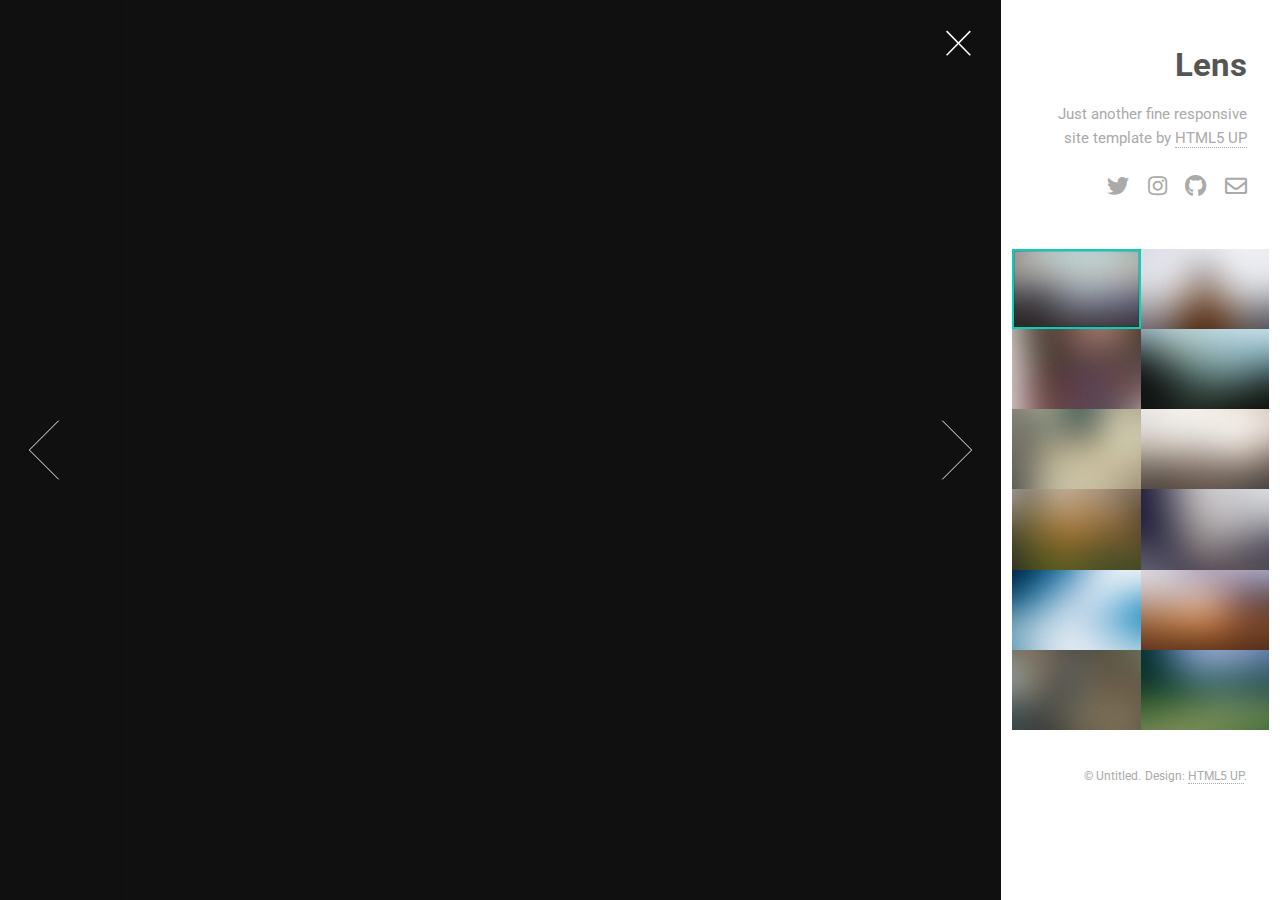
<file: 地中海風/index.html>
<!DOCTYPE HTML>
<!--
	Lens by HTML5 UP
	html5up.net | @ajlkn
	Free for personal and commercial use under the CCA 3.0 license (html5up.net/license)
-->
<html>
	<head>
		<title>Lens by HTML5 UP</title>
		<meta charset="utf-8" />
		<meta name="viewport" content="width=device-width, initial-scale=1, user-scalable=no" />
		<link rel="stylesheet" href="assets/css/main.css" />
		<noscript><link rel="stylesheet" href="assets/css/noscript.css" /></noscript>
	</head>
	<body class="is-preload-0 is-preload-1 is-preload-2">

		<!-- Main -->
			<div id="main">

				<!-- Header -->
					<header id="header">
						<h1>Lens</h1>
						<p>Just another fine responsive site template by <a href="http://html5up.net">HTML5 UP</a></p>
						<ul class="icons">
							<li><a href="#" class="icon brands fa-twitter"><span class="label">Twitter</span></a></li>
							<li><a href="#" class="icon brands fa-instagram"><span class="label">Instagram</span></a></li>
							<li><a href="#" class="icon brands fa-github"><span class="label">Github</span></a></li>
							<li><a href="#" class="icon fa-envelope"><span class="label">Email</span></a></li>
						</ul>
					</header>

				<!-- Thumbnail -->
					<section id="thumbnails">
						<article>
							<a class="thumbnail" href="images/fulls/01.jpg" data-position="left center"><img src="images/thumbs/01.jpg" alt="" /></a>
							<h2>Diam tempus accumsan</h2>
							<p>Lorem ipsum dolor sit amet, consectetur adipiscing elit.</p>
						</article>
						<article>
							<a class="thumbnail" href="images/fulls/02.jpg"><img src="images/thumbs/02.jpg" alt="" /></a>
							<h2>Vivamus convallis libero</h2>
							<p>Sed velit lacus, laoreet at venenatis convallis in lorem tincidunt.</p>
						</article>
						<article>
							<a class="thumbnail" href="images/fulls/03.jpg" data-position="top center"><img src="images/thumbs/03.jpg" alt="" /></a>
							<h2>Nec accumsan enim felis</h2>
							<p>Maecenas eleifend tellus ut turpis eleifend, vitae pretium faucibus.</p>
						</article>
						<article>
							<a class="thumbnail" href="images/fulls/04.jpg"><img src="images/thumbs/04.jpg" alt="" /></a>
							<h2>Donec maximus nisi eget</h2>
							<p>Tristique in nulla vel congue. Sed sociis natoque parturient nascetur.</p>
						</article>
						<article>
							<a class="thumbnail" href="images/fulls/05.jpg" data-position="top center"><img src="images/thumbs/05.jpg" alt="" /></a>
							<h2>Nullam vitae nunc vulputate</h2>
							<p>In pellentesque cursus velit id posuere. Donec vehicula nulla.</p>
						</article>
						<article>
							<a class="thumbnail" href="images/fulls/06.jpg"><img src="images/thumbs/06.jpg" alt="" /></a>
							<h2>Phasellus magna faucibus</h2>
							<p>Nulla dignissim libero maximus tellus varius dictum ut posuere magna.</p>
						</article>
						<article>
							<a class="thumbnail" href="images/fulls/07.jpg"><img src="images/thumbs/07.jpg" alt="" /></a>
							<h2>Proin quis mauris</h2>
							<p>Etiam ultricies, lorem quis efficitur porttitor, facilisis ante orci urna.</p>
						</article>
						<article>
							<a class="thumbnail" href="images/fulls/08.jpg"><img src="images/thumbs/08.jpg" alt="" /></a>
							<h2>Gravida quis varius enim</h2>
							<p>Nunc egestas congue lorem. Nullam dictum placerat ex sapien tortor mattis.</p>
						</article>
						<article>
							<a class="thumbnail" href="images/fulls/09.jpg"><img src="images/thumbs/09.jpg" alt="" /></a>
							<h2>Morbi eget vitae adipiscing</h2>
							<p>In quis vulputate dui. Maecenas metus elit, dictum praesent lacinia lacus.</p>
						</article>
						<article>
							<a class="thumbnail" href="images/fulls/10.jpg"><img src="images/thumbs/10.jpg" alt="" /></a>
							<h2>Habitant tristique senectus</h2>
							<p>Vestibulum ante ipsum primis in faucibus orci luctus ac tincidunt dolor.</p>
						</article>
						<article>
							<a class="thumbnail" href="images/fulls/11.jpg"><img src="images/thumbs/11.jpg" alt="" /></a>
							<h2>Pharetra ex non faucibus</h2>
							<p>Ut sed magna euismod leo laoreet congue. Fusce congue enim ultricies.</p>
						</article>
						<article>
							<a class="thumbnail" href="images/fulls/12.jpg"><img src="images/thumbs/12.jpg" alt="" /></a>
							<h2>Mattis lorem sodales</h2>
							<p>Feugiat auctor leo massa, nec vestibulum nisl erat faucibus, rutrum nulla.</p>
						</article>
					</section>

				<!-- Footer -->
					<footer id="footer">
						<ul class="copyright">
							<li>&copy; Untitled.</li><li>Design: <a href="http://html5up.net">HTML5 UP</a>.</li>
						</ul>
					</footer>

			</div>

		<!-- Scripts -->
			<script src="assets/js/jquery.min.js"></script>
			<script src="assets/js/browser.min.js"></script>
			<script src="assets/js/breakpoints.min.js"></script>
			<script src="assets/js/main.js"></script>

	</body>
</html>
</file>
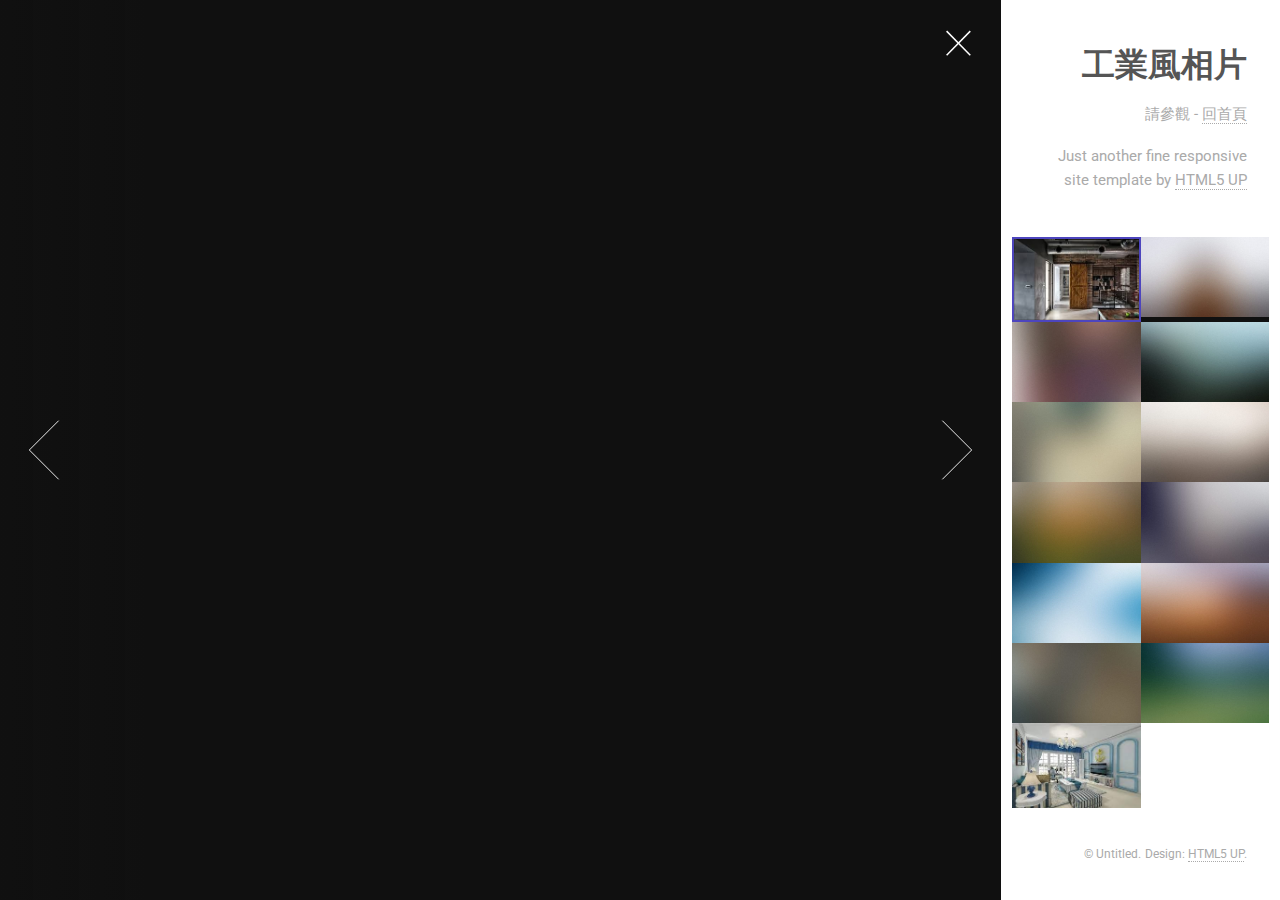
<file: 工業風/index.html>
<!DOCTYPE HTML>
<!--
	Lens by HTML5 UP
	html5up.net | @ajlkn
	Free for personal and commercial use under the CCA 3.0 license (html5up.net/license)
-->
<html>
	<head>
		<title>Lens by HTML5 UP</title>
		<meta charset="utf-8" />
		<meta name="viewport" content="width=device-width, initial-scale=1, user-scalable=no" />
		<link rel="stylesheet" href="assets/css/main.css" />
		<noscript><link rel="stylesheet" href="assets/css/noscript.css" /></noscript>
	</head>
	<body class="is-preload-0 is-preload-1 is-preload-2">

		<!-- Main -->
			<div id="main">

				<!-- Header -->
					<header id="header">
						<h1>工業風相片</h1>
						<p>請參觀 -  <a href="..\index.html">回首頁</a></p>
						<p>Just another fine responsive site template by <a href="http://html5up.net">HTML5 UP</a></p>
						<!-- <ul class="icons">
							<li><a href="#" class="icon brands fa-twitter"><span class="label">Twitter</span></a></li>
							<li><a href="#" class="icon brands fa-instagram"><span class="label">Instagram</span></a></li>
							<li><a href="#" class="icon brands fa-github"><span class="label">Github</span></a></li>
							<li><a href="#" class="icon fa-envelope"><span class="label">Email</span></a></li>
						</ul> -->
					</header>

				<!-- Thumbnail -->
					<section id="thumbnails">
						<article>
							<a class="thumbnail" href="images/fulls/01.jpg" data-position="left center"><img src="images/thumbs/01.jpg" alt="" /></a>
							<h2>Diam tempus accumsan</h2>
							<p>Lorem ipsum dolor sit amet, consectetur adipiscing elit.</p>
						</article>
						<article>
							<a class="thumbnail" href="images/fulls/02.jpg"><img src="images/thumbs/02.jpg" alt="" /></a>
							<h2>Vivamus convallis libero</h2>
							<p>Sed velit lacus, laoreet at venenatis convallis in lorem tincidunt.</p>
						</article>
						<article>
							<a class="thumbnail" href="images/fulls/03.jpg" data-position="top center"><img src="images/thumbs/03.jpg" alt="" /></a>
							<h2>Nec accumsan enim felis</h2>
							<p>Maecenas eleifend tellus ut turpis eleifend, vitae pretium faucibus.</p>
						</article>
						<article>
							<a class="thumbnail" href="images/fulls/04.jpg"><img src="images/thumbs/04.jpg" alt="" /></a>
							<h2>Donec maximus nisi eget</h2>
							<p>Tristique in nulla vel congue. Sed sociis natoque parturient nascetur.</p>
						</article>
						<article>
							<a class="thumbnail" href="images/fulls/05.jpg" data-position="top center"><img src="images/thumbs/05.jpg" alt="" /></a>
							<h2>Nullam vitae nunc vulputate</h2>
							<p>In pellentesque cursus velit id posuere. Donec vehicula nulla.</p>
						</article>
						<article>
							<a class="thumbnail" href="images/fulls/06.jpg"><img src="images/thumbs/06.jpg" alt="" /></a>
							<h2>Phasellus magna faucibus</h2>
							<p>Nulla dignissim libero maximus tellus varius dictum ut posuere magna.</p>
						</article>
						<article>
							<a class="thumbnail" href="images/fulls/07.jpg"><img src="images/thumbs/07.jpg" alt="" /></a>
							<h2>Proin quis mauris</h2>
							<p>Etiam ultricies, lorem quis efficitur porttitor, facilisis ante orci urna.</p>
						</article>
						<article>
							<a class="thumbnail" href="images/fulls/08.jpg"><img src="images/thumbs/08.jpg" alt="" /></a>
							<h2>Gravida quis varius enim</h2>
							<p>Nunc egestas congue lorem. Nullam dictum placerat ex sapien tortor mattis.</p>
						</article>
						<article>
							<a class="thumbnail" href="images/fulls/09.jpg"><img src="images/thumbs/09.jpg" alt="" /></a>
							<h2>Morbi eget vitae adipiscing</h2>
							<p>In quis vulputate dui. Maecenas metus elit, dictum praesent lacinia lacus.</p>
						</article>
						<article>
							<a class="thumbnail" href="images/fulls/10.jpg"><img src="images/thumbs/10.jpg" alt="" /></a>
							<h2>Habitant tristique senectus</h2>
							<p>Vestibulum ante ipsum primis in faucibus orci luctus ac tincidunt dolor.</p>
						</article>
						<article>
							<a class="thumbnail" href="images/fulls/11.jpg"><img src="images/thumbs/11.jpg" alt="" /></a>
							<h2>Pharetra ex non faucibus</h2>
							<p>Ut sed magna euismod leo laoreet congue. Fusce congue enim ultricies.</p>
						</article>
						<article>
							<a class="thumbnail" href="images/fulls/12.jpg"><img src="images/thumbs/12.jpg" alt="" /></a>
							<h2>Mattis lorem sodales</h2>
							<p>Feugiat auctor leo massa, nec vestibulum nisl erat faucibus, rutrum nulla.</p>
						</article>
						<article>
							<a class="thumbnail" href="images/fulls/13.jpg"><img src="images/thumbs/13.jpg" alt="" /></a>
							<h2>Mattis lorem sodales</h2>
							<p>Feugiat auctor leo massa, nec vestibulum nisl erat faucibus, rutrum nulla.</p>
						</article>
	
					</section>

				<!-- Footer -->
					<footer id="footer">
						<ul class="copyright">
							<li>&copy; Untitled.</li><li>Design: <a href="http://html5up.net">HTML5 UP</a>.</li>
						</ul>
					</footer>

			</div>

		<!-- Scripts -->
			<script src="assets/js/jquery.min.js"></script>
			<script src="assets/js/browser.min.js"></script>
			<script src="assets/js/breakpoints.min.js"></script>
			<script src="assets/js/main.js"></script>

	</body>
</html>
</file>
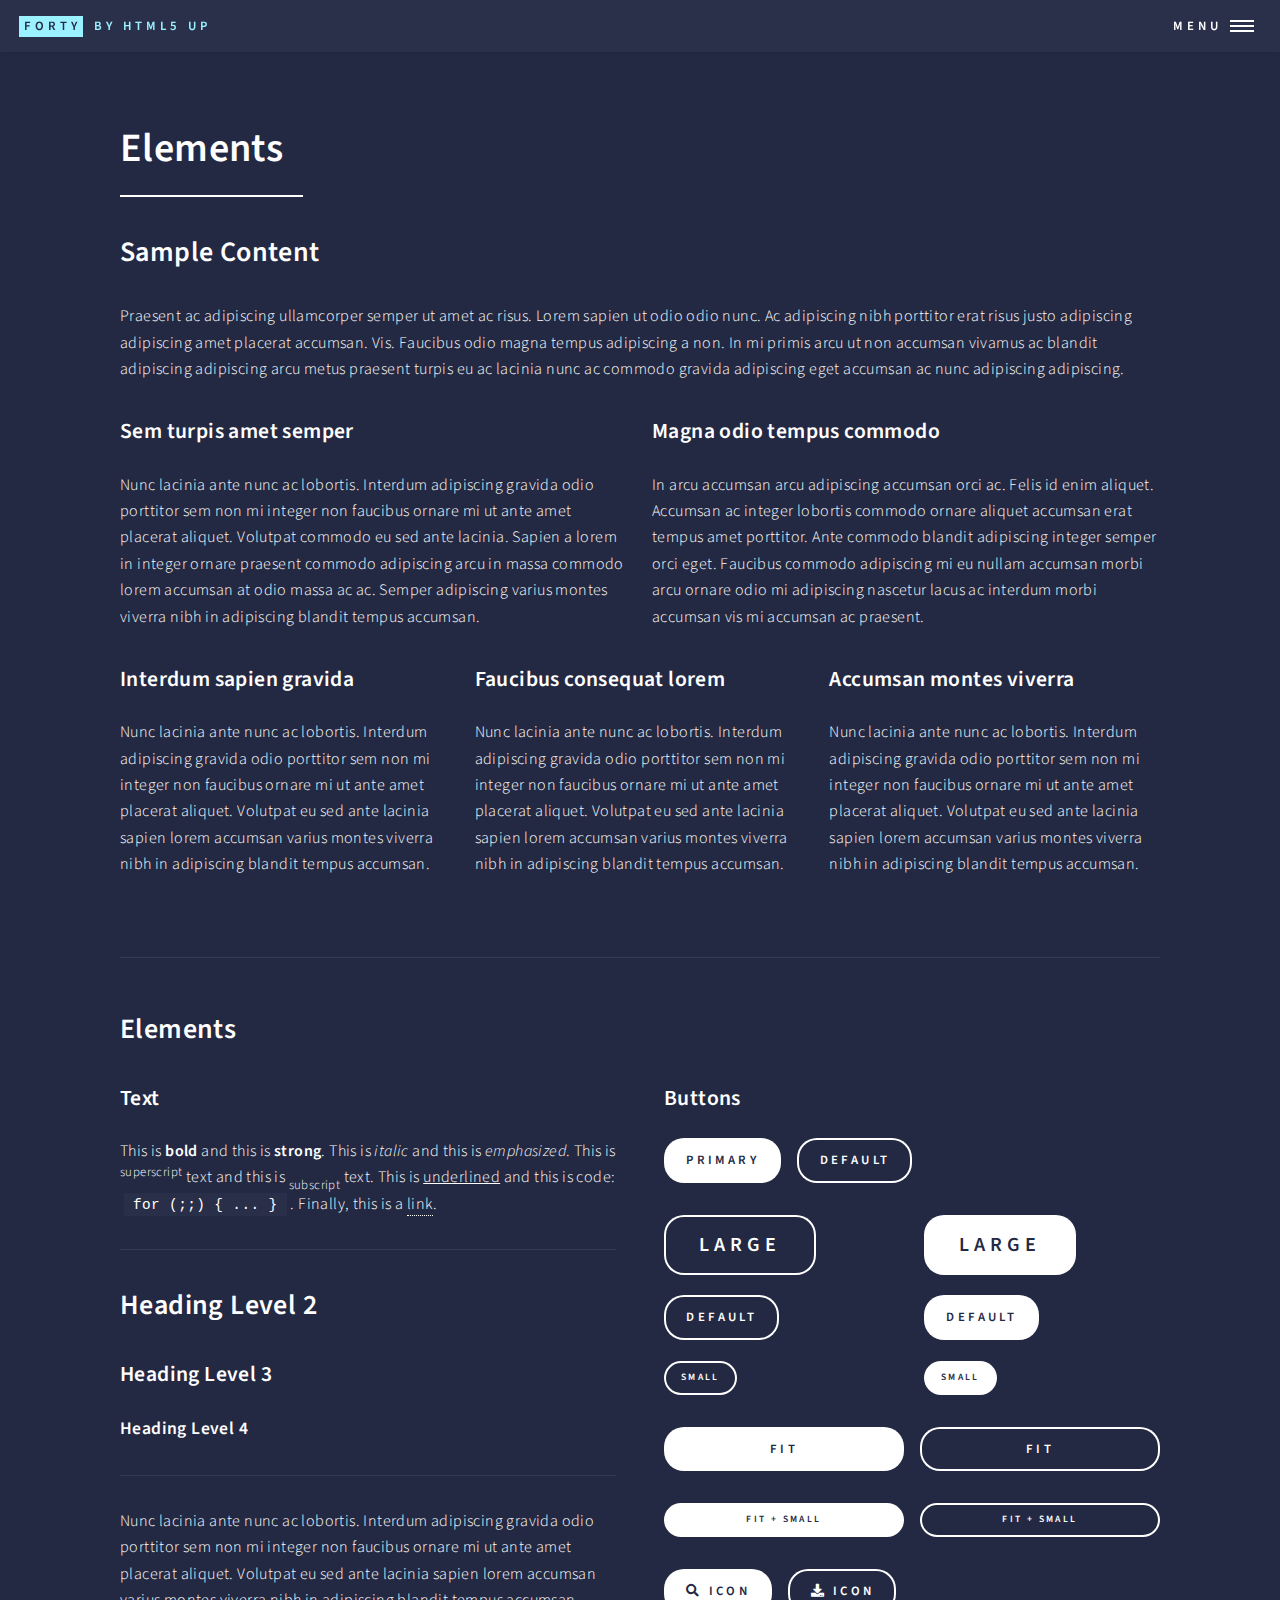
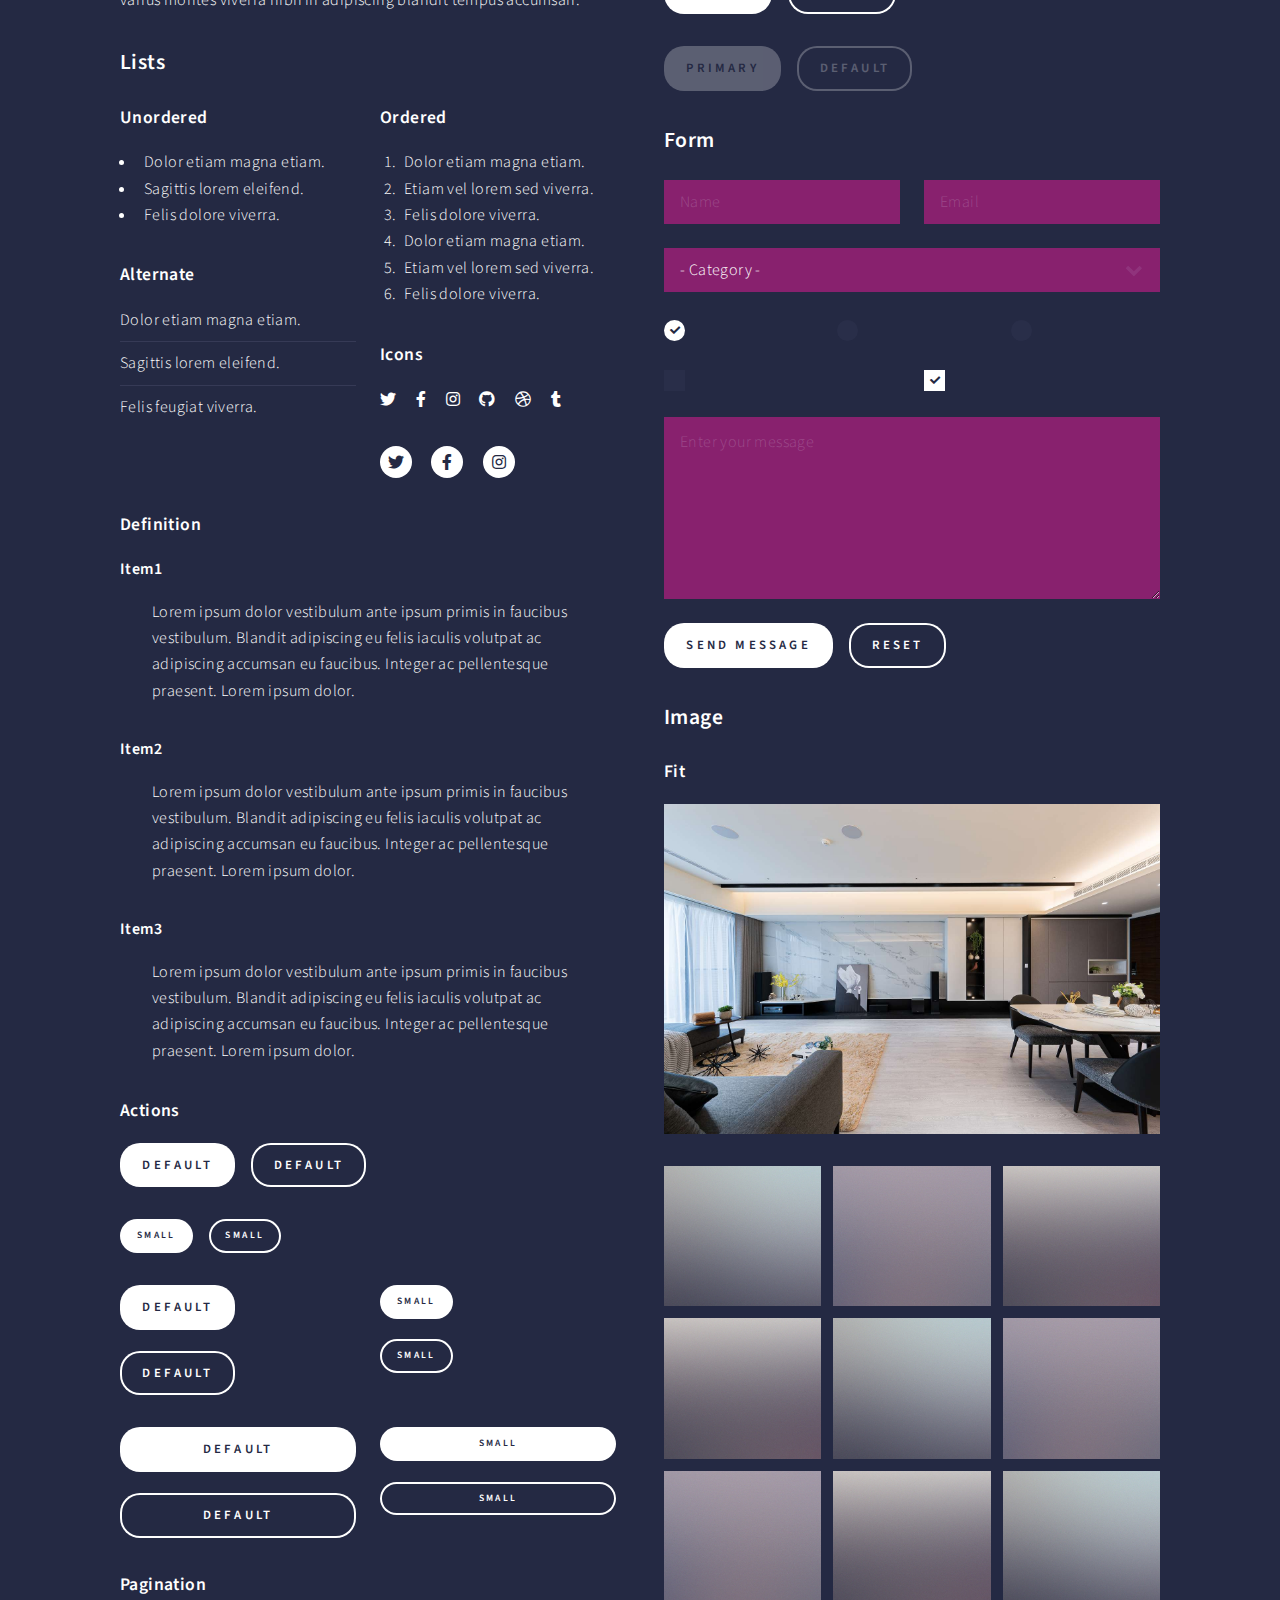
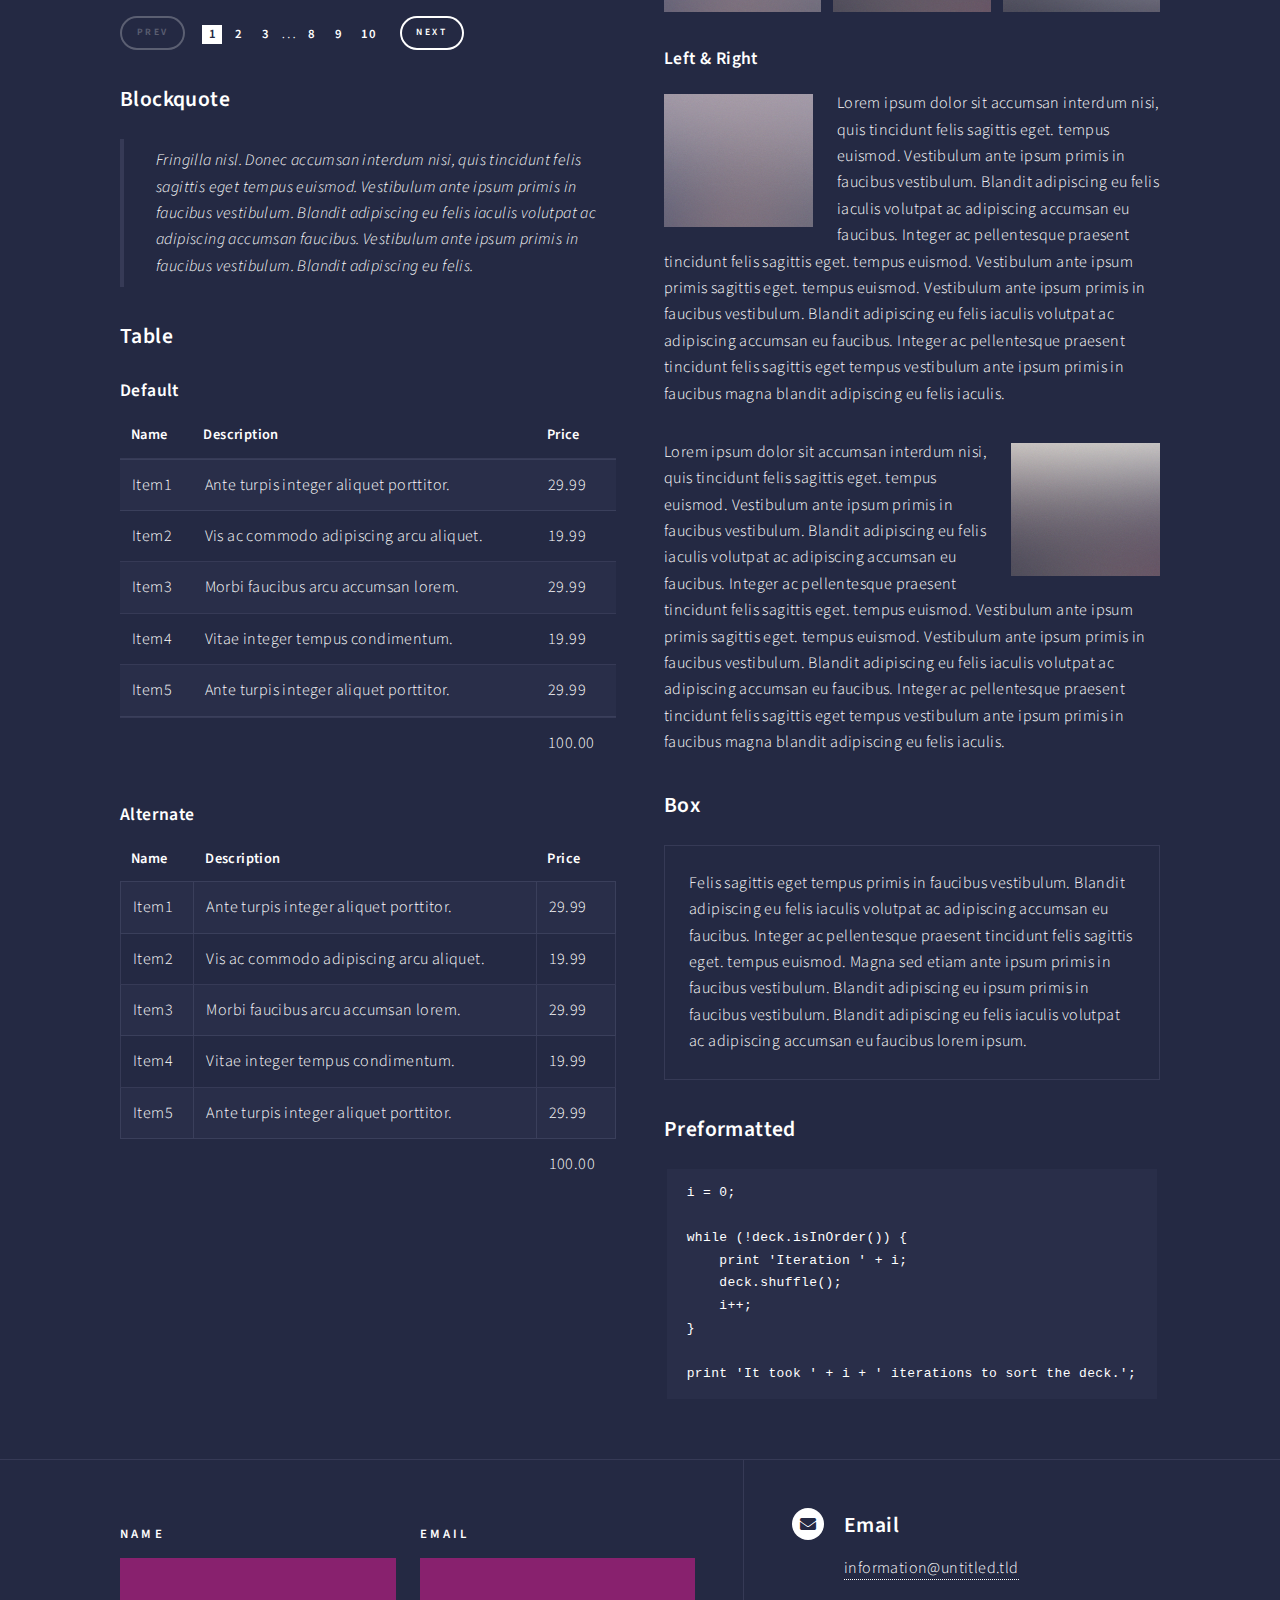
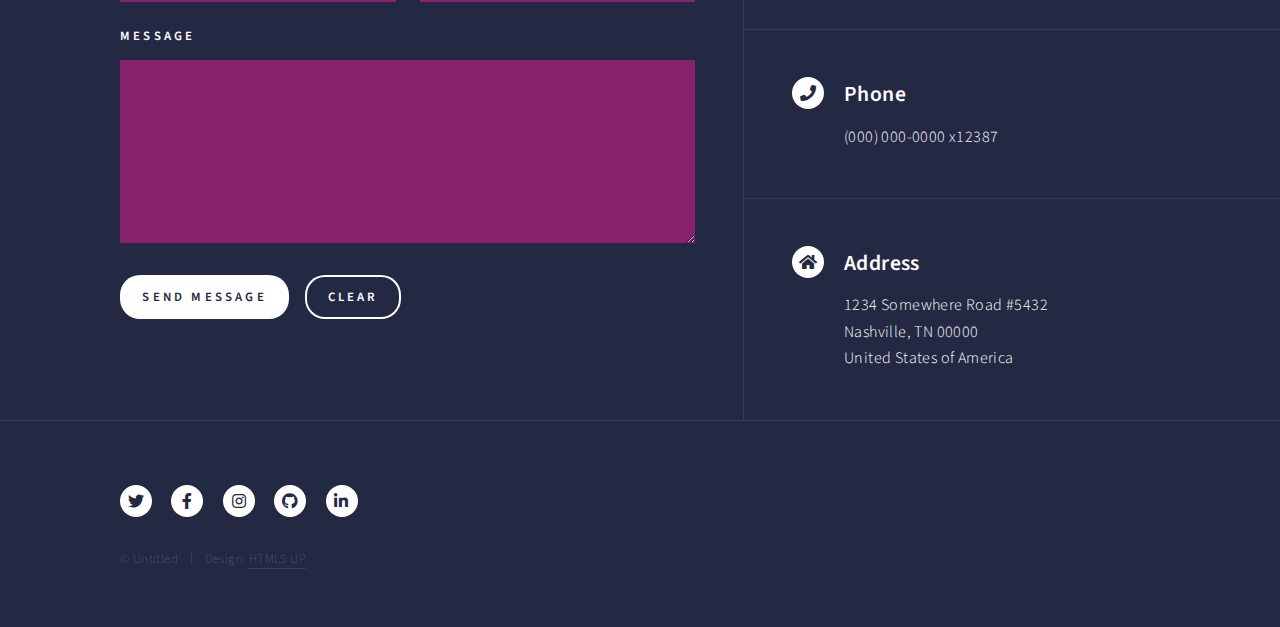
<file: elements.html>
<!DOCTYPE HTML>
<!--
	Forty by HTML5 UP
	html5up.net | @ajlkn
	Free for personal and commercial use under the CCA 3.0 license (html5up.net/license)
-->
<html>
	<head>
		<title>Elements - Forty by HTML5 UP</title>
		<meta charset="utf-8" />
		<meta name="viewport" content="width=device-width, initial-scale=1, user-scalable=no" />
		<link rel="stylesheet" href="assets/css/main.css" />
		<noscript><link rel="stylesheet" href="assets/css/noscript.css" /></noscript>
	</head>
	<body class="is-preload">

		<!-- Wrapper -->
			<div id="wrapper">

				<!-- Header -->
					<header id="header">
						<a href="index.html" class="logo"><strong>Forty</strong> <span>by HTML5 UP</span></a>
						<nav>
							<a href="#menu">Menu</a>
						</nav>
					</header>

				<!-- Menu -->
					<nav id="menu">
						<ul class="links">
							<li><a href="index.html">Home</a></li>
							<li><a href="landing.html">Landing</a></li>
							<li><a href="generic.html">Generic</a></li>
							<li><a href="elements.html">Elements</a></li>
						</ul>
						<ul class="actions stacked">
							<li><a href="#" class="button primary fit">Get Started</a></li>
							<li><a href="#" class="button fit">Log In</a></li>
						</ul>
					</nav>

				<!-- Main -->
					<div id="main" class="alt">

						<!-- One -->
							<section id="one">
								<div class="inner">
									<header class="major">
										<h1>Elements</h1>
									</header>

									<!-- Content -->
										<h2 id="content">Sample Content</h2>
										<p>Praesent ac adipiscing ullamcorper semper ut amet ac risus. Lorem sapien ut odio odio nunc. Ac adipiscing nibh porttitor erat risus justo adipiscing adipiscing amet placerat accumsan. Vis. Faucibus odio magna tempus adipiscing a non. In mi primis arcu ut non accumsan vivamus ac blandit adipiscing adipiscing arcu metus praesent turpis eu ac lacinia nunc ac commodo gravida adipiscing eget accumsan ac nunc adipiscing adipiscing.</p>
										<div class="row">
											<div class="col-6 col-12-small">
												<h3>Sem turpis amet semper</h3>
												<p>Nunc lacinia ante nunc ac lobortis. Interdum adipiscing gravida odio porttitor sem non mi integer non faucibus ornare mi ut ante amet placerat aliquet. Volutpat commodo eu sed ante lacinia. Sapien a lorem in integer ornare praesent commodo adipiscing arcu in massa commodo lorem accumsan at odio massa ac ac. Semper adipiscing varius montes viverra nibh in adipiscing blandit tempus accumsan.</p>
											</div>
											<div class="col-6 col-12-small">
												<h3>Magna odio tempus commodo</h3>
												<p>In arcu accumsan arcu adipiscing accumsan orci ac. Felis id enim aliquet. Accumsan ac integer lobortis commodo ornare aliquet accumsan erat tempus amet porttitor. Ante commodo blandit adipiscing integer semper orci eget. Faucibus commodo adipiscing mi eu nullam accumsan morbi arcu ornare odio mi adipiscing nascetur lacus ac interdum morbi accumsan vis mi accumsan ac praesent.</p>
											</div>
											<!-- Break -->
											<div class="col-4 col-12-medium">
												<h3>Interdum sapien gravida</h3>
												<p>Nunc lacinia ante nunc ac lobortis. Interdum adipiscing gravida odio porttitor sem non mi integer non faucibus ornare mi ut ante amet placerat aliquet. Volutpat eu sed ante lacinia sapien lorem accumsan varius montes viverra nibh in adipiscing blandit tempus accumsan.</p>
											</div>
											<div class="col-4 col-12-medium">
												<h3>Faucibus consequat lorem</h3>
												<p>Nunc lacinia ante nunc ac lobortis. Interdum adipiscing gravida odio porttitor sem non mi integer non faucibus ornare mi ut ante amet placerat aliquet. Volutpat eu sed ante lacinia sapien lorem accumsan varius montes viverra nibh in adipiscing blandit tempus accumsan.</p>
											</div>
											<div class="col-4 col-12-medium">
												<h3>Accumsan montes viverra</h3>
												<p>Nunc lacinia ante nunc ac lobortis. Interdum adipiscing gravida odio porttitor sem non mi integer non faucibus ornare mi ut ante amet placerat aliquet. Volutpat eu sed ante lacinia sapien lorem accumsan varius montes viverra nibh in adipiscing blandit tempus accumsan.</p>
											</div>
										</div>

									<hr class="major" />

									<!-- Elements -->
										<h2 id="elements">Elements</h2>
										<div class="row gtr-200">
											<div class="col-6 col-12-medium">

												<!-- Text stuff -->
													<h3>Text</h3>
													<p>This is <b>bold</b> and this is <strong>strong</strong>. This is <i>italic</i> and this is <em>emphasized</em>.
													This is <sup>superscript</sup> text and this is <sub>subscript</sub> text.
													This is <u>underlined</u> and this is code: <code>for (;;) { ... }</code>.
													Finally, this is a <a href="#">link</a>.</p>
													<hr />
													<h2>Heading Level 2</h2>
													<h3>Heading Level 3</h3>
													<h4>Heading Level 4</h4>
													<hr />
													<p>Nunc lacinia ante nunc ac lobortis. Interdum adipiscing gravida odio porttitor sem non mi integer non faucibus ornare mi ut ante amet placerat aliquet. Volutpat eu sed ante lacinia sapien lorem accumsan varius montes viverra nibh in adipiscing blandit tempus accumsan.</p>

												<!-- Lists -->
													<h3>Lists</h3>
													<div class="row">
														<div class="col-6 col-12-small">

															<h4>Unordered</h4>
															<ul>
																<li>Dolor etiam magna etiam.</li>
																<li>Sagittis lorem eleifend.</li>
																<li>Felis dolore viverra.</li>
															</ul>

															<h4>Alternate</h4>
															<ul class="alt">
																<li>Dolor etiam magna etiam.</li>
																<li>Sagittis lorem eleifend.</li>
																<li>Felis feugiat viverra.</li>
															</ul>

														</div>
														<div class="col-6 col-12-small">

															<h4>Ordered</h4>
															<ol>
																<li>Dolor etiam magna etiam.</li>
																<li>Etiam vel lorem sed viverra.</li>
																<li>Felis dolore viverra.</li>
																<li>Dolor etiam magna etiam.</li>
																<li>Etiam vel lorem sed viverra.</li>
																<li>Felis dolore viverra.</li>
															</ol>

															<h4>Icons</h4>
															<ul class="icons">
																<li><a href="#" class="icon brands fa-twitter"><span class="label">Twitter</span></a></li>
																<li><a href="#" class="icon brands fa-facebook-f"><span class="label">Facebook</span></a></li>
																<li><a href="#" class="icon brands fa-instagram"><span class="label">Instagram</span></a></li>
																<li><a href="#" class="icon brands fa-github"><span class="label">Github</span></a></li>
																<li><a href="#" class="icon brands fa-dribbble"><span class="label">Dribbble</span></a></li>
																<li><a href="#" class="icon brands fa-tumblr"><span class="label">Tumblr</span></a></li>
															</ul>
															<ul class="icons">
																<li><a href="#" class="icon brands alt fa-twitter"><span class="label">Twitter</span></a></li>
																<li><a href="#" class="icon brands alt fa-facebook-f"><span class="label">Facebook</span></a></li>
																<li><a href="#" class="icon brands alt fa-instagram"><span class="label">Instagram</span></a></li>
															</ul>

														</div>
													</div>
													<h4>Definition</h4>
													<dl>
														<dt>Item1</dt>
														<dd>
															<p>Lorem ipsum dolor vestibulum ante ipsum primis in faucibus vestibulum. Blandit adipiscing eu felis iaculis volutpat ac adipiscing accumsan eu faucibus. Integer ac pellentesque praesent. Lorem ipsum dolor.</p>
														</dd>
														<dt>Item2</dt>
														<dd>
															<p>Lorem ipsum dolor vestibulum ante ipsum primis in faucibus vestibulum. Blandit adipiscing eu felis iaculis volutpat ac adipiscing accumsan eu faucibus. Integer ac pellentesque praesent. Lorem ipsum dolor.</p>
														</dd>
														<dt>Item3</dt>
														<dd>
															<p>Lorem ipsum dolor vestibulum ante ipsum primis in faucibus vestibulum. Blandit adipiscing eu felis iaculis volutpat ac adipiscing accumsan eu faucibus. Integer ac pellentesque praesent. Lorem ipsum dolor.</p>
														</dd>
													</dl>

													<h4>Actions</h4>
													<ul class="actions">
														<li><a href="#" class="button primary">Default</a></li>
														<li><a href="#" class="button">Default</a></li>
													</ul>
													<ul class="actions small">
														<li><a href="#" class="button primary small">Small</a></li>
														<li><a href="#" class="button small">Small</a></li>
													</ul>
													<div class="row">
														<div class="col-6 col-12-small">
															<ul class="actions stacked">
																<li><a href="#" class="button primary">Default</a></li>
																<li><a href="#" class="button">Default</a></li>
															</ul>
														</div>
														<div class="col-6 col-12-small">
															<ul class="actions stacked">
																<li><a href="#" class="button primary small">Small</a></li>
																<li><a href="#" class="button small">Small</a></li>
															</ul>
														</div>
														<div class="col-6 col-12-small">
															<ul class="actions stacked">
																<li><a href="#" class="button primary fit">Default</a></li>
																<li><a href="#" class="button fit">Default</a></li>
															</ul>
														</div>
														<div class="col-6 col-12-small">
															<ul class="actions stacked">
																<li><a href="#" class="button primary small fit">Small</a></li>
																<li><a href="#" class="button small fit">Small</a></li>
															</ul>
														</div>
													</div>

													<h4>Pagination</h4>
													<ul class="pagination">
														<li><span class="button small disabled">Prev</span></li>
														<li><a href="#" class="page active">1</a></li>
														<li><a href="#" class="page">2</a></li>
														<li><a href="#" class="page">3</a></li>
														<li><span>&hellip;</span></li>
														<li><a href="#" class="page">8</a></li>
														<li><a href="#" class="page">9</a></li>
														<li><a href="#" class="page">10</a></li>
														<li><a href="#" class="button small">Next</a></li>
													</ul>

												<!-- Blockquote -->
													<h3>Blockquote</h3>
													<blockquote>Fringilla nisl. Donec accumsan interdum nisi, quis tincidunt felis sagittis eget tempus euismod. Vestibulum ante ipsum primis in faucibus vestibulum. Blandit adipiscing eu felis iaculis volutpat ac adipiscing accumsan faucibus. Vestibulum ante ipsum primis in faucibus vestibulum. Blandit adipiscing eu felis.</blockquote>

												<!-- Table -->
													<h3>Table</h3>

													<h4>Default</h4>
													<div class="table-wrapper">
														<table>
															<thead>
																<tr>
																	<th>Name</th>
																	<th>Description</th>
																	<th>Price</th>
																</tr>
															</thead>
															<tbody>
																<tr>
																	<td>Item1</td>
																	<td>Ante turpis integer aliquet porttitor.</td>
																	<td>29.99</td>
																</tr>
																<tr>
																	<td>Item2</td>
																	<td>Vis ac commodo adipiscing arcu aliquet.</td>
																	<td>19.99</td>
																</tr>
																<tr>
																	<td>Item3</td>
																	<td> Morbi faucibus arcu accumsan lorem.</td>
																	<td>29.99</td>
																</tr>
																<tr>
																	<td>Item4</td>
																	<td>Vitae integer tempus condimentum.</td>
																	<td>19.99</td>
																</tr>
																<tr>
																	<td>Item5</td>
																	<td>Ante turpis integer aliquet porttitor.</td>
																	<td>29.99</td>
																</tr>
															</tbody>
															<tfoot>
																<tr>
																	<td colspan="2"></td>
																	<td>100.00</td>
																</tr>
															</tfoot>
														</table>
													</div>

													<h4>Alternate</h4>
													<div class="table-wrapper">
														<table class="alt">
															<thead>
																<tr>
																	<th>Name</th>
																	<th>Description</th>
																	<th>Price</th>
																</tr>
															</thead>
															<tbody>
																<tr>
																	<td>Item1</td>
																	<td>Ante turpis integer aliquet porttitor.</td>
																	<td>29.99</td>
																</tr>
																<tr>
																	<td>Item2</td>
																	<td>Vis ac commodo adipiscing arcu aliquet.</td>
																	<td>19.99</td>
																</tr>
																<tr>
																	<td>Item3</td>
																	<td> Morbi faucibus arcu accumsan lorem.</td>
																	<td>29.99</td>
																</tr>
																<tr>
																	<td>Item4</td>
																	<td>Vitae integer tempus condimentum.</td>
																	<td>19.99</td>
																</tr>
																<tr>
																	<td>Item5</td>
																	<td>Ante turpis integer aliquet porttitor.</td>
																	<td>29.99</td>
																</tr>
															</tbody>
															<tfoot>
																<tr>
																	<td colspan="2"></td>
																	<td>100.00</td>
																</tr>
															</tfoot>
														</table>
													</div>

											</div>
											<div class="col-6 col-12-medium">

												<!-- Buttons -->
													<h3>Buttons</h3>
													<ul class="actions">
														<li><a href="#" class="button primary">Primary</a></li>
														<li><a href="#" class="button">Default</a></li>
													</ul>
													<div class="row">
														<div class="col-6 col-12-xsmall">
															<ul class="actions stacked">
																<li><a href="#" class="button large">Large</a></li>
																<li><a href="#" class="button">Default</a></li>
																<li><a href="#" class="button small">Small</a></li>
															</ul>
														</div>
														<div class="col-6 col-12-xsmall">
															<ul class="actions stacked">
																<li><a href="#" class="button primary large">Large</a></li>
																<li><a href="#" class="button primary">Default</a></li>
																<li><a href="#" class="button primary small">Small</a></li>
															</ul>
														</div>
													</div>
													<ul class="actions fit">
														<li><a href="#" class="button primary fit">Fit</a></li>
														<li><a href="#" class="button fit">Fit</a></li>
													</ul>
													<ul class="actions fit small">
														<li><a href="#" class="button primary fit small">Fit + Small</a></li>
														<li><a href="#" class="button fit small">Fit + Small</a></li>
													</ul>
													<ul class="actions">
														<li><a href="#" class="button primary icon solid fa-search">Icon</a></li>
														<li><a href="#" class="button icon solid fa-download">Icon</a></li>
													</ul>
													<ul class="actions">
														<li><span class="button primary disabled">Primary</span></li>
														<li><span class="button disabled">Default</span></li>
													</ul>

												<!-- Form -->
													<h3>Form</h3>

													<form method="post" action="#">
														<div class="row gtr-uniform">
															<div class="col-6 col-12-xsmall">
																<input type="text" name="demo-name" id="demo-name" value="" placeholder="Name" />
															</div>
															<div class="col-6 col-12-xsmall">
																<input type="email" name="demo-email" id="demo-email" value="" placeholder="Email" />
															</div>
															<!-- Break -->
															<div class="col-12">
																<select name="demo-category" id="demo-category">
																	<option value="">- Category -</option>
																	<option value="1">Manufacturing</option>
																	<option value="1">Shipping</option>
																	<option value="1">Administration</option>
																	<option value="1">Human Resources</option>
																</select>
															</div>
															<!-- Break -->
															<div class="col-4 col-12-small">
																<input type="radio" id="demo-priority-low" name="demo-priority" checked>
																<label for="demo-priority-low">Low</label>
															</div>
															<div class="col-4 col-12-small">
																<input type="radio" id="demo-priority-normal" name="demo-priority">
																<label for="demo-priority-normal">Normal</label>
															</div>
															<div class="col-4 col-12-small">
																<input type="radio" id="demo-priority-high" name="demo-priority">
																<label for="demo-priority-high">High</label>
															</div>
															<!-- Break -->
															<div class="col-6 col-12-small">
																<input type="checkbox" id="demo-copy" name="demo-copy">
																<label for="demo-copy">Email me a copy</label>
															</div>
															<div class="col-6 col-12-small">
																<input type="checkbox" id="demo-human" name="demo-human" checked>
																<label for="demo-human">I am a human</label>
															</div>
															<!-- Break -->
															<div class="col-12">
																<textarea name="demo-message" id="demo-message" placeholder="Enter your message" rows="6"></textarea>
															</div>
															<!-- Break -->
															<div class="col-12">
																<ul class="actions">
																	<li><input type="submit" value="Send Message" class="primary" /></li>
																	<li><input type="reset" value="Reset" /></li>
																</ul>
															</div>
														</div>
													</form>

												<!-- Image -->
													<h3>Image</h3>

													<h4>Fit</h4>
													<span class="image fit"><img src="images/pic03.jpg" alt="" /></span>
													<div class="box alt">
														<div class="row gtr-50 gtr-uniform">
															<div class="col-4"><span class="image fit"><img src="images/pic08.jpg" alt="" /></span></div>
															<div class="col-4"><span class="image fit"><img src="images/pic09.jpg" alt="" /></span></div>
															<div class="col-4"><span class="image fit"><img src="images/pic10.jpg" alt="" /></span></div>
															<!-- Break -->
															<div class="col-4"><span class="image fit"><img src="images/pic10.jpg" alt="" /></span></div>
															<div class="col-4"><span class="image fit"><img src="images/pic08.jpg" alt="" /></span></div>
															<div class="col-4"><span class="image fit"><img src="images/pic09.jpg" alt="" /></span></div>
															<!-- Break -->
															<div class="col-4"><span class="image fit"><img src="images/pic09.jpg" alt="" /></span></div>
															<div class="col-4"><span class="image fit"><img src="images/pic10.jpg" alt="" /></span></div>
															<div class="col-4"><span class="image fit"><img src="images/pic08.jpg" alt="" /></span></div>
														</div>
													</div>

													<h4>Left &amp; Right</h4>
													<p><span class="image left"><img src="images/pic09.jpg" alt="" /></span>Lorem ipsum dolor sit accumsan interdum nisi, quis tincidunt felis sagittis eget. tempus euismod. Vestibulum ante ipsum primis in faucibus vestibulum. Blandit adipiscing eu felis iaculis volutpat ac adipiscing accumsan eu faucibus. Integer ac pellentesque praesent tincidunt felis sagittis eget. tempus euismod. Vestibulum ante ipsum primis sagittis eget. tempus euismod. Vestibulum ante ipsum primis in faucibus vestibulum. Blandit adipiscing eu felis iaculis volutpat ac adipiscing accumsan eu faucibus. Integer ac pellentesque praesent tincidunt felis sagittis eget tempus vestibulum ante ipsum primis in faucibus magna blandit adipiscing eu felis iaculis.</p>
													<p><span class="image right"><img src="images/pic10.jpg" alt="" /></span>Lorem ipsum dolor sit accumsan interdum nisi, quis tincidunt felis sagittis eget. tempus euismod. Vestibulum ante ipsum primis in faucibus vestibulum. Blandit adipiscing eu felis iaculis volutpat ac adipiscing accumsan eu faucibus. Integer ac pellentesque praesent tincidunt felis sagittis eget. tempus euismod. Vestibulum ante ipsum primis sagittis eget. tempus euismod. Vestibulum ante ipsum primis in faucibus vestibulum. Blandit adipiscing eu felis iaculis volutpat ac adipiscing accumsan eu faucibus. Integer ac pellentesque praesent tincidunt felis sagittis eget tempus vestibulum ante ipsum primis in faucibus magna blandit adipiscing eu felis iaculis.</p>

												<!-- Box -->
													<h3>Box</h3>
													<div class="box">
														<p>Felis sagittis eget tempus primis in faucibus vestibulum. Blandit adipiscing eu felis iaculis volutpat ac adipiscing accumsan eu faucibus. Integer ac pellentesque praesent tincidunt felis sagittis eget. tempus euismod. Magna sed etiam ante ipsum primis in faucibus vestibulum. Blandit adipiscing eu ipsum primis in faucibus vestibulum. Blandit adipiscing eu felis iaculis volutpat ac adipiscing accumsan eu faucibus lorem ipsum.</p>
													</div>

												<!-- Preformatted Code -->
													<h3>Preformatted</h3>
													<pre><code>i = 0;

while (!deck.isInOrder()) {
    print 'Iteration ' + i;
    deck.shuffle();
    i++;
}

print 'It took ' + i + ' iterations to sort the deck.';
</code></pre>

											</div>
										</div>

								</div>
							</section>

					</div>

				<!-- Contact -->
					<section id="contact">
						<div class="inner">
							<section>
								<form method="post" action="#">
									<div class="fields">
										<div class="field half">
											<label for="name">Name</label>
											<input type="text" name="name" id="name" />
										</div>
										<div class="field half">
											<label for="email">Email</label>
											<input type="text" name="email" id="email" />
										</div>
										<div class="field">
											<label for="message">Message</label>
											<textarea name="message" id="message" rows="6"></textarea>
										</div>
									</div>
									<ul class="actions">
										<li><input type="submit" value="Send Message" class="primary" /></li>
										<li><input type="reset" value="Clear" /></li>
									</ul>
								</form>
							</section>
							<section class="split">
								<section>
									<div class="contact-method">
										<span class="icon solid alt fa-envelope"></span>
										<h3>Email</h3>
										<a href="#">information@untitled.tld</a>
									</div>
								</section>
								<section>
									<div class="contact-method">
										<span class="icon solid alt fa-phone"></span>
										<h3>Phone</h3>
										<span>(000) 000-0000 x12387</span>
									</div>
								</section>
								<section>
									<div class="contact-method">
										<span class="icon solid alt fa-home"></span>
										<h3>Address</h3>
										<span>1234 Somewhere Road #5432<br />
										Nashville, TN 00000<br />
										United States of America</span>
									</div>
								</section>
							</section>
						</div>
					</section>

				<!-- Footer -->
					<footer id="footer">
						<div class="inner">
							<ul class="icons">
								<li><a href="#" class="icon brands alt fa-twitter"><span class="label">Twitter</span></a></li>
								<li><a href="#" class="icon brands alt fa-facebook-f"><span class="label">Facebook</span></a></li>
								<li><a href="#" class="icon brands alt fa-instagram"><span class="label">Instagram</span></a></li>
								<li><a href="#" class="icon brands alt fa-github"><span class="label">GitHub</span></a></li>
								<li><a href="#" class="icon brands alt fa-linkedin-in"><span class="label">LinkedIn</span></a></li>
							</ul>
							<ul class="copyright">
								<li>&copy; Untitled</li><li>Design: <a href="https://html5up.net">HTML5 UP</a></li>
							</ul>
						</div>
					</footer>

			</div>

		<!-- Scripts -->
			<script src="assets/js/jquery.min.js"></script>
			<script src="assets/js/jquery.scrolly.min.js"></script>
			<script src="assets/js/jquery.scrollex.min.js"></script>
			<script src="assets/js/browser.min.js"></script>
			<script src="assets/js/breakpoints.min.js"></script>
			<script src="assets/js/util.js"></script>
			<script src="assets/js/main.js"></script>

	</body>
</html>
</file>
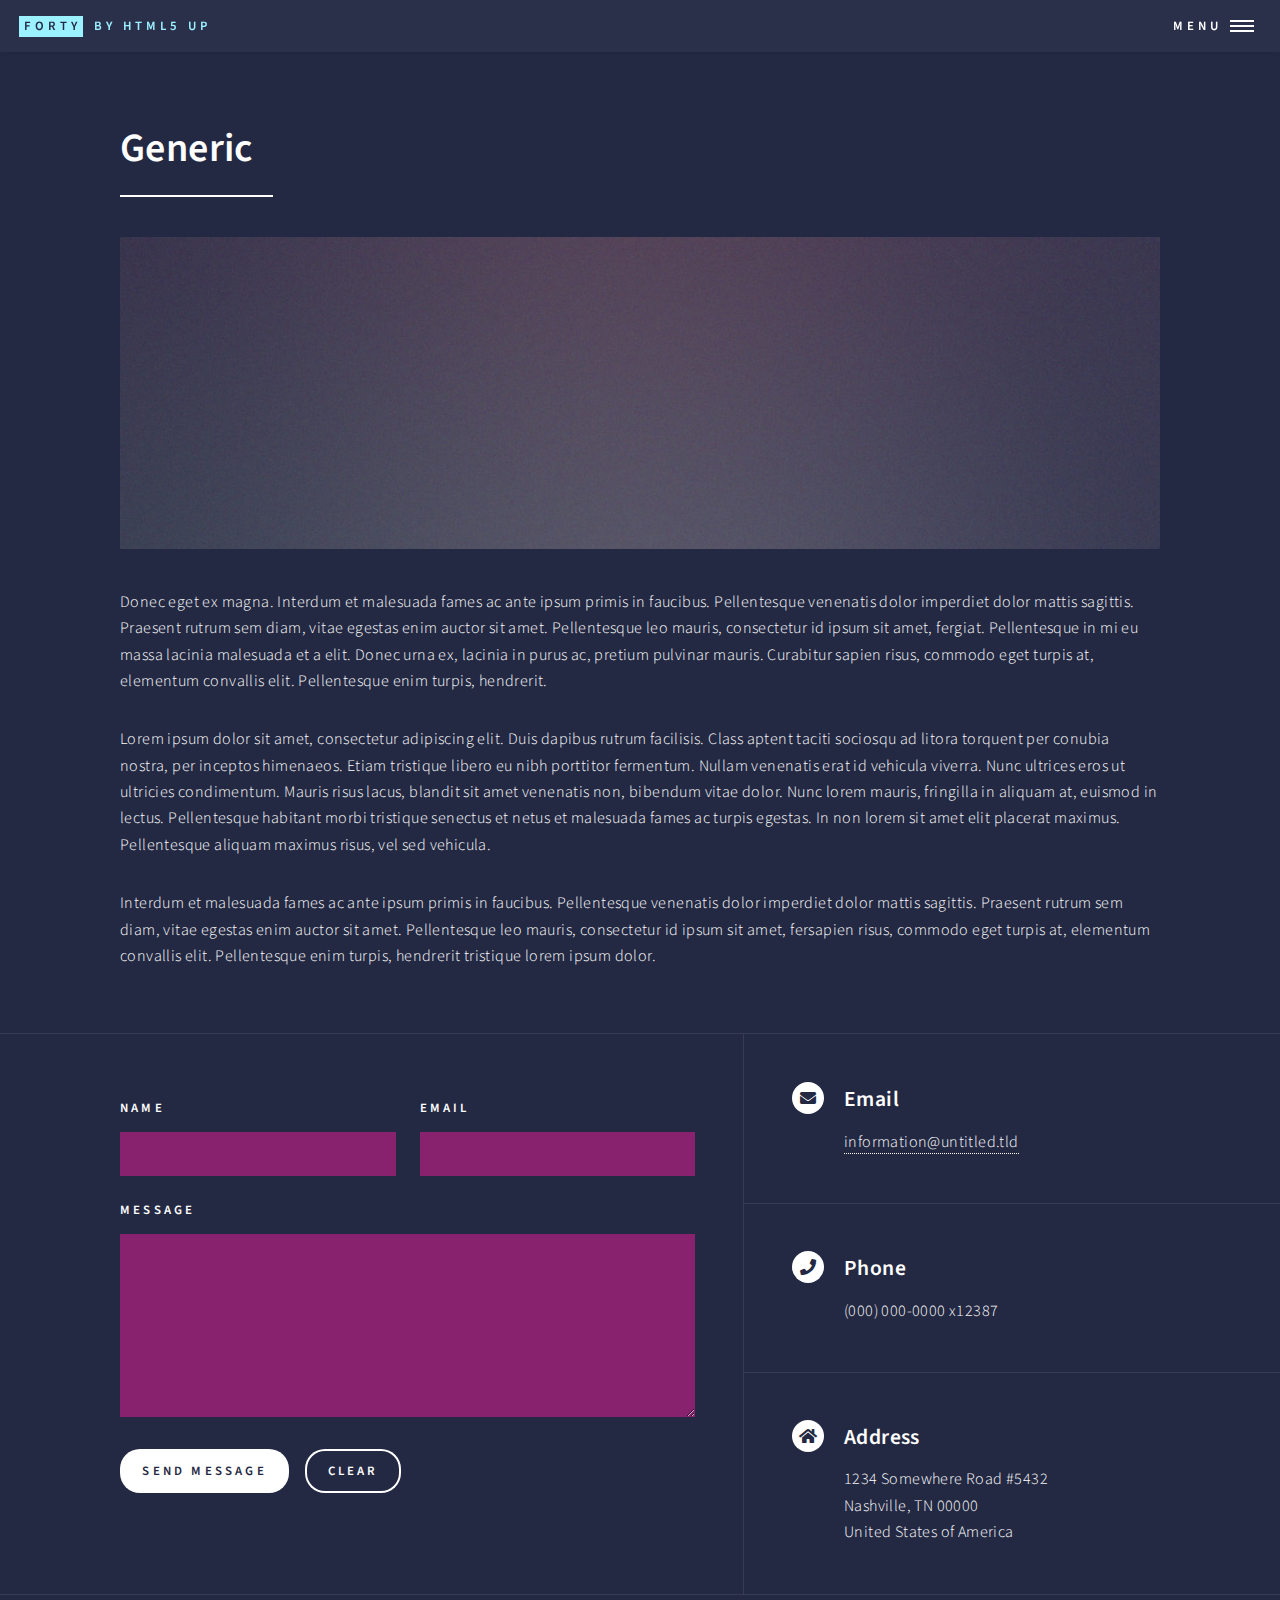
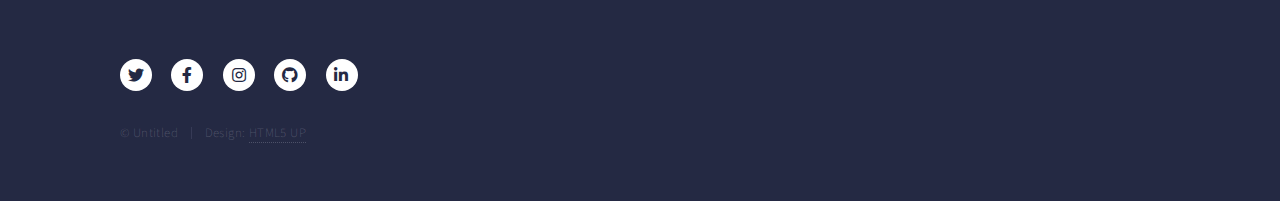
<file: generic.html>
<!DOCTYPE HTML>
<!--
	Forty by HTML5 UP
	html5up.net | @ajlkn
	Free for personal and commercial use under the CCA 3.0 license (html5up.net/license)
-->
<html>
	<head>
		<title>Generic - Forty by HTML5 UP</title>
		<meta charset="utf-8" />
		<meta name="viewport" content="width=device-width, initial-scale=1, user-scalable=no" />
		<link rel="stylesheet" href="assets/css/main.css" />
		<noscript><link rel="stylesheet" href="assets/css/noscript.css" /></noscript>
	</head>
	<body class="is-preload">

		<!-- Wrapper -->
			<div id="wrapper">

				<!-- Header -->
					<header id="header">
						<a href="index.html" class="logo"><strong>Forty</strong> <span>by HTML5 UP</span></a>
						<nav>
							<a href="#menu">Menu</a>
						</nav>
					</header>

				<!-- Menu -->
					<nav id="menu">
						<ul class="links">
							<li><a href="index.html">Home</a></li>
							<li><a href="landing.html">Landing</a></li>
							<li><a href="generic.html">Generic</a></li>
							<li><a href="elements.html">Elements</a></li>
						</ul>
						<ul class="actions stacked">
							<li><a href="#" class="button primary fit">Get Started</a></li>
							<li><a href="#" class="button fit">Log In</a></li>
						</ul>
					</nav>

				<!-- Main -->
					<div id="main" class="alt">

						<!-- One -->
							<section id="one">
								<div class="inner">
									<header class="major">
										<h1>Generic</h1>
									</header>
									<span class="image main"><img src="images/pic11.jpg" alt="" /></span>
									<p>Donec eget ex magna. Interdum et malesuada fames ac ante ipsum primis in faucibus. Pellentesque venenatis dolor imperdiet dolor mattis sagittis. Praesent rutrum sem diam, vitae egestas enim auctor sit amet. Pellentesque leo mauris, consectetur id ipsum sit amet, fergiat. Pellentesque in mi eu massa lacinia malesuada et a elit. Donec urna ex, lacinia in purus ac, pretium pulvinar mauris. Curabitur sapien risus, commodo eget turpis at, elementum convallis elit. Pellentesque enim turpis, hendrerit.</p>
									<p>Lorem ipsum dolor sit amet, consectetur adipiscing elit. Duis dapibus rutrum facilisis. Class aptent taciti sociosqu ad litora torquent per conubia nostra, per inceptos himenaeos. Etiam tristique libero eu nibh porttitor fermentum. Nullam venenatis erat id vehicula viverra. Nunc ultrices eros ut ultricies condimentum. Mauris risus lacus, blandit sit amet venenatis non, bibendum vitae dolor. Nunc lorem mauris, fringilla in aliquam at, euismod in lectus. Pellentesque habitant morbi tristique senectus et netus et malesuada fames ac turpis egestas. In non lorem sit amet elit placerat maximus. Pellentesque aliquam maximus risus, vel sed vehicula.</p>
									<p>Interdum et malesuada fames ac ante ipsum primis in faucibus. Pellentesque venenatis dolor imperdiet dolor mattis sagittis. Praesent rutrum sem diam, vitae egestas enim auctor sit amet. Pellentesque leo mauris, consectetur id ipsum sit amet, fersapien risus, commodo eget turpis at, elementum convallis elit. Pellentesque enim turpis, hendrerit tristique lorem ipsum dolor.</p>
								</div>
							</section>

					</div>

				<!-- Contact -->
					<section id="contact">
						<div class="inner">
							<section>
								<form method="post" action="#">
									<div class="fields">
										<div class="field half">
											<label for="name">Name</label>
											<input type="text" name="name" id="name" />
										</div>
										<div class="field half">
											<label for="email">Email</label>
											<input type="text" name="email" id="email" />
										</div>
										<div class="field">
											<label for="message">Message</label>
											<textarea name="message" id="message" rows="6"></textarea>
										</div>
									</div>
									<ul class="actions">
										<li><input type="submit" value="Send Message" class="primary" /></li>
										<li><input type="reset" value="Clear" /></li>
									</ul>
								</form>
							</section>
							<section class="split">
								<section>
									<div class="contact-method">
										<span class="icon solid alt fa-envelope"></span>
										<h3>Email</h3>
										<a href="#">information@untitled.tld</a>
									</div>
								</section>
								<section>
									<div class="contact-method">
										<span class="icon solid alt fa-phone"></span>
										<h3>Phone</h3>
										<span>(000) 000-0000 x12387</span>
									</div>
								</section>
								<section>
									<div class="contact-method">
										<span class="icon solid alt fa-home"></span>
										<h3>Address</h3>
										<span>1234 Somewhere Road #5432<br />
										Nashville, TN 00000<br />
										United States of America</span>
									</div>
								</section>
							</section>
						</div>
					</section>

				<!-- Footer -->
					<footer id="footer">
						<div class="inner">
							<ul class="icons">
								<li><a href="#" class="icon brands alt fa-twitter"><span class="label">Twitter</span></a></li>
								<li><a href="#" class="icon brands alt fa-facebook-f"><span class="label">Facebook</span></a></li>
								<li><a href="#" class="icon brands alt fa-instagram"><span class="label">Instagram</span></a></li>
								<li><a href="#" class="icon brands alt fa-github"><span class="label">GitHub</span></a></li>
								<li><a href="#" class="icon brands alt fa-linkedin-in"><span class="label">LinkedIn</span></a></li>
							</ul>
							<ul class="copyright">
								<li>&copy; Untitled</li><li>Design: <a href="https://html5up.net">HTML5 UP</a></li>
							</ul>
						</div>
					</footer>

			</div>

		<!-- Scripts -->
			<script src="assets/js/jquery.min.js"></script>
			<script src="assets/js/jquery.scrolly.min.js"></script>
			<script src="assets/js/jquery.scrollex.min.js"></script>
			<script src="assets/js/browser.min.js"></script>
			<script src="assets/js/breakpoints.min.js"></script>
			<script src="assets/js/util.js"></script>
			<script src="assets/js/main.js"></script>

	</body>
</html>
</file>
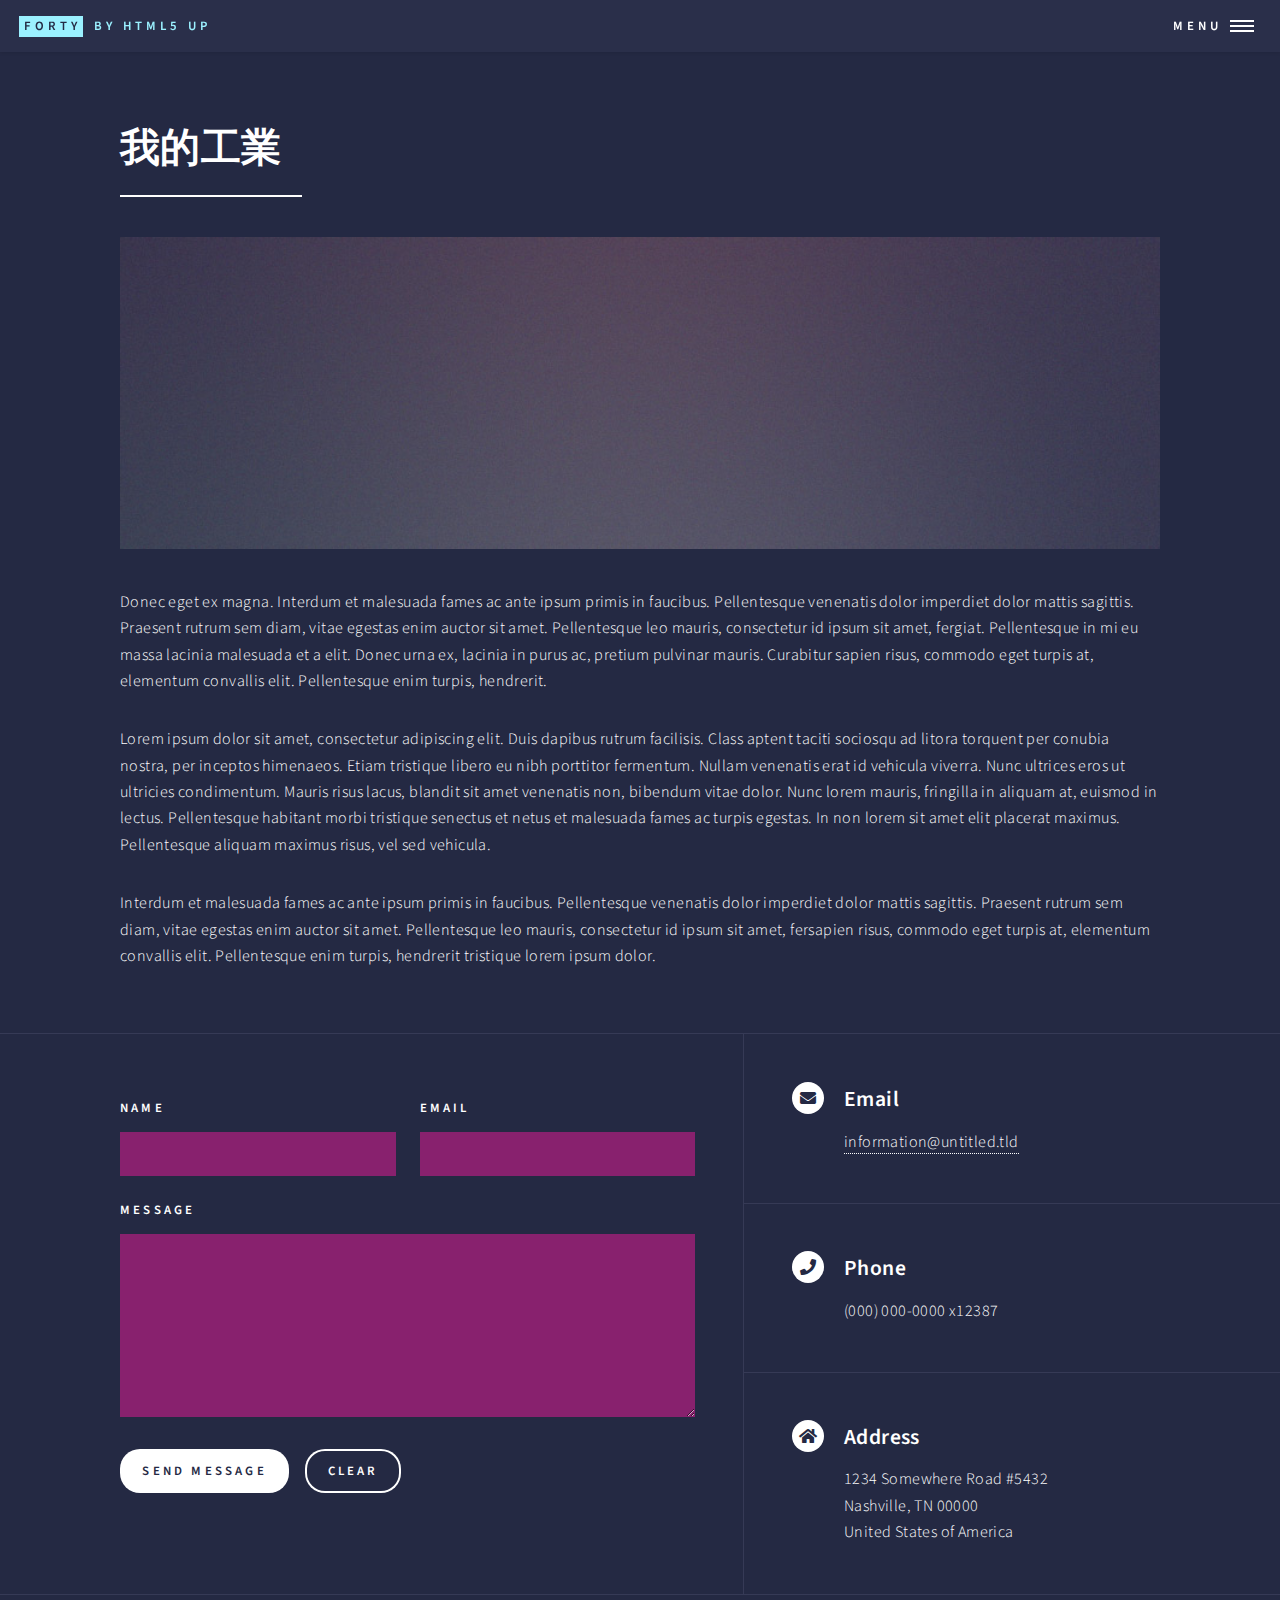
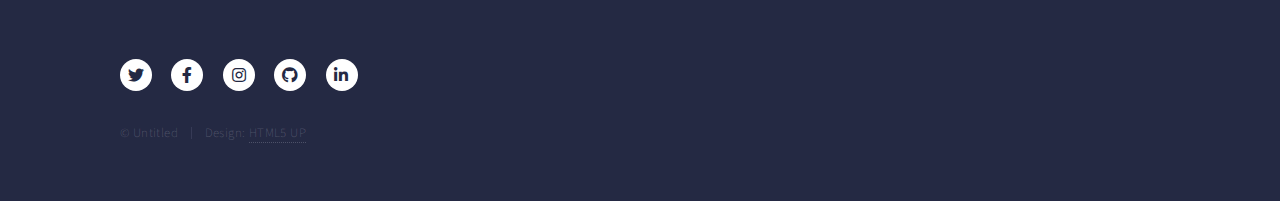
<file: generic2.html>
<!DOCTYPE HTML>
<!--
	Forty by HTML5 UP
	html5up.net | @ajlkn
	Free for personal and commercial use under the CCA 3.0 license (html5up.net/license)
-->
<html>
	<head>
		<title>Generic - Forty by HTML5 UP</title>
		<meta charset="utf-8" />
		<meta name="viewport" content="width=device-width, initial-scale=1, user-scalable=no" />
		<link rel="stylesheet" href="assets/css/main.css" />
		<noscript><link rel="stylesheet" href="assets/css/noscript.css" /></noscript>
	</head>
	<body class="is-preload">

		<!-- Wrapper -->
			<div id="wrapper">

				<!-- Header -->
					<header id="header">
						<a href="index.html" class="logo"><strong>Forty</strong> <span>by HTML5 UP</span></a>
						<nav>
							<a href="#menu">Menu</a>
						</nav>
					</header>

				<!-- Menu -->
					<nav id="menu">
						<ul class="links">
							<li><a href="index.html">Home</a></li>
							<li><a href="landing.html">Landing</a></li>
							<li><a href="generic.html">Generic</a></li>
							<li><a href="elements.html">Elements</a></li>
						</ul>
						<ul class="actions stacked">
							<li><a href="#" class="button primary fit">Get Started</a></li>
							<li><a href="#" class="button fit">Log In</a></li>
						</ul>
					</nav>

				<!-- Main -->
					<div id="main" class="alt">

						<!-- One -->
							<section id="one">
								<div class="inner">
									<header class="major">
										<h1>我的工業</h1>
									</header>
									<span class="image main"><img src="images/pic11.jpg" alt="" /></span>
									<p>Donec eget ex magna. Interdum et malesuada fames ac ante ipsum primis in faucibus. Pellentesque venenatis dolor imperdiet dolor mattis sagittis. Praesent rutrum sem diam, vitae egestas enim auctor sit amet. Pellentesque leo mauris, consectetur id ipsum sit amet, fergiat. Pellentesque in mi eu massa lacinia malesuada et a elit. Donec urna ex, lacinia in purus ac, pretium pulvinar mauris. Curabitur sapien risus, commodo eget turpis at, elementum convallis elit. Pellentesque enim turpis, hendrerit.</p>
									<p>Lorem ipsum dolor sit amet, consectetur adipiscing elit. Duis dapibus rutrum facilisis. Class aptent taciti sociosqu ad litora torquent per conubia nostra, per inceptos himenaeos. Etiam tristique libero eu nibh porttitor fermentum. Nullam venenatis erat id vehicula viverra. Nunc ultrices eros ut ultricies condimentum. Mauris risus lacus, blandit sit amet venenatis non, bibendum vitae dolor. Nunc lorem mauris, fringilla in aliquam at, euismod in lectus. Pellentesque habitant morbi tristique senectus et netus et malesuada fames ac turpis egestas. In non lorem sit amet elit placerat maximus. Pellentesque aliquam maximus risus, vel sed vehicula.</p>
									<p>Interdum et malesuada fames ac ante ipsum primis in faucibus. Pellentesque venenatis dolor imperdiet dolor mattis sagittis. Praesent rutrum sem diam, vitae egestas enim auctor sit amet. Pellentesque leo mauris, consectetur id ipsum sit amet, fersapien risus, commodo eget turpis at, elementum convallis elit. Pellentesque enim turpis, hendrerit tristique lorem ipsum dolor.</p>
								</div>
							</section>

					</div>

				<!-- Contact -->
					<section id="contact">
						<div class="inner">
							<section>
								<form method="post" action="#">
									<div class="fields">
										<div class="field half">
											<label for="name">Name</label>
											<input type="text" name="name" id="name" />
										</div>
										<div class="field half">
											<label for="email">Email</label>
											<input type="text" name="email" id="email" />
										</div>
										<div class="field">
											<label for="message">Message</label>
											<textarea name="message" id="message" rows="6"></textarea>
										</div>
									</div>
									<ul class="actions">
										<li><input type="submit" value="Send Message" class="primary" /></li>
										<li><input type="reset" value="Clear" /></li>
									</ul>
								</form>
							</section>
							<section class="split">
								<section>
									<div class="contact-method">
										<span class="icon solid alt fa-envelope"></span>
										<h3>Email</h3>
										<a href="#">information@untitled.tld</a>
									</div>
								</section>
								<section>
									<div class="contact-method">
										<span class="icon solid alt fa-phone"></span>
										<h3>Phone</h3>
										<span>(000) 000-0000 x12387</span>
									</div>
								</section>
								<section>
									<div class="contact-method">
										<span class="icon solid alt fa-home"></span>
										<h3>Address</h3>
										<span>1234 Somewhere Road #5432<br />
										Nashville, TN 00000<br />
										United States of America</span>
									</div>
								</section>
							</section>
						</div>
					</section>

				<!-- Footer -->
					<footer id="footer">
						<div class="inner">
							<ul class="icons">
								<li><a href="#" class="icon brands alt fa-twitter"><span class="label">Twitter</span></a></li>
								<li><a href="#" class="icon brands alt fa-facebook-f"><span class="label">Facebook</span></a></li>
								<li><a href="#" class="icon brands alt fa-instagram"><span class="label">Instagram</span></a></li>
								<li><a href="#" class="icon brands alt fa-github"><span class="label">GitHub</span></a></li>
								<li><a href="#" class="icon brands alt fa-linkedin-in"><span class="label">LinkedIn</span></a></li>
							</ul>
							<ul class="copyright">
								<li>&copy; Untitled</li><li>Design: <a href="https://html5up.net">HTML5 UP</a></li>
							</ul>
						</div>
					</footer>

			</div>

		<!-- Scripts -->
			<script src="assets/js/jquery.min.js"></script>
			<script src="assets/js/jquery.scrolly.min.js"></script>
			<script src="assets/js/jquery.scrollex.min.js"></script>
			<script src="assets/js/browser.min.js"></script>
			<script src="assets/js/breakpoints.min.js"></script>
			<script src="assets/js/util.js"></script>
			<script src="assets/js/main.js"></script>

	</body>
</html>
</file>
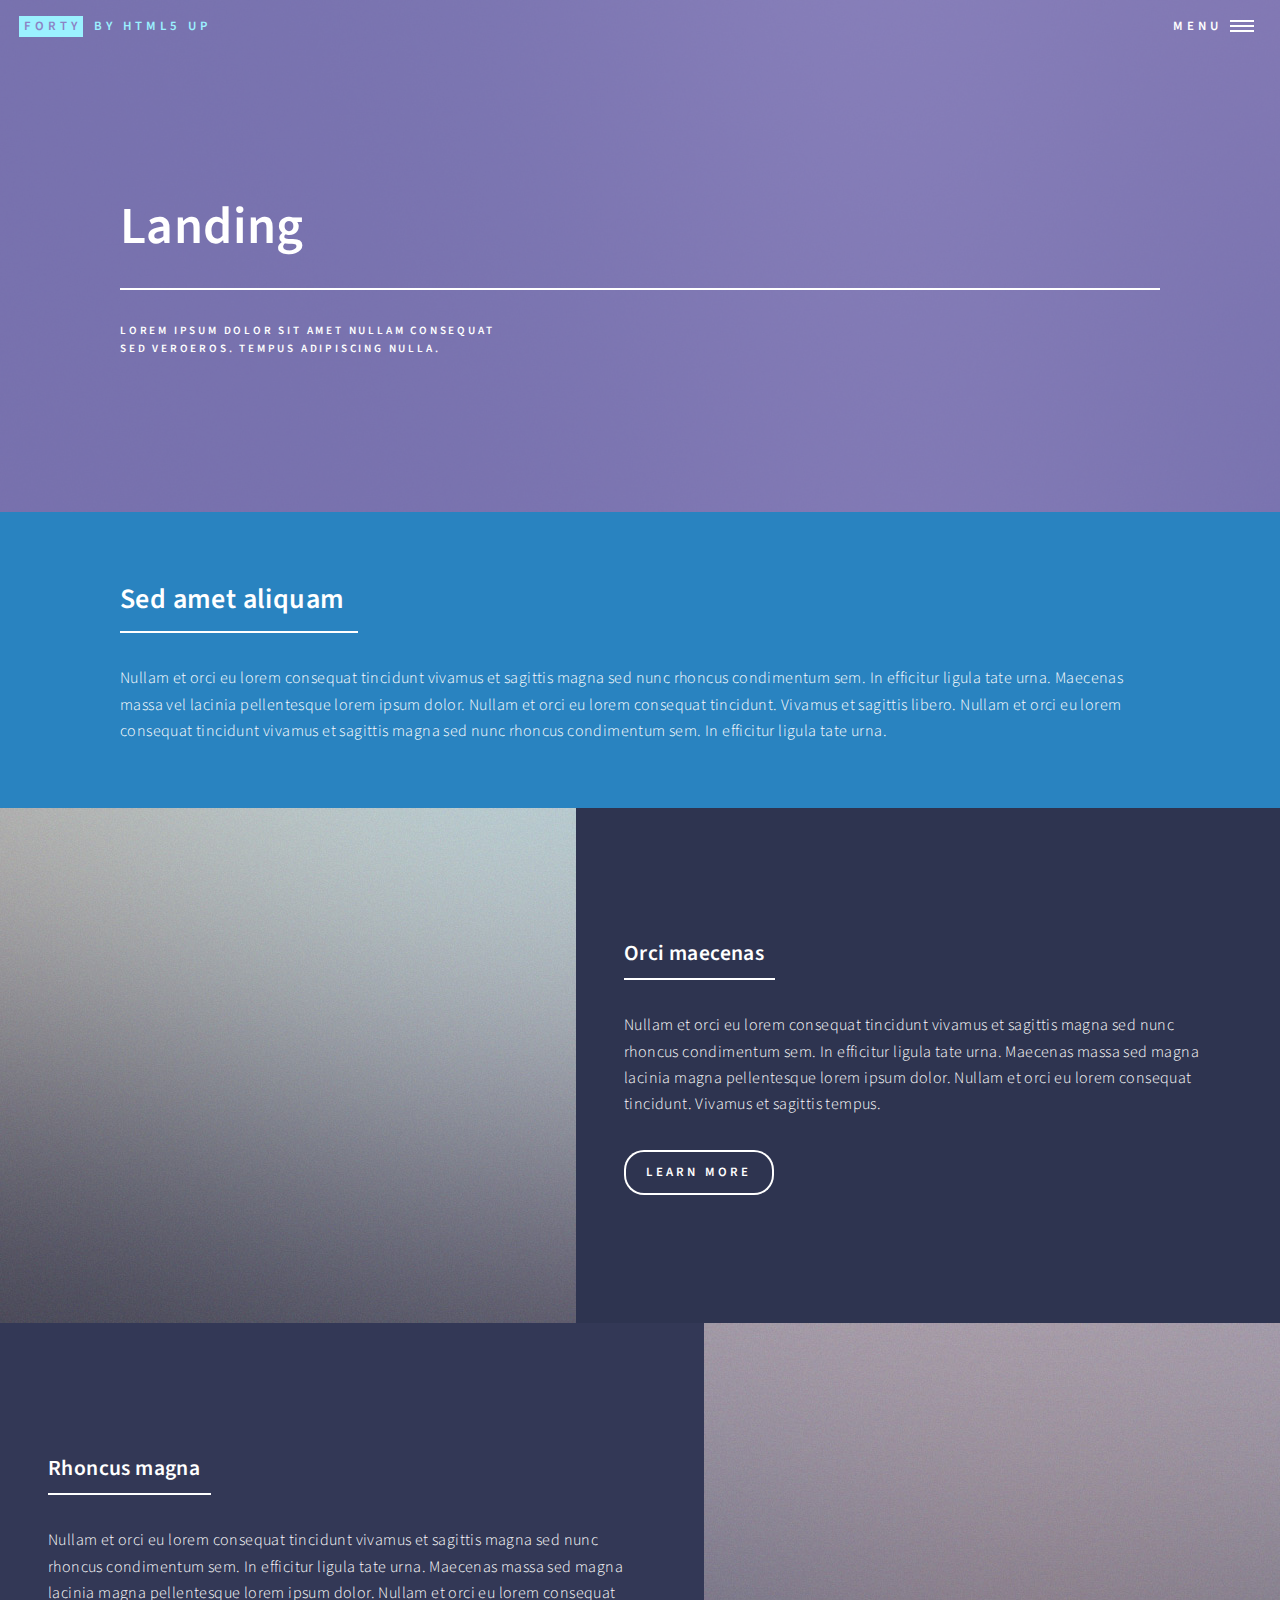
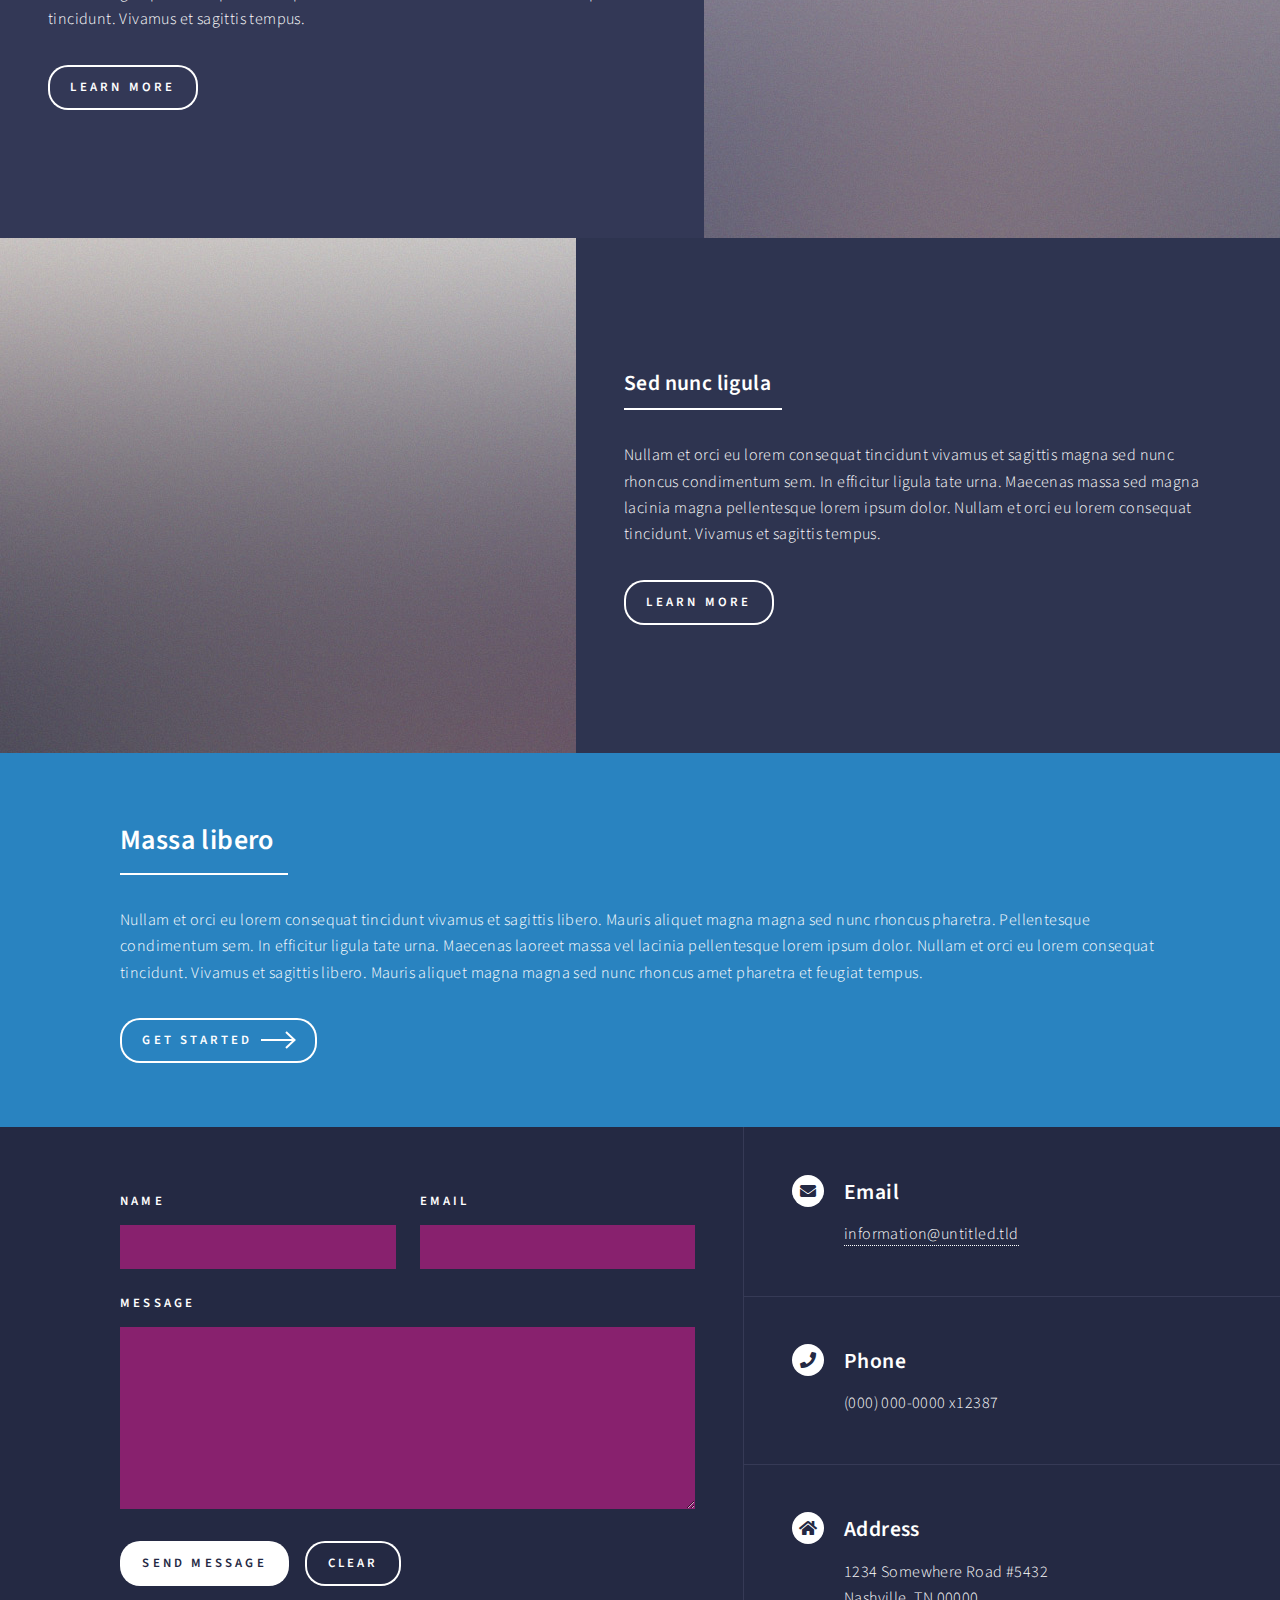
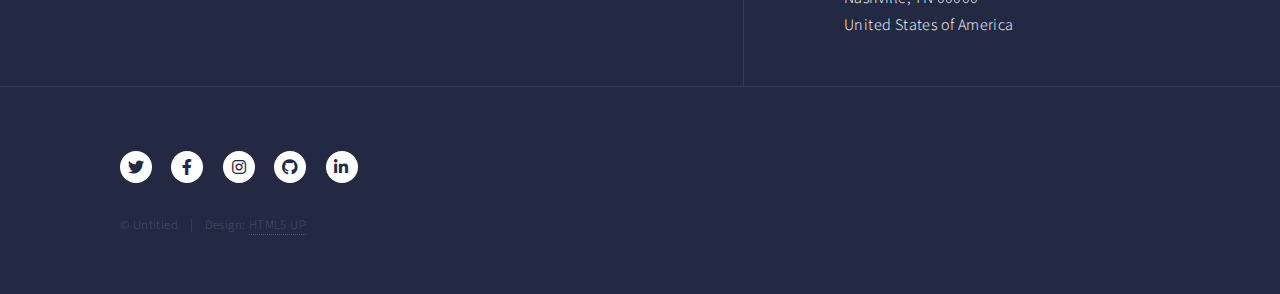
<file: landing.html>
<!DOCTYPE HTML>
<!--
	Forty by HTML5 UP
	html5up.net | @ajlkn
	Free for personal and commercial use under the CCA 3.0 license (html5up.net/license)
-->
<html>
	<head>
		<title>Landing - Forty by HTML5 UP</title>
		<meta charset="utf-8" />
		<meta name="viewport" content="width=device-width, initial-scale=1, user-scalable=no" />
		<link rel="stylesheet" href="assets/css/main.css" />
		<noscript><link rel="stylesheet" href="assets/css/noscript.css" /></noscript>
	</head>
	<body class="is-preload">

		<!-- Wrapper -->
			<div id="wrapper">

				<!-- Header -->
				<!-- Note: The "styleN" class below should match that of the banner element. -->
					<header id="header" class="alt style2">
						<a href="index.html" class="logo"><strong>Forty</strong> <span>by HTML5 UP</span></a>
						<nav>
							<a href="#menu">Menu</a>
						</nav>
					</header>

				<!-- Menu -->
					<nav id="menu">
						<ul class="links">
							<li><a href="index.html">Home</a></li>
							<li><a href="landing.html">Landing</a></li>
							<li><a href="generic.html">Generic</a></li>
							<li><a href="elements.html">Elements</a></li>
						</ul>
						<ul class="actions stacked">
							<li><a href="#" class="button primary fit">Get Started</a></li>
							<li><a href="#" class="button fit">Log In</a></li>
						</ul>
					</nav>

				<!-- Banner -->
				<!-- Note: The "styleN" class below should match that of the header element. -->
					<section id="banner" class="style2">
						<div class="inner">
							<span class="image">
								<img src="images/pic07.jpg" alt="" />
							</span>
							<header class="major">
								<h1>Landing</h1>
							</header>
							<div class="content">
								<p>Lorem ipsum dolor sit amet nullam consequat<br />
								sed veroeros. tempus adipiscing nulla.</p>
							</div>
						</div>
					</section>

				<!-- Main -->
					<div id="main">

						<!-- One -->
							<section id="one">
								<div class="inner">
									<header class="major">
										<h2>Sed amet aliquam</h2>
									</header>
									<p>Nullam et orci eu lorem consequat tincidunt vivamus et sagittis magna sed nunc rhoncus condimentum sem. In efficitur ligula tate urna. Maecenas massa vel lacinia pellentesque lorem ipsum dolor. Nullam et orci eu lorem consequat tincidunt. Vivamus et sagittis libero. Nullam et orci eu lorem consequat tincidunt vivamus et sagittis magna sed nunc rhoncus condimentum sem. In efficitur ligula tate urna.</p>
								</div>
							</section>

						<!-- Two -->
							<section id="two" class="spotlights">
								<section>
									<a href="generic.html" class="image">
										<img src="images/pic08.jpg" alt="" data-position="center center" />
									</a>
									<div class="content">
										<div class="inner">
											<header class="major">
												<h3>Orci maecenas</h3>
											</header>
											<p>Nullam et orci eu lorem consequat tincidunt vivamus et sagittis magna sed nunc rhoncus condimentum sem. In efficitur ligula tate urna. Maecenas massa sed magna lacinia magna pellentesque lorem ipsum dolor. Nullam et orci eu lorem consequat tincidunt. Vivamus et sagittis tempus.</p>
											<ul class="actions">
												<li><a href="generic.html" class="button">Learn more</a></li>
											</ul>
										</div>
									</div>
								</section>
								<section>
									<a href="generic.html" class="image">
										<img src="images/pic09.jpg" alt="" data-position="top center" />
									</a>
									<div class="content">
										<div class="inner">
											<header class="major">
												<h3>Rhoncus magna</h3>
											</header>
											<p>Nullam et orci eu lorem consequat tincidunt vivamus et sagittis magna sed nunc rhoncus condimentum sem. In efficitur ligula tate urna. Maecenas massa sed magna lacinia magna pellentesque lorem ipsum dolor. Nullam et orci eu lorem consequat tincidunt. Vivamus et sagittis tempus.</p>
											<ul class="actions">
												<li><a href="generic.html" class="button">Learn more</a></li>
											</ul>
										</div>
									</div>
								</section>
								<section>
									<a href="generic.html" class="image">
										<img src="images/pic10.jpg" alt="" data-position="25% 25%" />
									</a>
									<div class="content">
										<div class="inner">
											<header class="major">
												<h3>Sed nunc ligula</h3>
											</header>
											<p>Nullam et orci eu lorem consequat tincidunt vivamus et sagittis magna sed nunc rhoncus condimentum sem. In efficitur ligula tate urna. Maecenas massa sed magna lacinia magna pellentesque lorem ipsum dolor. Nullam et orci eu lorem consequat tincidunt. Vivamus et sagittis tempus.</p>
											<ul class="actions">
												<li><a href="generic.html" class="button">Learn more</a></li>
											</ul>
										</div>
									</div>
								</section>
							</section>

						<!-- Three -->
							<section id="three">
								<div class="inner">
									<header class="major">
										<h2>Massa libero</h2>
									</header>
									<p>Nullam et orci eu lorem consequat tincidunt vivamus et sagittis libero. Mauris aliquet magna magna sed nunc rhoncus pharetra. Pellentesque condimentum sem. In efficitur ligula tate urna. Maecenas laoreet massa vel lacinia pellentesque lorem ipsum dolor. Nullam et orci eu lorem consequat tincidunt. Vivamus et sagittis libero. Mauris aliquet magna magna sed nunc rhoncus amet pharetra et feugiat tempus.</p>
									<ul class="actions">
										<li><a href="generic.html" class="button next">Get Started</a></li>
									</ul>
								</div>
							</section>

					</div>

				<!-- Contact -->
					<section id="contact">
						<div class="inner">
							<section>
								<form method="post" action="#">
									<div class="fields">
										<div class="field half">
											<label for="name">Name</label>
											<input type="text" name="name" id="name" />
										</div>
										<div class="field half">
											<label for="email">Email</label>
											<input type="text" name="email" id="email" />
										</div>
										<div class="field">
											<label for="message">Message</label>
											<textarea name="message" id="message" rows="6"></textarea>
										</div>
									</div>
									<ul class="actions">
										<li><input type="submit" value="Send Message" class="primary" /></li>
										<li><input type="reset" value="Clear" /></li>
									</ul>
								</form>
							</section>
							<section class="split">
								<section>
									<div class="contact-method">
										<span class="icon solid alt fa-envelope"></span>
										<h3>Email</h3>
										<a href="#">information@untitled.tld</a>
									</div>
								</section>
								<section>
									<div class="contact-method">
										<span class="icon solid alt fa-phone"></span>
										<h3>Phone</h3>
										<span>(000) 000-0000 x12387</span>
									</div>
								</section>
								<section>
									<div class="contact-method">
										<span class="icon solid alt fa-home"></span>
										<h3>Address</h3>
										<span>1234 Somewhere Road #5432<br />
										Nashville, TN 00000<br />
										United States of America</span>
									</div>
								</section>
							</section>
						</div>
					</section>

				<!-- Footer -->
					<footer id="footer">
						<div class="inner">
							<ul class="icons">
								<li><a href="#" class="icon brands alt fa-twitter"><span class="label">Twitter</span></a></li>
								<li><a href="#" class="icon brands alt fa-facebook-f"><span class="label">Facebook</span></a></li>
								<li><a href="#" class="icon brands alt fa-instagram"><span class="label">Instagram</span></a></li>
								<li><a href="#" class="icon brands alt fa-github"><span class="label">GitHub</span></a></li>
								<li><a href="#" class="icon brands alt fa-linkedin-in"><span class="label">LinkedIn</span></a></li>
							</ul>
							<ul class="copyright">
								<li>&copy; Untitled</li><li>Design: <a href="https://html5up.net">HTML5 UP</a></li>
							</ul>
						</div>
					</footer>

			</div>

		<!-- Scripts -->
			<script src="assets/js/jquery.min.js"></script>
			<script src="assets/js/jquery.scrolly.min.js"></script>
			<script src="assets/js/jquery.scrollex.min.js"></script>
			<script src="assets/js/browser.min.js"></script>
			<script src="assets/js/breakpoints.min.js"></script>
			<script src="assets/js/util.js"></script>
			<script src="assets/js/main.js"></script>

	</body>
</html>
</file>
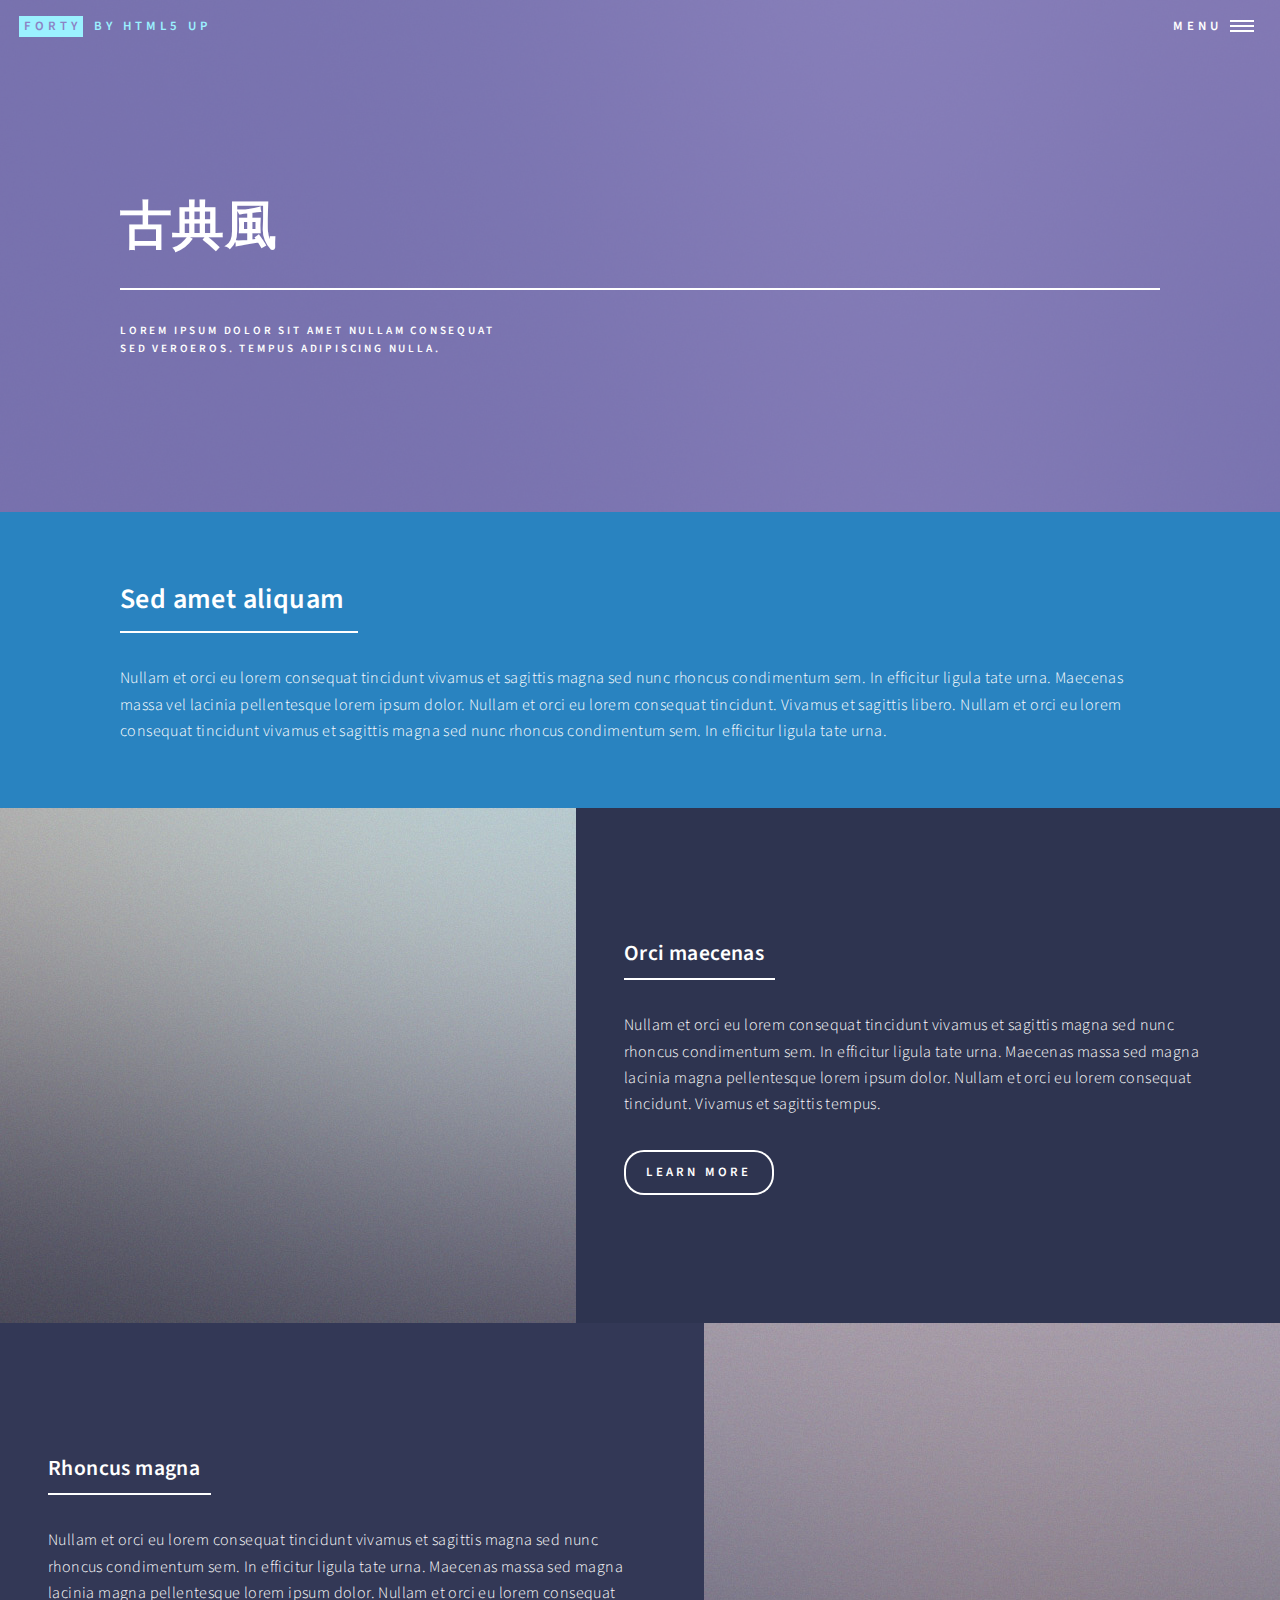
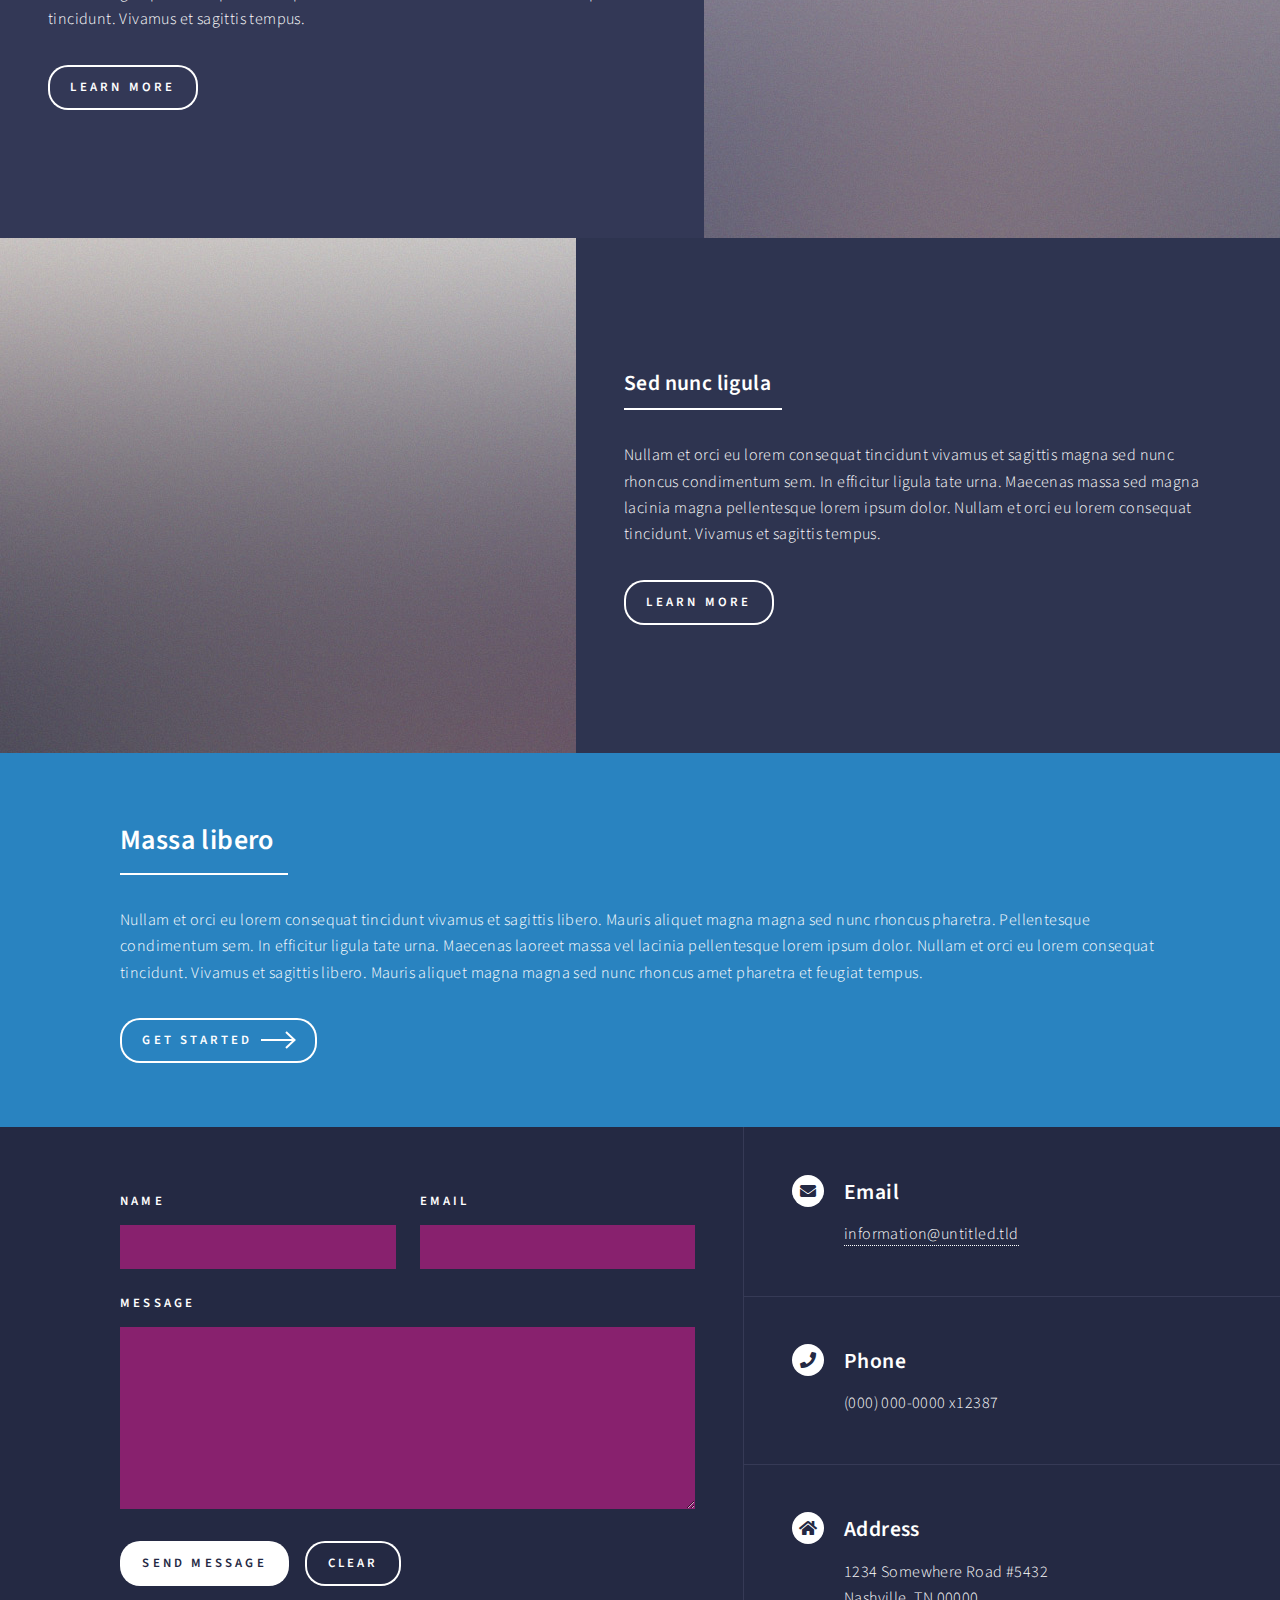
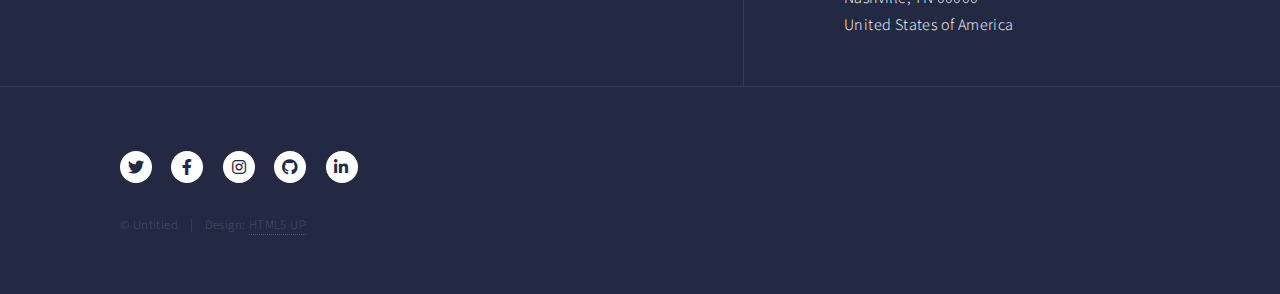
<file: 古典風.html>
<!DOCTYPE HTML>
<!--
	Forty by HTML5 UP
	html5up.net | @ajlkn
	Free for personal and commercial use under the CCA 3.0 license (html5up.net/license)
-->
<html>
	<head>
		<title>Landing - Forty by HTML5 UP</title>
		<meta charset="utf-8" />
		<meta name="viewport" content="width=device-width, initial-scale=1, user-scalable=no" />
		<link rel="stylesheet" href="assets/css/main.css" />
		<noscript><link rel="stylesheet" href="assets/css/noscript.css" /></noscript>
	</head>
	<body class="is-preload">

		<!-- Wrapper -->
			<div id="wrapper">

				<!-- Header -->
				<!-- Note: The "styleN" class below should match that of the banner element. -->
					<header id="header" class="alt style2">
						<a href="index.html" class="logo"><strong>Forty</strong> <span>by HTML5 UP</span></a>
						<nav>
							<a href="#menu">Menu</a>
						</nav>
					</header>

				<!-- Menu -->
					<nav id="menu">
						<ul class="links">
							<li><a href="index.html">Home</a></li>
							<li><a href="landing.html">Landing</a></li>
							<li><a href="generic.html">Generic</a></li>
							<li><a href="elements.html">Elements</a></li>
						</ul>
						<ul class="actions stacked">
							<li><a href="#" class="button primary fit">Get Started</a></li>
							<li><a href="#" class="button fit">Log In</a></li>
						</ul>
					</nav>

				<!-- Banner -->
				<!-- Note: The "styleN" class below should match that of the header element. -->
					<section id="banner" class="style2">
						<div class="inner">
							<span class="image">
								<img src="images/pic07.jpg" alt="" />
							</span>
							<header class="major">
								<h1>古典風</h1>
							</header>
							<div class="content">
								<p>Lorem ipsum dolor sit amet nullam consequat<br />
								sed veroeros. tempus adipiscing nulla.</p>
							</div>
						</div>
					</section>

				<!-- Main -->
					<div id="main">

						<!-- One -->
							<section id="one">
								<div class="inner">
									<header class="major">
										<h2>Sed amet aliquam</h2>
									</header>
									<p>Nullam et orci eu lorem consequat tincidunt vivamus et sagittis magna sed nunc rhoncus condimentum sem. In efficitur ligula tate urna. Maecenas massa vel lacinia pellentesque lorem ipsum dolor. Nullam et orci eu lorem consequat tincidunt. Vivamus et sagittis libero. Nullam et orci eu lorem consequat tincidunt vivamus et sagittis magna sed nunc rhoncus condimentum sem. In efficitur ligula tate urna.</p>
								</div>
							</section>

						<!-- Two -->
							<section id="two" class="spotlights">
								<section>
									<a href="generic.html" class="image">
										<img src="images/pic08.jpg" alt="" data-position="center center" />
									</a>
									<div class="content">
										<div class="inner">
											<header class="major">
												<h3>Orci maecenas</h3>
											</header>
											<p>Nullam et orci eu lorem consequat tincidunt vivamus et sagittis magna sed nunc rhoncus condimentum sem. In efficitur ligula tate urna. Maecenas massa sed magna lacinia magna pellentesque lorem ipsum dolor. Nullam et orci eu lorem consequat tincidunt. Vivamus et sagittis tempus.</p>
											<ul class="actions">
												<li><a href="generic.html" class="button">Learn more</a></li>
											</ul>
										</div>
									</div>
								</section>
								<section>
									<a href="generic.html" class="image">
										<img src="images/pic09.jpg" alt="" data-position="top center" />
									</a>
									<div class="content">
										<div class="inner">
											<header class="major">
												<h3>Rhoncus magna</h3>
											</header>
											<p>Nullam et orci eu lorem consequat tincidunt vivamus et sagittis magna sed nunc rhoncus condimentum sem. In efficitur ligula tate urna. Maecenas massa sed magna lacinia magna pellentesque lorem ipsum dolor. Nullam et orci eu lorem consequat tincidunt. Vivamus et sagittis tempus.</p>
											<ul class="actions">
												<li><a href="generic.html" class="button">Learn more</a></li>
											</ul>
										</div>
									</div>
								</section>
								<section>
									<a href="generic.html" class="image">
										<img src="images/pic10.jpg" alt="" data-position="25% 25%" />
									</a>
									<div class="content">
										<div class="inner">
											<header class="major">
												<h3>Sed nunc ligula</h3>
											</header>
											<p>Nullam et orci eu lorem consequat tincidunt vivamus et sagittis magna sed nunc rhoncus condimentum sem. In efficitur ligula tate urna. Maecenas massa sed magna lacinia magna pellentesque lorem ipsum dolor. Nullam et orci eu lorem consequat tincidunt. Vivamus et sagittis tempus.</p>
											<ul class="actions">
												<li><a href="generic.html" class="button">Learn more</a></li>
											</ul>
										</div>
									</div>
								</section>
							</section>

						<!-- Three -->
							<section id="three">
								<div class="inner">
									<header class="major">
										<h2>Massa libero</h2>
									</header>
									<p>Nullam et orci eu lorem consequat tincidunt vivamus et sagittis libero. Mauris aliquet magna magna sed nunc rhoncus pharetra. Pellentesque condimentum sem. In efficitur ligula tate urna. Maecenas laoreet massa vel lacinia pellentesque lorem ipsum dolor. Nullam et orci eu lorem consequat tincidunt. Vivamus et sagittis libero. Mauris aliquet magna magna sed nunc rhoncus amet pharetra et feugiat tempus.</p>
									<ul class="actions">
										<li><a href="generic.html" class="button next">Get Started</a></li>
									</ul>
								</div>
							</section>

					</div>

				<!-- Contact -->
					<section id="contact">
						<div class="inner">
							<section>
								<form method="post" action="#">
									<div class="fields">
										<div class="field half">
											<label for="name">Name</label>
											<input type="text" name="name" id="name" />
										</div>
										<div class="field half">
											<label for="email">Email</label>
											<input type="text" name="email" id="email" />
										</div>
										<div class="field">
											<label for="message">Message</label>
											<textarea name="message" id="message" rows="6"></textarea>
										</div>
									</div>
									<ul class="actions">
										<li><input type="submit" value="Send Message" class="primary" /></li>
										<li><input type="reset" value="Clear" /></li>
									</ul>
								</form>
							</section>
							<section class="split">
								<section>
									<div class="contact-method">
										<span class="icon solid alt fa-envelope"></span>
										<h3>Email</h3>
										<a href="#">information@untitled.tld</a>
									</div>
								</section>
								<section>
									<div class="contact-method">
										<span class="icon solid alt fa-phone"></span>
										<h3>Phone</h3>
										<span>(000) 000-0000 x12387</span>
									</div>
								</section>
								<section>
									<div class="contact-method">
										<span class="icon solid alt fa-home"></span>
										<h3>Address</h3>
										<span>1234 Somewhere Road #5432<br />
										Nashville, TN 00000<br />
										United States of America</span>
									</div>
								</section>
							</section>
						</div>
					</section>

				<!-- Footer -->
					<footer id="footer">
						<div class="inner">
							<ul class="icons">
								<li><a href="#" class="icon brands alt fa-twitter"><span class="label">Twitter</span></a></li>
								<li><a href="#" class="icon brands alt fa-facebook-f"><span class="label">Facebook</span></a></li>
								<li><a href="#" class="icon brands alt fa-instagram"><span class="label">Instagram</span></a></li>
								<li><a href="#" class="icon brands alt fa-github"><span class="label">GitHub</span></a></li>
								<li><a href="#" class="icon brands alt fa-linkedin-in"><span class="label">LinkedIn</span></a></li>
							</ul>
							<ul class="copyright">
								<li>&copy; Untitled</li><li>Design: <a href="https://html5up.net">HTML5 UP</a></li>
							</ul>
						</div>
					</footer>

			</div>

		<!-- Scripts -->
			<script src="assets/js/jquery.min.js"></script>
			<script src="assets/js/jquery.scrolly.min.js"></script>
			<script src="assets/js/jquery.scrollex.min.js"></script>
			<script src="assets/js/browser.min.js"></script>
			<script src="assets/js/breakpoints.min.js"></script>
			<script src="assets/js/util.js"></script>
			<script src="assets/js/main.js"></script>

	</body>
</html>
</file>
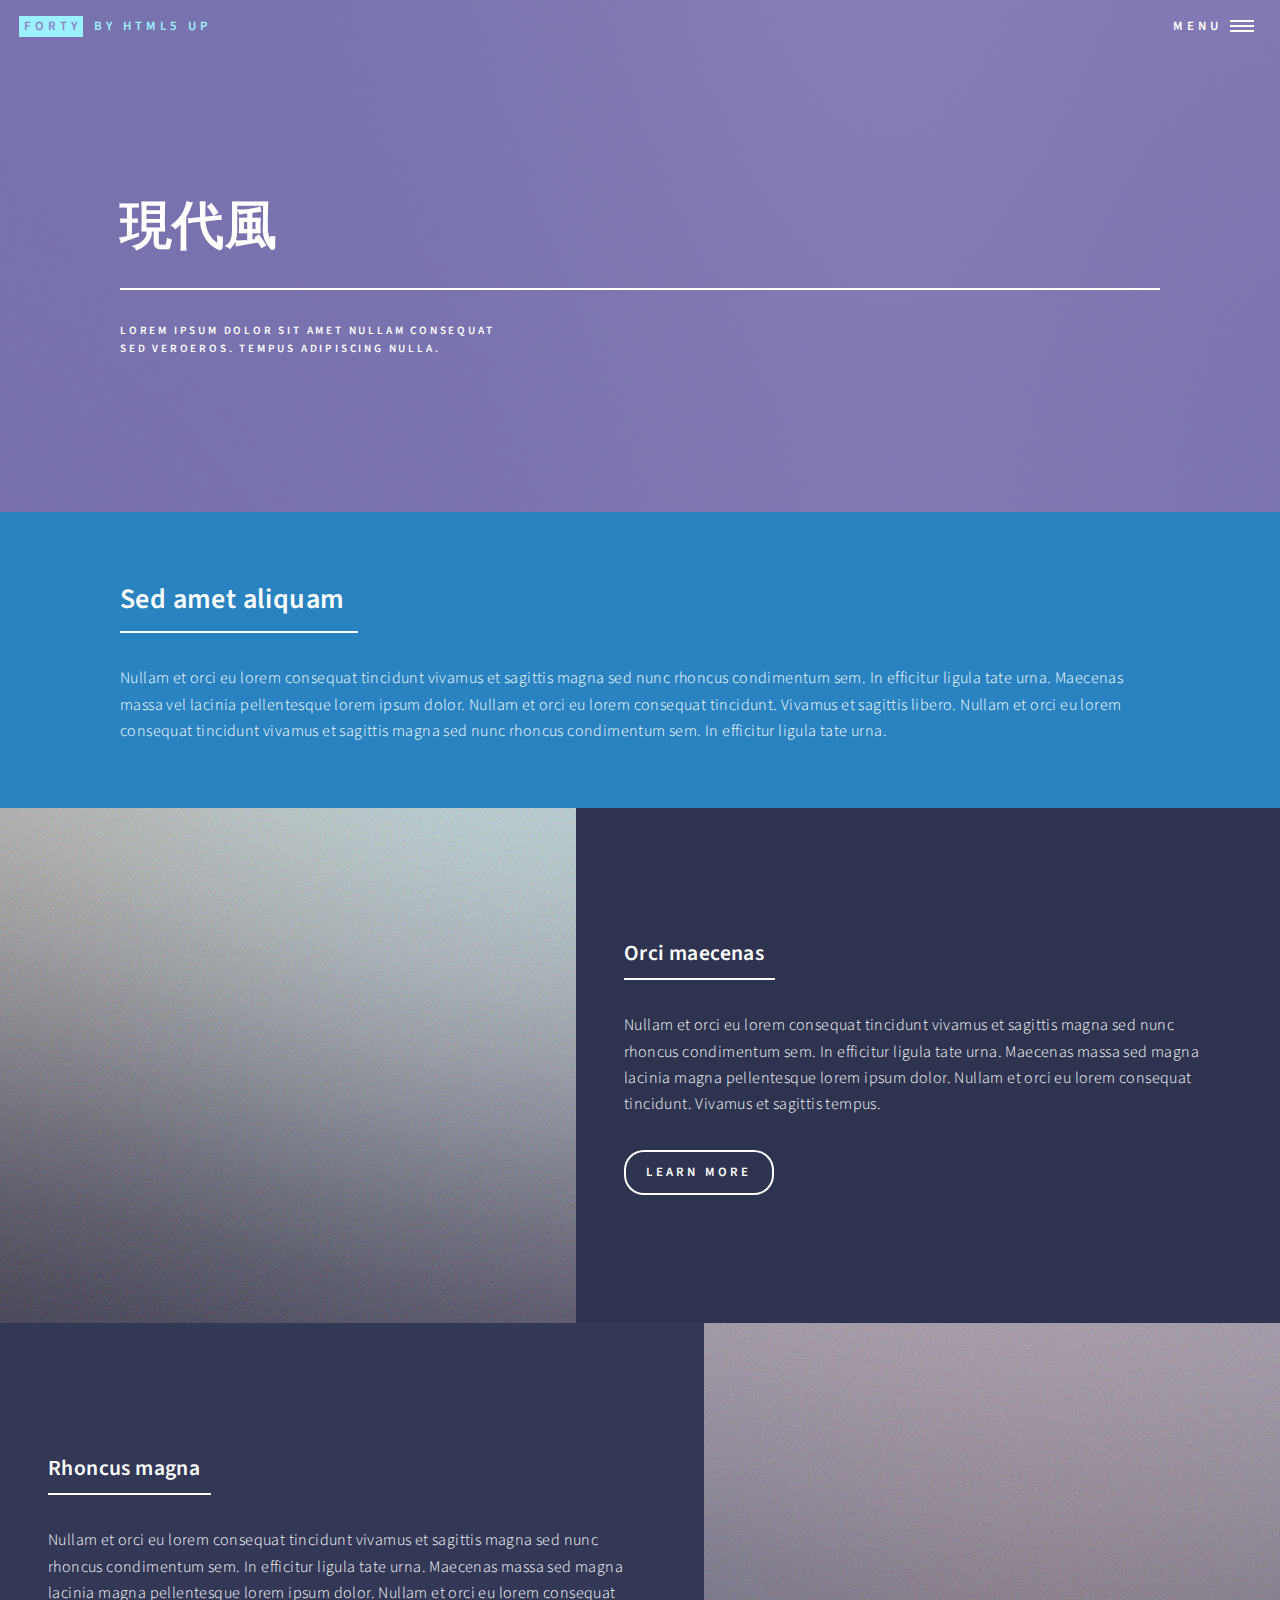
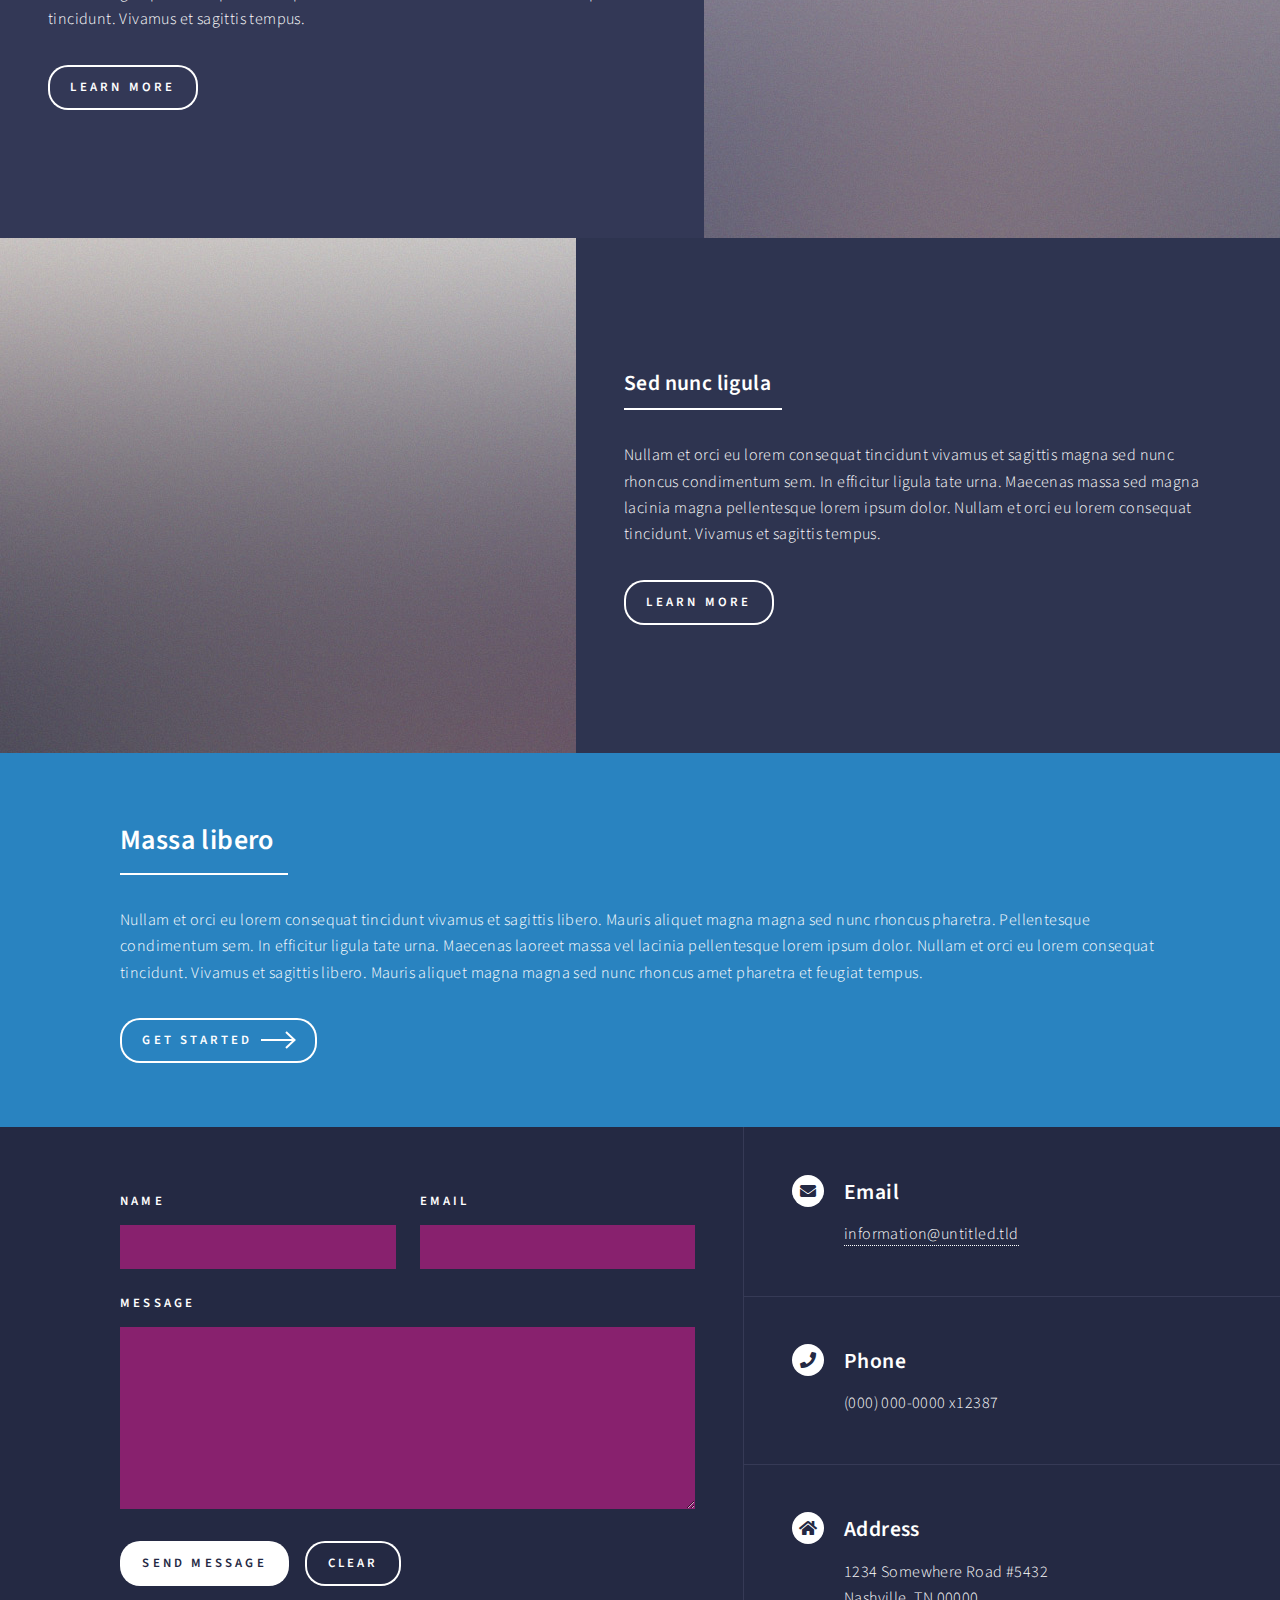
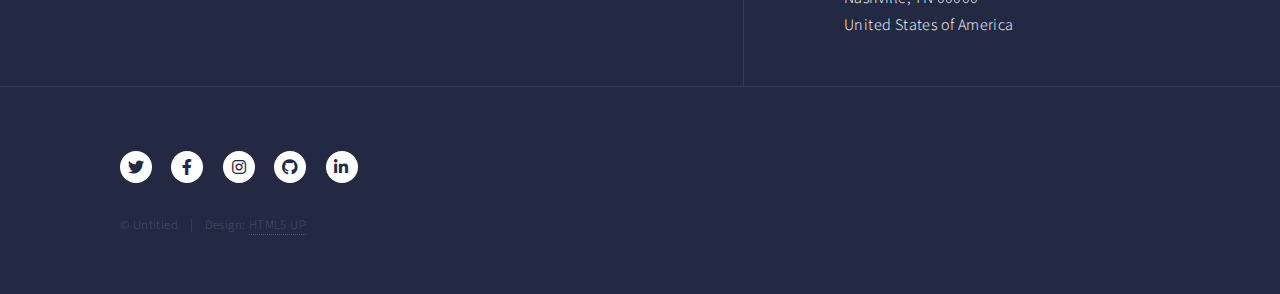
<file: 現代風.html>
<!DOCTYPE HTML>
<!--
	Forty by HTML5 UP
	html5up.net | @ajlkn
	Free for personal and commercial use under the CCA 3.0 license (html5up.net/license)
-->
<html>
	<head>
		<title>Landing - Forty by HTML5 UP</title>
		<meta charset="utf-8" />
		<meta name="viewport" content="width=device-width, initial-scale=1, user-scalable=no" />
		<link rel="stylesheet" href="assets/css/main.css" />
		<noscript><link rel="stylesheet" href="assets/css/noscript.css" /></noscript>
	</head>
	<body class="is-preload">

		<!-- Wrapper -->
			<div id="wrapper">

				<!-- Header -->
				<!-- Note: The "styleN" class below should match that of the banner element. -->
					<header id="header" class="alt style2">
						<a href="index.html" class="logo"><strong>Forty</strong> <span>by HTML5 UP</span></a>
						<nav>
							<a href="#menu">Menu</a>
						</nav>
					</header>

				<!-- Menu -->
					<nav id="menu">
						<ul class="links">
							<li><a href="index.html">Home</a></li>
							<li><a href="landing.html">Landing</a></li>
							<li><a href="generic.html">Generic</a></li>
							<li><a href="elements.html">Elements</a></li>
						</ul>
						<ul class="actions stacked">
							<li><a href="#" class="button primary fit">Get Started</a></li>
							<li><a href="#" class="button fit">Log In</a></li>
						</ul>
					</nav>

				<!-- Banner -->
				<!-- Note: The "styleN" class below should match that of the header element. -->
					<section id="banner" class="style2">
						<div class="inner">
							<span class="image">
								<img src="images/pic07.jpg" alt="" />
							</span>
							<header class="major">
								<h1>現代風</h1>
							</header>
							<div class="content">
								<p>Lorem ipsum dolor sit amet nullam consequat<br />
								sed veroeros. tempus adipiscing nulla.</p>
							</div>
						</div>
					</section>

				<!-- Main -->
					<div id="main">

						<!-- One -->
							<section id="one">
								<div class="inner">
									<header class="major">
										<h2>Sed amet aliquam</h2>
									</header>
									<p>Nullam et orci eu lorem consequat tincidunt vivamus et sagittis magna sed nunc rhoncus condimentum sem. In efficitur ligula tate urna. Maecenas massa vel lacinia pellentesque lorem ipsum dolor. Nullam et orci eu lorem consequat tincidunt. Vivamus et sagittis libero. Nullam et orci eu lorem consequat tincidunt vivamus et sagittis magna sed nunc rhoncus condimentum sem. In efficitur ligula tate urna.</p>
								</div>
							</section>

						<!-- Two -->
							<section id="two" class="spotlights">
								<section>
									<a href="generic.html" class="image">
										<img src="images/pic08.jpg" alt="" data-position="center center" />
									</a>
									<div class="content">
										<div class="inner">
											<header class="major">
												<h3>Orci maecenas</h3>
											</header>
											<p>Nullam et orci eu lorem consequat tincidunt vivamus et sagittis magna sed nunc rhoncus condimentum sem. In efficitur ligula tate urna. Maecenas massa sed magna lacinia magna pellentesque lorem ipsum dolor. Nullam et orci eu lorem consequat tincidunt. Vivamus et sagittis tempus.</p>
											<ul class="actions">
												<li><a href="generic.html" class="button">Learn more</a></li>
											</ul>
										</div>
									</div>
								</section>
								<section>
									<a href="generic.html" class="image">
										<img src="images/pic09.jpg" alt="" data-position="top center" />
									</a>
									<div class="content">
										<div class="inner">
											<header class="major">
												<h3>Rhoncus magna</h3>
											</header>
											<p>Nullam et orci eu lorem consequat tincidunt vivamus et sagittis magna sed nunc rhoncus condimentum sem. In efficitur ligula tate urna. Maecenas massa sed magna lacinia magna pellentesque lorem ipsum dolor. Nullam et orci eu lorem consequat tincidunt. Vivamus et sagittis tempus.</p>
											<ul class="actions">
												<li><a href="generic.html" class="button">Learn more</a></li>
											</ul>
										</div>
									</div>
								</section>
								<section>
									<a href="generic.html" class="image">
										<img src="images/pic10.jpg" alt="" data-position="25% 25%" />
									</a>
									<div class="content">
										<div class="inner">
											<header class="major">
												<h3>Sed nunc ligula</h3>
											</header>
											<p>Nullam et orci eu lorem consequat tincidunt vivamus et sagittis magna sed nunc rhoncus condimentum sem. In efficitur ligula tate urna. Maecenas massa sed magna lacinia magna pellentesque lorem ipsum dolor. Nullam et orci eu lorem consequat tincidunt. Vivamus et sagittis tempus.</p>
											<ul class="actions">
												<li><a href="generic.html" class="button">Learn more</a></li>
											</ul>
										</div>
									</div>
								</section>
							</section>

						<!-- Three -->
							<section id="three">
								<div class="inner">
									<header class="major">
										<h2>Massa libero</h2>
									</header>
									<p>Nullam et orci eu lorem consequat tincidunt vivamus et sagittis libero. Mauris aliquet magna magna sed nunc rhoncus pharetra. Pellentesque condimentum sem. In efficitur ligula tate urna. Maecenas laoreet massa vel lacinia pellentesque lorem ipsum dolor. Nullam et orci eu lorem consequat tincidunt. Vivamus et sagittis libero. Mauris aliquet magna magna sed nunc rhoncus amet pharetra et feugiat tempus.</p>
									<ul class="actions">
										<li><a href="generic.html" class="button next">Get Started</a></li>
									</ul>
								</div>
							</section>

					</div>

				<!-- Contact -->
					<section id="contact">
						<div class="inner">
							<section>
								<form method="post" action="#">
									<div class="fields">
										<div class="field half">
											<label for="name">Name</label>
											<input type="text" name="name" id="name" />
										</div>
										<div class="field half">
											<label for="email">Email</label>
											<input type="text" name="email" id="email" />
										</div>
										<div class="field">
											<label for="message">Message</label>
											<textarea name="message" id="message" rows="6"></textarea>
										</div>
									</div>
									<ul class="actions">
										<li><input type="submit" value="Send Message" class="primary" /></li>
										<li><input type="reset" value="Clear" /></li>
									</ul>
								</form>
							</section>
							<section class="split">
								<section>
									<div class="contact-method">
										<span class="icon solid alt fa-envelope"></span>
										<h3>Email</h3>
										<a href="#">information@untitled.tld</a>
									</div>
								</section>
								<section>
									<div class="contact-method">
										<span class="icon solid alt fa-phone"></span>
										<h3>Phone</h3>
										<span>(000) 000-0000 x12387</span>
									</div>
								</section>
								<section>
									<div class="contact-method">
										<span class="icon solid alt fa-home"></span>
										<h3>Address</h3>
										<span>1234 Somewhere Road #5432<br />
										Nashville, TN 00000<br />
										United States of America</span>
									</div>
								</section>
							</section>
						</div>
					</section>

				<!-- Footer -->
					<footer id="footer">
						<div class="inner">
							<ul class="icons">
								<li><a href="#" class="icon brands alt fa-twitter"><span class="label">Twitter</span></a></li>
								<li><a href="#" class="icon brands alt fa-facebook-f"><span class="label">Facebook</span></a></li>
								<li><a href="#" class="icon brands alt fa-instagram"><span class="label">Instagram</span></a></li>
								<li><a href="#" class="icon brands alt fa-github"><span class="label">GitHub</span></a></li>
								<li><a href="#" class="icon brands alt fa-linkedin-in"><span class="label">LinkedIn</span></a></li>
							</ul>
							<ul class="copyright">
								<li>&copy; Untitled</li><li>Design: <a href="https://html5up.net">HTML5 UP</a></li>
							</ul>
						</div>
					</footer>

			</div>

		<!-- Scripts -->
			<script src="assets/js/jquery.min.js"></script>
			<script src="assets/js/jquery.scrolly.min.js"></script>
			<script src="assets/js/jquery.scrollex.min.js"></script>
			<script src="assets/js/browser.min.js"></script>
			<script src="assets/js/breakpoints.min.js"></script>
			<script src="assets/js/util.js"></script>
			<script src="assets/js/main.js"></script>

	</body>
</html>
</file>
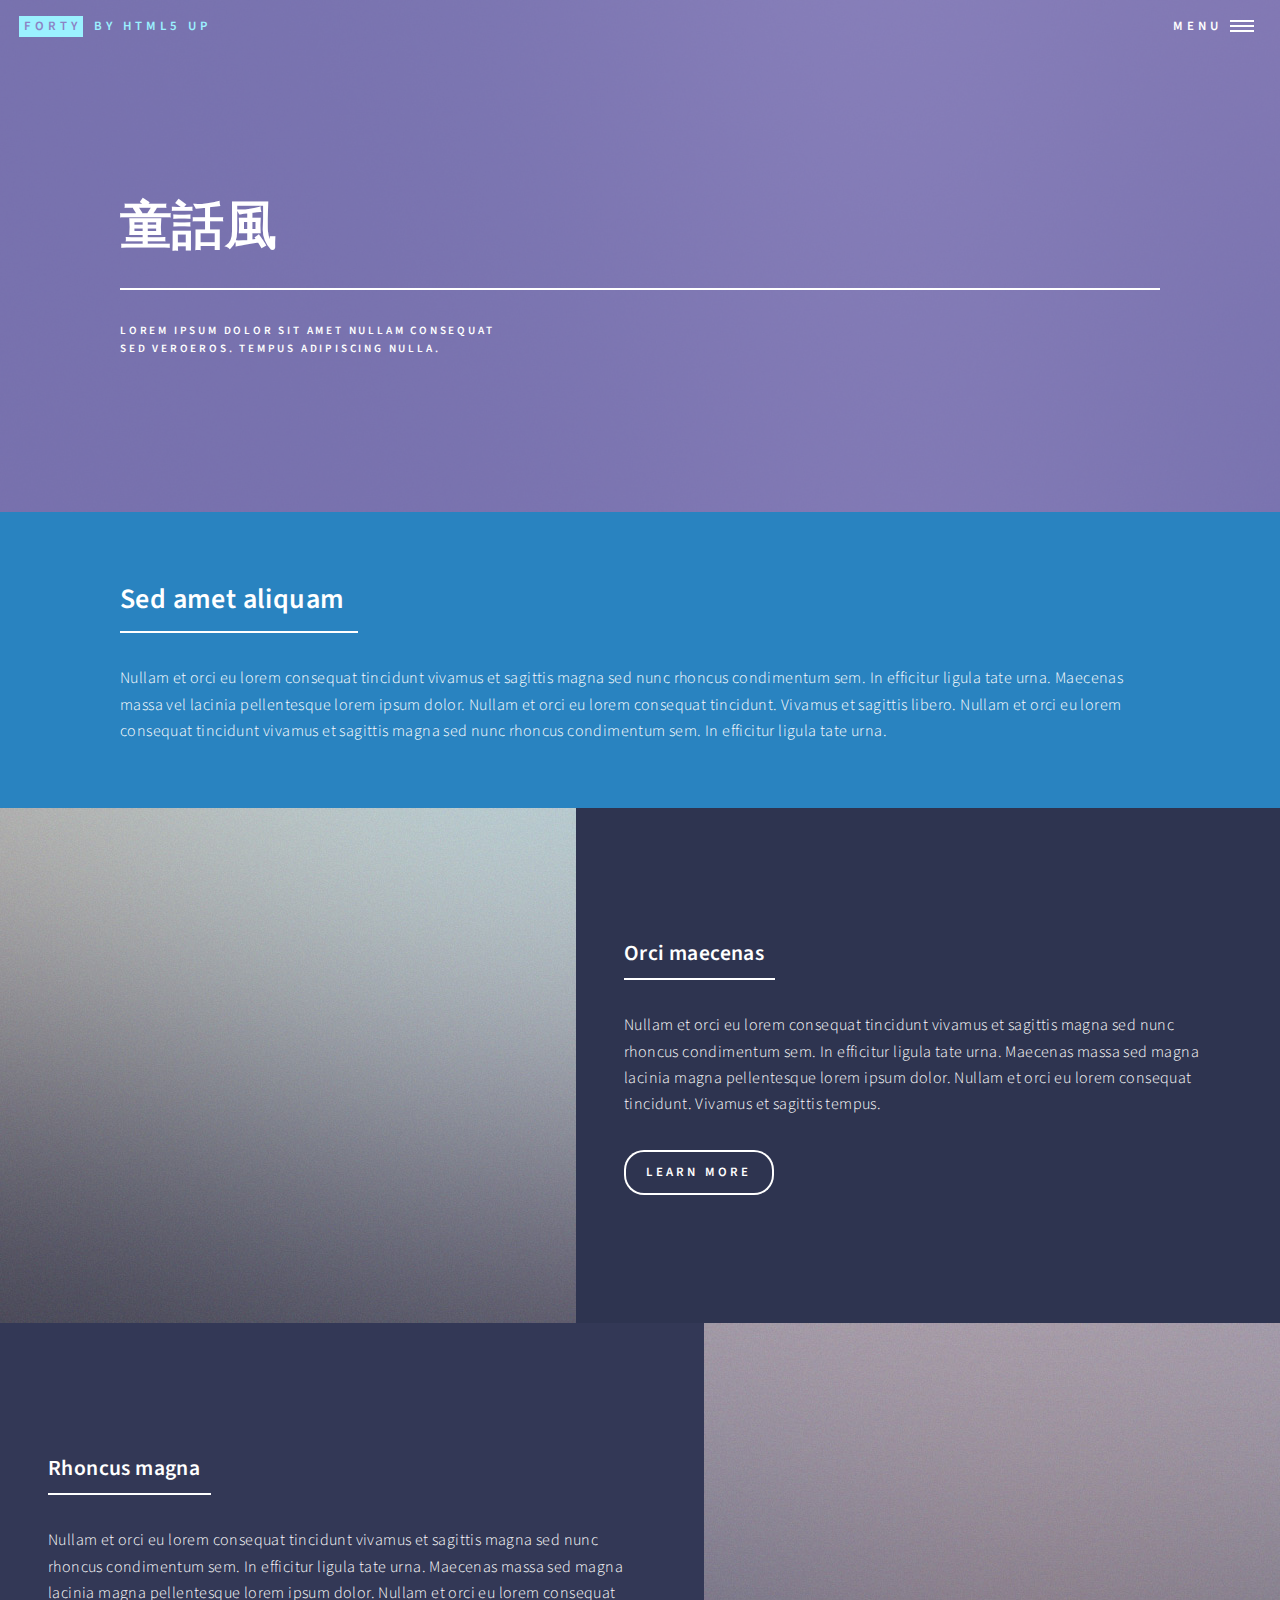
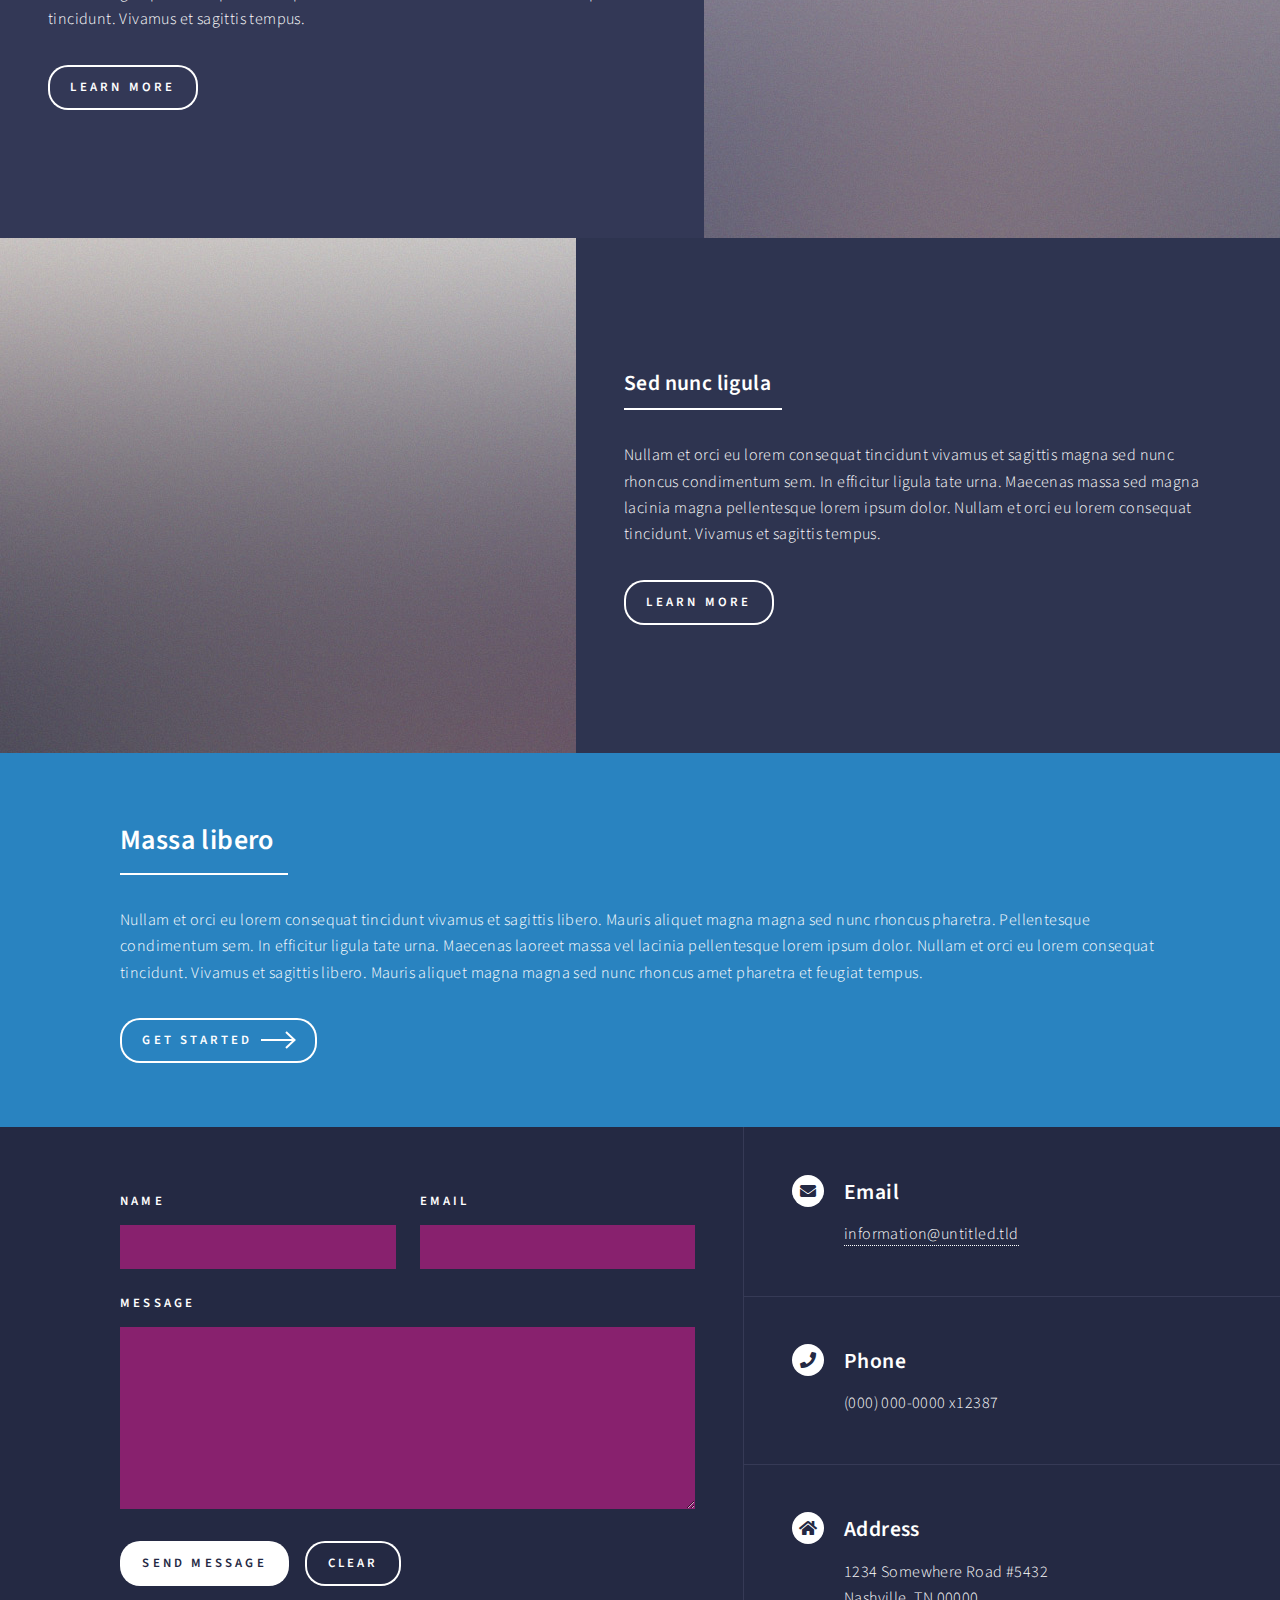
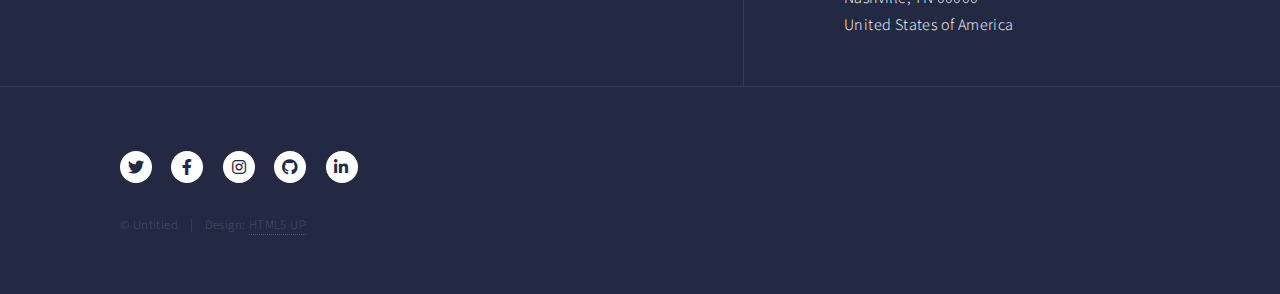
<file: 童話風.html>
<!DOCTYPE HTML>
<!--
	Forty by HTML5 UP
	html5up.net | @ajlkn
	Free for personal and commercial use under the CCA 3.0 license (html5up.net/license)
-->
<html>
	<head>
		<title>Landing - Forty by HTML5 UP</title>
		<meta charset="utf-8" />
		<meta name="viewport" content="width=device-width, initial-scale=1, user-scalable=no" />
		<link rel="stylesheet" href="assets/css/main.css" />
		<noscript><link rel="stylesheet" href="assets/css/noscript.css" /></noscript>
	</head>
	<body class="is-preload">

		<!-- Wrapper -->
			<div id="wrapper">

				<!-- Header -->
				<!-- Note: The "styleN" class below should match that of the banner element. -->
					<header id="header" class="alt style2">
						<a href="index.html" class="logo"><strong>Forty</strong> <span>by HTML5 UP</span></a>
						<nav>
							<a href="#menu">Menu</a>
						</nav>
					</header>

				<!-- Menu -->
					<nav id="menu">
						<ul class="links">
							<li><a href="index.html">Home</a></li>
							<li><a href="landing.html">Landing</a></li>
							<li><a href="generic.html">Generic</a></li>
							<li><a href="elements.html">Elements</a></li>
						</ul>
						<ul class="actions stacked">
							<li><a href="#" class="button primary fit">Get Started</a></li>
							<li><a href="#" class="button fit">Log In</a></li>
						</ul>
					</nav>

				<!-- Banner -->
				<!-- Note: The "styleN" class below should match that of the header element. -->
					<section id="banner" class="style2">
						<div class="inner">
							<span class="image">
								<img src="images/pic07.jpg" alt="" />
							</span>
							<header class="major">
								<h1>童話風</h1>
							</header>
							<div class="content">
								<p>Lorem ipsum dolor sit amet nullam consequat<br />
								sed veroeros. tempus adipiscing nulla.</p>
							</div>
						</div>
					</section>

				<!-- Main -->
					<div id="main">

						<!-- One -->
							<section id="one">
								<div class="inner">
									<header class="major">
										<h2>Sed amet aliquam</h2>
									</header>
									<p>Nullam et orci eu lorem consequat tincidunt vivamus et sagittis magna sed nunc rhoncus condimentum sem. In efficitur ligula tate urna. Maecenas massa vel lacinia pellentesque lorem ipsum dolor. Nullam et orci eu lorem consequat tincidunt. Vivamus et sagittis libero. Nullam et orci eu lorem consequat tincidunt vivamus et sagittis magna sed nunc rhoncus condimentum sem. In efficitur ligula tate urna.</p>
								</div>
							</section>

						<!-- Two -->
							<section id="two" class="spotlights">
								<section>
									<a href="generic.html" class="image">
										<img src="images/pic08.jpg" alt="" data-position="center center" />
									</a>
									<div class="content">
										<div class="inner">
											<header class="major">
												<h3>Orci maecenas</h3>
											</header>
											<p>Nullam et orci eu lorem consequat tincidunt vivamus et sagittis magna sed nunc rhoncus condimentum sem. In efficitur ligula tate urna. Maecenas massa sed magna lacinia magna pellentesque lorem ipsum dolor. Nullam et orci eu lorem consequat tincidunt. Vivamus et sagittis tempus.</p>
											<ul class="actions">
												<li><a href="generic.html" class="button">Learn more</a></li>
											</ul>
										</div>
									</div>
								</section>
								<section>
									<a href="generic.html" class="image">
										<img src="images/pic09.jpg" alt="" data-position="top center" />
									</a>
									<div class="content">
										<div class="inner">
											<header class="major">
												<h3>Rhoncus magna</h3>
											</header>
											<p>Nullam et orci eu lorem consequat tincidunt vivamus et sagittis magna sed nunc rhoncus condimentum sem. In efficitur ligula tate urna. Maecenas massa sed magna lacinia magna pellentesque lorem ipsum dolor. Nullam et orci eu lorem consequat tincidunt. Vivamus et sagittis tempus.</p>
											<ul class="actions">
												<li><a href="generic.html" class="button">Learn more</a></li>
											</ul>
										</div>
									</div>
								</section>
								<section>
									<a href="generic.html" class="image">
										<img src="images/pic10.jpg" alt="" data-position="25% 25%" />
									</a>
									<div class="content">
										<div class="inner">
											<header class="major">
												<h3>Sed nunc ligula</h3>
											</header>
											<p>Nullam et orci eu lorem consequat tincidunt vivamus et sagittis magna sed nunc rhoncus condimentum sem. In efficitur ligula tate urna. Maecenas massa sed magna lacinia magna pellentesque lorem ipsum dolor. Nullam et orci eu lorem consequat tincidunt. Vivamus et sagittis tempus.</p>
											<ul class="actions">
												<li><a href="generic.html" class="button">Learn more</a></li>
											</ul>
										</div>
									</div>
								</section>
							</section>

						<!-- Three -->
							<section id="three">
								<div class="inner">
									<header class="major">
										<h2>Massa libero</h2>
									</header>
									<p>Nullam et orci eu lorem consequat tincidunt vivamus et sagittis libero. Mauris aliquet magna magna sed nunc rhoncus pharetra. Pellentesque condimentum sem. In efficitur ligula tate urna. Maecenas laoreet massa vel lacinia pellentesque lorem ipsum dolor. Nullam et orci eu lorem consequat tincidunt. Vivamus et sagittis libero. Mauris aliquet magna magna sed nunc rhoncus amet pharetra et feugiat tempus.</p>
									<ul class="actions">
										<li><a href="generic.html" class="button next">Get Started</a></li>
									</ul>
								</div>
							</section>

					</div>

				<!-- Contact -->
					<section id="contact">
						<div class="inner">
							<section>
								<form method="post" action="#">
									<div class="fields">
										<div class="field half">
											<label for="name">Name</label>
											<input type="text" name="name" id="name" />
										</div>
										<div class="field half">
											<label for="email">Email</label>
											<input type="text" name="email" id="email" />
										</div>
										<div class="field">
											<label for="message">Message</label>
											<textarea name="message" id="message" rows="6"></textarea>
										</div>
									</div>
									<ul class="actions">
										<li><input type="submit" value="Send Message" class="primary" /></li>
										<li><input type="reset" value="Clear" /></li>
									</ul>
								</form>
							</section>
							<section class="split">
								<section>
									<div class="contact-method">
										<span class="icon solid alt fa-envelope"></span>
										<h3>Email</h3>
										<a href="#">information@untitled.tld</a>
									</div>
								</section>
								<section>
									<div class="contact-method">
										<span class="icon solid alt fa-phone"></span>
										<h3>Phone</h3>
										<span>(000) 000-0000 x12387</span>
									</div>
								</section>
								<section>
									<div class="contact-method">
										<span class="icon solid alt fa-home"></span>
										<h3>Address</h3>
										<span>1234 Somewhere Road #5432<br />
										Nashville, TN 00000<br />
										United States of America</span>
									</div>
								</section>
							</section>
						</div>
					</section>

				<!-- Footer -->
					<footer id="footer">
						<div class="inner">
							<ul class="icons">
								<li><a href="#" class="icon brands alt fa-twitter"><span class="label">Twitter</span></a></li>
								<li><a href="#" class="icon brands alt fa-facebook-f"><span class="label">Facebook</span></a></li>
								<li><a href="#" class="icon brands alt fa-instagram"><span class="label">Instagram</span></a></li>
								<li><a href="#" class="icon brands alt fa-github"><span class="label">GitHub</span></a></li>
								<li><a href="#" class="icon brands alt fa-linkedin-in"><span class="label">LinkedIn</span></a></li>
							</ul>
							<ul class="copyright">
								<li>&copy; Untitled</li><li>Design: <a href="https://html5up.net">HTML5 UP</a></li>
							</ul>
						</div>
					</footer>

			</div>

		<!-- Scripts -->
			<script src="assets/js/jquery.min.js"></script>
			<script src="assets/js/jquery.scrolly.min.js"></script>
			<script src="assets/js/jquery.scrollex.min.js"></script>
			<script src="assets/js/browser.min.js"></script>
			<script src="assets/js/breakpoints.min.js"></script>
			<script src="assets/js/util.js"></script>
			<script src="assets/js/main.js"></script>

	</body>
</html>
</file>
<file: 地中海風/assets/css/noscript.css>
/*
	Lens by HTML5 UP
	html5up.net | @ajlkn
	Free for personal and commercial use under the CCA 3.0 license (html5up.net/license)
*/

/* Main */

	#main {
		opacity: 1 !important;
		right: 0 !important;
	}

	body:before {
		content: 'Javascript is disabled :(';
		display: block;
		position: absolute;
		top: 50%;
		width: calc(100% - 22.5em * 0.333333333);
		height: 4em;
		margin-top: -2em;
		color: #282828;
		cursor: default;
		font-size: 3em;
		line-height: 4em;
		text-align: center;
		white-space: nowrap;
		left: 0;
	}
</file>
<file: 工業風/assets/css/noscript.css>
/*
	Lens by HTML5 UP
	html5up.net | @ajlkn
	Free for personal and commercial use under the CCA 3.0 license (html5up.net/license)
*/

/* Main */

	#main {
		opacity: 1 !important;
		right: 0 !important;
	}

	body:before {
		content: 'Javascript is disabled :(';
		display: block;
		position: absolute;
		top: 50%;
		width: calc(100% - 22.5em * 0.333333333);
		height: 4em;
		margin-top: -2em;
		color: #282828;
		cursor: default;
		font-size: 3em;
		line-height: 4em;
		text-align: center;
		white-space: nowrap;
		left: 0;
	}
</file>
<file: assets/css/noscript.css>
/*
	Forty by HTML5 UP
	html5up.net | @ajlkn
	Free for personal and commercial use under the CCA 3.0 license (html5up.net/license)
*/

/* Banner */

	body.is-preload #banner:after {
		opacity: 0.85;
	}

	body.is-preload #banner > .inner {
		-moz-filter: none;
		-webkit-filter: none;
		-ms-filter: none;
		filter: none;
		-moz-transform: none;
		-webkit-transform: none;
		-ms-transform: none;
		transform: none;
		opacity: 1;
	}
</file>
<file: 地中海風/assets/css/main.css>
@import url(fontawesome-all.min.css);
@import url("https://fonts.googleapis.com/css?family=Roboto:400,700");

/*
	Lens by HTML5 UP
	html5up.net | @ajlkn
	Free for personal and commercial use under the CCA 3.0 license (html5up.net/license)
*/

html, body, div, span, applet, object,
iframe, h1, h2, h3, h4, h5, h6, p, blockquote,
pre, a, abbr, acronym, address, big, cite,
code, del, dfn, em, img, ins, kbd, q, s, samp,
small, strike, strong, sub, sup, tt, var, b,
u, i, center, dl, dt, dd, ol, ul, li, fieldset,
form, label, legend, table, caption, tbody,
tfoot, thead, tr, th, td, article, aside,
canvas, details, embed, figure, figcaption,
footer, header, hgroup, menu, nav, output, ruby,
section, summary, time, mark, audio, video {
	margin: 0;
	padding: 0;
	border: 0;
	font-size: 100%;
	font: inherit;
	vertical-align: baseline;}

article, aside, details, figcaption, figure,
footer, header, hgroup, menu, nav, section {
	display: block;}

body {
	line-height: 1;
}

ol, ul {
	list-style: none;
}

blockquote, q {
	quotes: none;
}

	blockquote:before, blockquote:after, q:before, q:after {
		content: '';
		content: none;
	}

table {
	border-collapse: collapse;
	border-spacing: 0;
}

body {
	-webkit-text-size-adjust: none;
}

mark {
	background-color: transparent;
	color: inherit;
}

input::-moz-focus-inner {
	border: 0;
	padding: 0;
}

input, select, textarea {
	-moz-appearance: none;
	-webkit-appearance: none;
	-ms-appearance: none;
	appearance: none;
}

/* Basic */

	/*
			@-ms-viewport {
				width: device-width;
			}
		*/

	@media screen and (max-width: 480px) {

		html, body {
			min-width: 320px;
		}

	}

	body.is-preload-0 *, body.is-preload-0 *:before, body.is-preload-0 *:after {
		-moz-animation: none !important;
		-webkit-animation: none !important;
		-ms-animation: none !important;
		animation: none !important;
		-moz-transition: none !important;
		-webkit-transition: none !important;
		-ms-transition: none !important;
		transition: none !important;
	}

	html {
		box-sizing: border-box;
	}

	*, *:before, *:after {
		box-sizing: inherit;
	}

	html, body {
		background-color: #101010;
		overflow: hidden;
	}

/* Type */

	html {
		font-size: 16pt;
	}

		@media screen and (max-width: 1680px) {

			html {
				font-size: 12pt;
			}

		}

		@media screen and (max-width: 1280px) {

			html {
				font-size: 11pt;
			}

		}

	body {
		background-color: #fff;
		color: #aaa;
	}

	body, input, select, textarea {
		font-family: "Roboto", Helvetica, sans-serif;
		font-weight: 400;
		line-height: 1.65;
		font-size: 1em;
		color: #aaa;
	}

	a {
		-moz-transition: color 0.25s ease, border-bottom-color 0.25s ease;
		-webkit-transition: color 0.25s ease, border-bottom-color 0.25s ease;
		-ms-transition: color 0.25s ease, border-bottom-color 0.25s ease;
		transition: color 0.25s ease, border-bottom-color 0.25s ease;
		border-bottom: dotted 1px;
		color: inherit;
		text-decoration: none;
	}

		a:hover {
			border-bottom-color: transparent;
			color: #00D3B7;
		}

	strong, b {
		font-weight: 400;
		color: #555;
	}

	em, i {
		font-style: italic;
	}

	p {
		margin: 0 0 1.25em 0;
	}

	h1, h2, h3, h4, h5, h6 {
		font-weight: 400;
		line-height: 1.25;
		margin: 0 0 0.5em 0;
		color: #555;
	}

		h1 a, h2 a, h3 a, h4 a, h5 a, h6 a {
			color: inherit;
			text-decoration: none;
		}

	h2 {
		font-size: 1.25em;
	}

	h3 {
		font-size: 1em;
	}

	h4 {
		font-size: 0.9em;
	}

	h5 {
		font-size: 0.8em;
	}

	h6 {
		font-size: 0.7em;
	}

	sub {
		font-size: 0.8em;
		position: relative;
		top: 0.5em;
	}

	sup {
		font-size: 0.8em;
		position: relative;
		top: -0.5em;
	}

	blockquote {
		border-left: solid 4px #ccc;
		font-style: italic;
		margin: 0 0 1.25em 0;
		padding: 0.3125em 0 0.3125em 1.25em;
	}

	code {
		border-radius: 4px;
		border: solid 1px;
		font-family: "Courier New", monospace;
		font-size: 0.9em;
		margin: 0 0.25em;
		padding: 0.25em 0.65em;
		border-color: #ccc;
	}

	pre {
		-webkit-overflow-scrolling: touch;
		font-family: "Courier New", monospace;
		font-size: 0.9em;
		margin: 0 0 1.25em 0;
	}

		pre code {
			display: block;
			padding: 1em 1.5em;
			overflow-x: auto;
		}

	hr {
		border: 0;
		border-bottom: solid 1px #ccc;
		margin: 1.25em 0;
	}

		hr.major {
			margin: 1.875em 0;
		}

	.align-left {
		text-align: left;
	}

	.align-center {
		text-align: center;
	}

	.align-right {
		text-align: right;
	}

/* Button */

	input[type="submit"],
	input[type="reset"],
	input[type="button"],
	button,
	.button {
		-moz-appearance: none;
		-webkit-appearance: none;
		-ms-appearance: none;
		appearance: none;
		-moz-transition: background-color 0.25s ease-in-out, border-color 0.25s ease-in-out, color 0.25s ease-in-out;
		-webkit-transition: background-color 0.25s ease-in-out, border-color 0.25s ease-in-out, color 0.25s ease-in-out;
		-ms-transition: background-color 0.25s ease-in-out, border-color 0.25s ease-in-out, color 0.25s ease-in-out;
		transition: background-color 0.25s ease-in-out, border-color 0.25s ease-in-out, color 0.25s ease-in-out;
		background-color: transparent;
		border-radius: 4px;
		border: solid 1px #ccc;
		color: #555;
		cursor: pointer;
		display: inline-block;
		line-height: 1;
		padding: 0.75em 1.5em;
		text-align: center;
		text-decoration: none;
		white-space: nowrap;
	}

		input[type="submit"]:hover,
		input[type="reset"]:hover,
		input[type="button"]:hover,
		button:hover,
		.button:hover {
			border-color: #00D3B7;
			color: #00D3B7;
		}

			input[type="submit"]:hover:active,
			input[type="reset"]:hover:active,
			input[type="button"]:hover:active,
			button:hover:active,
			.button:hover:active {
				background-color: rgba(0, 211, 183, 0.15);
			}

		input[type="submit"].icon,
		input[type="reset"].icon,
		input[type="button"].icon,
		button.icon,
		.button.icon {
			padding-left: 1.35em;
		}

			input[type="submit"].icon:before,
			input[type="reset"].icon:before,
			input[type="button"].icon:before,
			button.icon:before,
			.button.icon:before {
				margin-right: 0.5em;
			}

		input[type="submit"].fit,
		input[type="reset"].fit,
		input[type="button"].fit,
		button.fit,
		.button.fit {
			width: 100%;
		}

		input[type="submit"].small,
		input[type="reset"].small,
		input[type="button"].small,
		button.small,
		.button.small {
			font-size: 0.8em;
		}

		input[type="submit"].large,
		input[type="reset"].large,
		input[type="button"].large,
		button.large,
		.button.large {
			font-size: 1.35em;
		}

		input[type="submit"].disabled, input[type="submit"]:disabled,
		input[type="reset"].disabled,
		input[type="reset"]:disabled,
		input[type="button"].disabled,
		input[type="button"]:disabled,
		button.disabled,
		button:disabled,
		.button.disabled,
		.button:disabled {
			pointer-events: none;
			opacity: 0.25;
		}

/* Form */

	form {
		margin: 0 0 1.25em 0;
	}

	label {
		color: #555;
		display: block;
		font-size: 0.9em;
		font-weight: 400;
		margin: 0 0 0.625em 0;
	}

	input[type="text"],
	input[type="password"],
	input[type="email"],
	select,
	textarea {
		-moz-appearance: none;
		-webkit-appearance: none;
		-ms-appearance: none;
		appearance: none;
		background-color: transparent;
		border-radius: 4px;
		border: solid 1px #ccc;
		color: inherit;
		display: block;
		outline: 0;
		padding: 0 0.75em;
		text-decoration: none;
		width: 100%;
	}

		input[type="text"]:invalid,
		input[type="password"]:invalid,
		input[type="email"]:invalid,
		select:invalid,
		textarea:invalid {
			box-shadow: none;
		}

		input[type="text"]:focus,
		input[type="password"]:focus,
		input[type="email"]:focus,
		select:focus,
		textarea:focus {
			border-color: #00D3B7;
		}

	select {
		background-image: url("data:image/svg+xml;charset=utf8,%3Csvg xmlns='http://www.w3.org/2000/svg' width='40' height='40' preserveAspectRatio='none' viewBox='0 0 40 40'%3E%3Cpath d='M9.4,12.3l10.4,10.4l10.4-10.4c0.2-0.2,0.5-0.4,0.9-0.4c0.3,0,0.6,0.1,0.9,0.4l3.3,3.3c0.2,0.2,0.4,0.5,0.4,0.9 c0,0.4-0.1,0.6-0.4,0.9L20.7,31.9c-0.2,0.2-0.5,0.4-0.9,0.4c-0.3,0-0.6-0.1-0.9-0.4L4.3,17.3c-0.2-0.2-0.4-0.5-0.4-0.9 c0-0.4,0.1-0.6,0.4-0.9l3.3-3.3c0.2-0.2,0.5-0.4,0.9-0.4S9.1,12.1,9.4,12.3z' fill='%23ccc' /%3E%3C/svg%3E");
		background-size: 1.25rem;
		background-repeat: no-repeat;
		background-position: calc(100% - 1rem) center;
		height: 2.75em;
		padding-right: 2.75em;
		text-overflow: ellipsis;
	}

		select option {
			color: #555;
			background: #fff;
		}

		select:focus::-ms-value {
			background-color: transparent;
		}

		select::-ms-expand {
			display: none;
		}

	.select-wrapper {
		text-decoration: none;
		display: block;
		position: relative;
	}

		.select-wrapper:before {
			-moz-osx-font-smoothing: grayscale;
			-webkit-font-smoothing: antialiased;
			display: inline-block;
			font-style: normal;
			font-variant: normal;
			text-rendering: auto;
			line-height: 1;
			text-transform: none !important;
			font-family: 'Font Awesome 5 Free';
			font-weight: 900;
		}

		.select-wrapper:before {
			color: #ccc;
			content: '\f107';
			display: block;
			height: 2.75em;
			line-height: 2.75em;
			pointer-events: none;
			position: absolute;
			right: 0;
			text-align: center;
			top: 0;
			width: 2.75em;
		}

		.select-wrapper select::-ms-expand {
			display: none;
		}

	input[type="text"],
	input[type="password"],
	input[type="email"],
	select {
		height: 2.75em;
	}

	textarea {
		padding: 0.75em 1em;
	}

	input[type="checkbox"],
	input[type="radio"] {
		-moz-appearance: none;
		-webkit-appearance: none;
		-ms-appearance: none;
		appearance: none;
		display: block;
		float: left;
		margin-right: -2em;
		opacity: 0;
		width: 1em;
		z-index: -1;
	}

		input[type="checkbox"] + label,
		input[type="radio"] + label {
			text-decoration: none;
			color: #aaa;
			cursor: pointer;
			display: inline-block;
			font-size: 1em;
			font-weight: 400;
			margin: 0;
			padding-left: 2.4em;
			padding-right: 0.75em;
			position: relative;
		}

			input[type="checkbox"] + label:before,
			input[type="radio"] + label:before {
				-moz-osx-font-smoothing: grayscale;
				-webkit-font-smoothing: antialiased;
				display: inline-block;
				font-style: normal;
				font-variant: normal;
				text-rendering: auto;
				line-height: 1;
				text-transform: none !important;
				font-family: 'Font Awesome 5 Free';
				font-weight: 900;
			}

			input[type="checkbox"] + label:before,
			input[type="radio"] + label:before {
				background: transparent;
				border-radius: 4px;
				border: solid 1px #ccc;
				content: '';
				display: inline-block;
				font-size: 0.8em;
				height: 2.0625em;
				left: 0;
				line-height: 2.0625em;
				position: absolute;
				text-align: center;
				top: 0;
				width: 2.0625em;
			}

		input[type="checkbox"]:checked + label:before,
		input[type="radio"]:checked + label:before {
			background-color: #555;
			border-color: #555;
			color: #fff;
			content: '\f00c';
		}

		input[type="checkbox"]:focus + label:before,
		input[type="radio"]:focus + label:before {
			border-color: #00D3B7;
		}

	input[type="checkbox"] + label:before {
		border-radius: 4px;
	}

	input[type="radio"] + label:before {
		border-radius: 100%;
	}

	::-webkit-input-placeholder {
		opacity: 1.0;
		color: #ccc !important;
	}

	:-moz-placeholder {
		opacity: 1.0;
		color: #ccc !important;
	}

	::-moz-placeholder {
		opacity: 1.0;
		color: #ccc !important;
	}

	:-ms-input-placeholder {
		opacity: 1.0;
		color: #ccc !important;
	}

	.field {
		margin: 0 0 1.25em 0;
	}

/* Icon */

	.icon {
		text-decoration: none;
		border-bottom: none;
		position: relative;
	}

		.icon:before {
			-moz-osx-font-smoothing: grayscale;
			-webkit-font-smoothing: antialiased;
			display: inline-block;
			font-style: normal;
			font-variant: normal;
			text-rendering: auto;
			line-height: 1;
			text-transform: none !important;
			font-family: 'Font Awesome 5 Free';
			font-weight: 400;
		}

		.icon > .label {
			display: none;
		}

		.icon:before {
			line-height: inherit;
		}

		.icon.solid:before {
			font-weight: 900;
		}

		.icon.brands:before {
			font-family: 'Font Awesome 5 Brands';
		}

/* List */

	ol {
		list-style: decimal;
		margin: 0 0 1.25em 0;
		padding-left: 1.25em;
	}

		ol li {
			padding-left: 0.25em;
		}

	ul {
		list-style: disc;
		margin: 0 0 1.25em 0;
		padding-left: 1em;
	}

		ul li {
			padding-left: 0.5em;
		}

		ul.alt {
			list-style: none;
			padding-left: 0;
		}

			ul.alt li {
				border-top: solid 1px #ccc;
				padding: 0.5em 0;
			}

				ul.alt li:first-child {
					border-top: 0;
					padding-top: 0;
				}

	dl {
		margin: 0 0 1.25em 0;
	}

		dl dt {
			display: block;
			font-weight: 400;
			margin: 0 0 0.625em 0;
		}

		dl dd {
			margin-left: 1.25em;
		}

/* Actions */

	ul.actions {
		display: -moz-flex;
		display: -webkit-flex;
		display: -ms-flex;
		display: flex;
		cursor: default;
		list-style: none;
		margin-left: -0.625em;
		padding-left: 0;
	}

		ul.actions li {
			padding: 0 0 0 0.625em;
			vertical-align: middle;
		}

		ul.actions.special {
			-moz-justify-content: center;
			-webkit-justify-content: center;
			-ms-justify-content: center;
			justify-content: center;
			width: 100%;
			margin-left: 0;
		}

			ul.actions.special li:first-child {
				padding-left: 0;
			}

		ul.actions.stacked {
			-moz-flex-direction: column;
			-webkit-flex-direction: column;
			-ms-flex-direction: column;
			flex-direction: column;
			margin-left: 0;
		}

			ul.actions.stacked li {
				padding: 0.8125em 0 0 0;
			}

				ul.actions.stacked li:first-child {
					padding-top: 0;
				}

		ul.actions.fit {
			width: calc(100% + 0.625em);
		}

			ul.actions.fit li {
				-moz-flex-grow: 1;
				-webkit-flex-grow: 1;
				-ms-flex-grow: 1;
				flex-grow: 1;
				-moz-flex-shrink: 1;
				-webkit-flex-shrink: 1;
				-ms-flex-shrink: 1;
				flex-shrink: 1;
				width: 100%;
			}

				ul.actions.fit li > * {
					width: 100%;
				}

			ul.actions.fit.stacked {
				width: 100%;
			}

		@media screen and (max-width: 480px) {

			ul.actions:not(.fixed) {
				-moz-flex-direction: column;
				-webkit-flex-direction: column;
				-ms-flex-direction: column;
				flex-direction: column;
				margin-left: 0;
				width: 100% !important;
			}

				ul.actions:not(.fixed) li {
					-moz-flex-grow: 1;
					-webkit-flex-grow: 1;
					-ms-flex-grow: 1;
					flex-grow: 1;
					-moz-flex-shrink: 1;
					-webkit-flex-shrink: 1;
					-ms-flex-shrink: 1;
					flex-shrink: 1;
					padding: 0.625em 0 0 0;
					text-align: center;
					width: 100%;
				}

					ul.actions:not(.fixed) li > * {
						width: 100%;
					}

					ul.actions:not(.fixed) li:first-child {
						padding-top: 0;
					}

					ul.actions:not(.fixed) li input[type="submit"],
					ul.actions:not(.fixed) li input[type="reset"],
					ul.actions:not(.fixed) li input[type="button"],
					ul.actions:not(.fixed) li button,
					ul.actions:not(.fixed) li .button {
						width: 100%;
					}

						ul.actions:not(.fixed) li input[type="submit"].icon:before,
						ul.actions:not(.fixed) li input[type="reset"].icon:before,
						ul.actions:not(.fixed) li input[type="button"].icon:before,
						ul.actions:not(.fixed) li button.icon:before,
						ul.actions:not(.fixed) li .button.icon:before {
							margin-left: -0.5rem;
						}

		}

/* Icons */

	ul.icons {
		cursor: default;
		list-style: none;
		padding-left: 0;
	}

		ul.icons li {
			display: inline-block;
			padding: 0 1em 0 0;
		}

			ul.icons li:last-child {
				padding-right: 0;
			}

			ul.icons li .icon:before {
				font-size: 1.5rem;
			}

/* Main */

	#main {
		-moz-transition: opacity 0.75s ease, right 0.75s ease, left 0.75s ease, visibility 0.75s;
		-webkit-transition: opacity 0.75s ease, right 0.75s ease, left 0.75s ease, visibility 0.75s;
		-ms-transition: opacity 0.75s ease, right 0.75s ease, left 0.75s ease, visibility 0.75s;
		transition: opacity 0.75s ease, right 0.75s ease, left 0.75s ease, visibility 0.75s;
		-webkit-overflow-scrolling: touch;
		position: fixed;
		top: 0;
		width: 22.5em;
		height: 100%;
		background: #fff;
		outline: 0;
		overflow-x: hidden;
		overflow-y: auto;
		text-align: right;
		visibility: visible;
		z-index: 10000;
		right: 0;
	}

		#main .toggle {
			-webkit-tap-highlight-color: rgba(0, 0, 0, 0);
			position: absolute;
			top: 0;
			width: 4em;
			height: 4em;
			background-image: url("images/close-small-alt.svg");
			background-repeat: no-repeat;
			background-size: 32px 32px;
			cursor: pointer;
			display: none;
			z-index: 1;
			background-position: 0.5em 0.5em;
			left: 0;
		}

		body.fullscreen #main {
			visibility: hidden;
			right: -22.5em;
		}

		body.is-preload-1 #main {
			opacity: 0;
			right: -2em;
		}

		@media screen and (max-width: 1280px) {

			#main {
				width: 19em;
			}

				body.fullscreen #main {
					right: -19em;
				}

		}

		@media screen and (max-width: 980px) {

			#main {
				background: rgba(255, 255, 255, 0.925);
			}

				#main .toggle {
					display: block;
				}

		}

		@media screen and (max-width: 480px) {

			#main {
				-moz-transition: opacity 0.5s ease, visibility 0.5s;
				-webkit-transition: opacity 0.5s ease, visibility 0.5s;
				-ms-transition: opacity 0.5s ease, visibility 0.5s;
				transition: opacity 0.5s ease, visibility 0.5s;
				width: 100%;
				background: #fff;
				text-align: center;
			}

				body.is-preload-1 #main {
					left: auto !important;
					right: auto !important;
				}

				body.fullscreen #main {
					left: auto !important;
					right: auto !important;
					opacity: 0;
				}

				#main .toggle {
					display: none;
				}

		}

/* Header */

	#header {
		padding: 3em 2.25em 1.75em 2.25em ;
	}

		#header h1 {
			font-size: 2.25em;
			font-weight: 700;
		}

/* Footer */

	#footer {
		padding: 2.25em 2.25em 1em 2.25em ;
	}

		#footer .copyright {
			list-style: none;
			padding: 0;
		}

			#footer .copyright li {
				display: inline-block;
				font-size: 0.8em;
				margin-left: 0.35em;
				padding: 0;
			}

				#footer .copyright li:first-child {
					margin-left: 0;
				}

/* Thumbnails */

	#thumbnails {
		display: -moz-flex;
		display: -webkit-flex;
		display: -ms-flex;
		display: flex;
		-moz-flex-wrap: wrap;
		-webkit-flex-wrap: wrap;
		-ms-flex-wrap: wrap;
		flex-wrap: wrap;
		padding: 0 0.75em;
	}

		#thumbnails article {
			position: relative;
			width: 50%;
			background: #101010;
			outline: 0;
		}

			#thumbnails article .thumbnail {
				-webkit-tap-highlight-color: rgba(0, 0, 0, 0);
				display: block;
				position: relative;
				border: 0;
				outline: 0;
			}

				#thumbnails article .thumbnail img {
					display: block;
					width: 100%;
				}

				#thumbnails article .thumbnail:before {
					pointer-events: none;
					-moz-transition: opacity 0.25s ease;
					-webkit-transition: opacity 0.25s ease;
					-ms-transition: opacity 0.25s ease;
					transition: opacity 0.25s ease;
					content: '';
					position: absolute;
					left: 0;
					top: 0;
					width: 100%;
					height: 100%;
					box-shadow: inset 0 0 0 2px #00D3B7, inset 0 0 0px 3px rgba(0, 0, 0, 0.15);
					opacity: 0;
					z-index: 1;
				}

				#thumbnails article .thumbnail:focus:before {
					opacity: 0.5;
				}

			#thumbnails article h2, #thumbnails article p {
				display: none;
			}

			#thumbnails article.active .thumbnail:before {
				opacity: 1;
			}

		@media screen and (max-width: 480px) {

			#thumbnails article .thumbnail:before {
				display: none;
			}

		}

/* Viewer */

	@-moz-keyframes spinner {
		0% {
			-moz-transform: rotate(0deg);
			-webkit-transform: rotate(0deg);
			-ms-transform: rotate(0deg);
			transform: rotate(0deg);
		}

		100% {
			-moz-transform: rotate(360deg);
			-webkit-transform: rotate(360deg);
			-ms-transform: rotate(360deg);
			transform: rotate(360deg);
		}
	}

	@-webkit-keyframes spinner {
		0% {
			-moz-transform: rotate(0deg);
			-webkit-transform: rotate(0deg);
			-ms-transform: rotate(0deg);
			transform: rotate(0deg);
		}

		100% {
			-moz-transform: rotate(360deg);
			-webkit-transform: rotate(360deg);
			-ms-transform: rotate(360deg);
			transform: rotate(360deg);
		}
	}

	@-ms-keyframes spinner {
		0% {
			-moz-transform: rotate(0deg);
			-webkit-transform: rotate(0deg);
			-ms-transform: rotate(0deg);
			transform: rotate(0deg);
		}

		100% {
			-moz-transform: rotate(360deg);
			-webkit-transform: rotate(360deg);
			-ms-transform: rotate(360deg);
			transform: rotate(360deg);
		}
	}

	@keyframes spinner {
		0% {
			-moz-transform: rotate(0deg);
			-webkit-transform: rotate(0deg);
			-ms-transform: rotate(0deg);
			transform: rotate(0deg);
		}

		100% {
			-moz-transform: rotate(360deg);
			-webkit-transform: rotate(360deg);
			-ms-transform: rotate(360deg);
			transform: rotate(360deg);
		}
	}

	#viewer {
		-moz-transition: opacity 0.75s ease, width 0.75s ease;
		-webkit-transition: opacity 0.75s ease, width 0.75s ease;
		-ms-transition: opacity 0.75s ease, width 0.75s ease;
		transition: opacity 0.75s ease, width 0.75s ease;
		position: absolute;
		top: 0;
		width: calc(100% - 22.5em);
		height: 100%;
		left: 0;
	}

		#viewer .inner {
			pointer-events: none;
			position: absolute;
			top: 0;
			left: 0;
			width: 100%;
			height: 100%;
			z-index: 2;
		}

			#viewer .inner > * {
				pointer-events: auto;
			}

			#viewer .inner:before {
				background-image: -moz-linear-gradient(left, rgba(16,16,16,0.2), rgba(16,16,16,0) 10em, rgba(16,16,16,0)), -moz-linear-gradient(right, rgba(16,16,16,0.2), rgba(16,16,16,0) 10em, rgba(16,16,16,0));
				background-image: -webkit-linear-gradient(left, rgba(16,16,16,0.2), rgba(16,16,16,0) 10em, rgba(16,16,16,0)), -webkit-linear-gradient(right, rgba(16,16,16,0.2), rgba(16,16,16,0) 10em, rgba(16,16,16,0));
				background-image: -ms-linear-gradient(left, rgba(16,16,16,0.2), rgba(16,16,16,0) 10em, rgba(16,16,16,0)), -ms-linear-gradient(right, rgba(16,16,16,0.2), rgba(16,16,16,0) 10em, rgba(16,16,16,0));
				background-image: linear-gradient(left, rgba(16,16,16,0.2), rgba(16,16,16,0) 10em, rgba(16,16,16,0)), linear-gradient(right, rgba(16,16,16,0.2), rgba(16,16,16,0) 10em, rgba(16,16,16,0));
				content: '';
				display: block;
				position: absolute;
				top: 0;
				left: 0;
				width: 100%;
				height: 100%;
			}

			#viewer .inner .toggle {
				-webkit-tap-highlight-color: rgba(0, 0, 0, 0);
				position: absolute;
				top: 0;
				width: 4em;
				height: 4em;
				background-image: url("images/close.svg");
				background-repeat: no-repeat;
				background-size: 64px 64px;
				cursor: pointer;
				z-index: 1;
				right: 0;
				background-position: calc(100% - 0.75em) 0.75em;
			}

			#viewer .inner .nav-next,
			#viewer .inner .nav-previous {
				-webkit-tap-highlight-color: rgba(0, 0, 0, 0);
				position: absolute;
				top: 50%;
				width: 6em;
				height: 6em;
				margin-top: -3em;
				background-image: url("images/arrow.svg");
				background-position: center;
				background-repeat: no-repeat;
				background-size: contain;
				cursor: pointer;
			}

			#viewer .inner .nav-previous {
				-moz-transform: scaleX(-1);
				-webkit-transform: scaleX(-1);
				-ms-transform: scaleX(-1);
				transform: scaleX(-1);
				left: 0;
			}

			#viewer .inner .nav-next {
				right: 0;
			}

		#viewer .slide {
			-moz-transition: opacity 0.5s ease-in-out;
			-webkit-transition: opacity 0.5s ease-in-out;
			-ms-transition: opacity 0.5s ease-in-out;
			transition: opacity 0.5s ease-in-out;
			position: absolute;
			top: 0;
			left: 0;
			width: 100%;
			height: 100%;
			opacity: 1;
			z-index: 1;
		}

			#viewer .slide .caption {
				background-image: -moz-linear-gradient(bottom, rgba(16,16,16,0.75), rgba(16,16,16,0.25) 80%, rgba(16,16,16,0));
				background-image: -webkit-linear-gradient(bottom, rgba(16,16,16,0.75), rgba(16,16,16,0.25) 80%, rgba(16,16,16,0));
				background-image: -ms-linear-gradient(bottom, rgba(16,16,16,0.75), rgba(16,16,16,0.25) 80%, rgba(16,16,16,0));
				background-image: linear-gradient(bottom, rgba(16,16,16,0.75), rgba(16,16,16,0.25) 80%, rgba(16,16,16,0));
				padding: 2em 2em 0.75em 2em ;
				position: absolute;
				bottom: 0;
				left: 0;
				width: 100%;
				color: rgba(255, 255, 255, 0.5);
				z-index: 1;
			}

				#viewer .slide .caption h2, #viewer .slide .caption h3, #viewer .slide .caption h4, #viewer .slide .caption h5, #viewer .slide .caption h6 {
					color: #fff;
				}

			#viewer .slide .image {
				-moz-transition: opacity 0.5s ease-in-out;
				-webkit-transition: opacity 0.5s ease-in-out;
				-ms-transition: opacity 0.5s ease-in-out;
				transition: opacity 0.5s ease-in-out;
				position: absolute;
				top: 0;
				left: 0;
				width: 100%;
				height: 100%;
				background-repeat: no-repeat;
				background-size: cover;
				opacity: 0;
			}

			#viewer .slide:before {
				-moz-animation: spinner 1s linear infinite;
				-webkit-animation: spinner 1s linear infinite;
				-ms-animation: spinner 1s linear infinite;
				animation: spinner 1s linear infinite;
				-moz-transition: opacity 0.5s ease-in-out;
				-webkit-transition: opacity 0.5s ease-in-out;
				-ms-transition: opacity 0.5s ease-in-out;
				transition: opacity 0.5s ease-in-out;
				content: '';
				display: block;
				position: absolute;
				top: 50%;
				left: 50%;
				width: 3em;
				height: 3em;
				background-image: url("images/spinner.svg");
				background-position: center;
				background-repeat: no-repeat;
				background-size: contain;
				margin: -1.5em 0 0 -1.5em;
				opacity: 0;
			}

			#viewer .slide.loading:before {
				opacity: 1;
			}

			#viewer .slide.active .image {
				opacity: 1;
			}

		body.fullscreen #viewer {
			width: 100%;
		}

			body.fullscreen #viewer .inner .toggle {
				background-image: url("images/open.svg");
			}

		body.is-preload-1 #viewer {
			opacity: 0;
		}

		body.is-preload-2 #viewer .slide {
			opacity: 0;
		}

		@media screen and (max-width: 1280px) {

			#viewer {
				width: calc(100% - 19em);
			}

		}

		@media screen and (max-width: 980px) {

			#viewer {
				width: 100%;
			}

				#viewer .inner .toggle {
					-moz-transition: opacity 0.75s ease;
					-webkit-transition: opacity 0.75s ease;
					-ms-transition: opacity 0.75s ease;
					transition: opacity 0.75s ease;
					background-image: url("images/open.svg");
					opacity: 0;
					right: 0;
				}

				body.fullscreen #viewer .inner .toggle {
					opacity: 1;
				}

		}

		@media screen and (max-width: 736px) {

			#viewer .inner .toggle {
				background-size: 32px 32px;
			}

			#viewer .inner .nav-next,
			#viewer .inner .nav-previous {
				background-image: url("images/arrow-small.svg");
				background-size: 32px 32px;
			}

			body.fullscreen #viewer .inner .toggle {
				background-image: url("images/open-small.svg");
			}

		}

		@media screen and (max-width: 480px) {

			#viewer {
				-moz-transition: opacity 0.5s ease;
				-webkit-transition: opacity 0.5s ease;
				-ms-transition: opacity 0.5s ease;
				transition: opacity 0.5s ease;
				-moz-transition-delay: 0s;
				-webkit-transition-delay: 0s;
				-ms-transition-delay: 0s;
				transition-delay: 0s;
				opacity: 0;
			}

				#viewer .inner .toggle {
					background-image: url("images/close-small.svg") !important;
					background-size: 32px 32px;
				}

				body.fullscreen #viewer {
					-moz-transition-delay: 0.5s;
					-webkit-transition-delay: 0.5s;
					-ms-transition-delay: 0.5s;
					transition-delay: 0.5s;
					opacity: 1;
				}

		}
</file>
<file: 工業風/assets/css/main.css>
@import url(fontawesome-all.min.css);
@import url("https://fonts.googleapis.com/css?family=Roboto:400,700");

/*
	Lens by HTML5 UP
	html5up.net | @ajlkn
	Free for personal and commercial use under the CCA 3.0 license (html5up.net/license)
*/

html, body, div, span, applet, object,
iframe, h1, h2, h3, h4, h5, h6, p, blockquote,
pre, a, abbr, acronym, address, big, cite,
code, del, dfn, em, img, ins, kbd, q, s, samp,
small, strike, strong, sub, sup, tt, var, b,
u, i, center, dl, dt, dd, ol, ul, li, fieldset,
form, label, legend, table, caption, tbody,
tfoot, thead, tr, th, td, article, aside,
canvas, details, embed, figure, figcaption,
footer, header, hgroup, menu, nav, output, ruby,
section, summary, time, mark, audio, video {
	margin: 0;
	padding: 0;
	border: 0;
	font-size: 100%;
	font: inherit;
	vertical-align: baseline;}

article, aside, details, figcaption, figure,
footer, header, hgroup, menu, nav, section {
	display: block;}

body {
	line-height: 1;
}

ol, ul {
	list-style: none;
}

blockquote, q {
	quotes: none;
}

	blockquote:before, blockquote:after, q:before, q:after {
		content: '';
		content: none;
	}

table {
	border-collapse: collapse;
	border-spacing: 0;
}

body {
	-webkit-text-size-adjust: none;
}

mark {
	background-color: transparent;
	color: inherit;
}

input::-moz-focus-inner {
	border: 0;
	padding: 0;
}

input, select, textarea {
	-moz-appearance: none;
	-webkit-appearance: none;
	-ms-appearance: none;
	appearance: none;
}

/* Basic */

	/*
			@-ms-viewport {
				width: device-width;
			}
		*/

	@media screen and (max-width: 480px) {

		html, body {
			min-width: 320px;
		}

	}

	body.is-preload-0 *, body.is-preload-0 *:before, body.is-preload-0 *:after {
		-moz-animation: none !important;
		-webkit-animation: none !important;
		-ms-animation: none !important;
		animation: none !important;
		-moz-transition: none !important;
		-webkit-transition: none !important;
		-ms-transition: none !important;
		transition: none !important;
	}

	html {
		box-sizing: border-box;
	}

	*, *:before, *:after {
		box-sizing: inherit;
	}

	html, body {
		background-color: #101010;
		overflow: hidden;
	}

/* Type */

	html {
		font-size: 16pt;
	}

		@media screen and (max-width: 1680px) {

			html {
				font-size: 12pt;
			}

		}

		@media screen and (max-width: 1280px) {

			html {
				font-size: 11pt;
			}

		}

	body {
		background-color: #fff;
		color: #aaa;
	}

	body, input, select, textarea {
		font-family: "Roboto", Helvetica, sans-serif;
		font-weight: 400;
		line-height: 1.65;
		font-size: 1em;
		color: #aaa;
	}

	a {
		-moz-transition: color 0.25s ease, border-bottom-color 0.25s ease;
		-webkit-transition: color 0.25s ease, border-bottom-color 0.25s ease;
		-ms-transition: color 0.25s ease, border-bottom-color 0.25s ease;
		transition: color 0.25s ease, border-bottom-color 0.25s ease;
		border-bottom: dotted 1px;
		color: inherit;
		text-decoration: none;
	}

		a:hover {
			border-bottom-color: transparent;
			color: #00D3B7;
		}

	strong, b {
		font-weight: 400;
		color: #555;
	}

	em, i {
		font-style: italic;
	}

	p {
		margin: 0 0 1.25em 0;
	}

	h1, h2, h3, h4, h5, h6 {
		font-weight: 400;
		line-height: 1.25;
		margin: 0 0 0.5em 0;
		color: #555;
	}

		h1 a, h2 a, h3 a, h4 a, h5 a, h6 a {
			color: inherit;
			text-decoration: none;
		}

	h2 {
		font-size: 1.25em;
	}

	h3 {
		font-size: 1em;
	}

	h4 {
		font-size: 0.9em;
	}

	h5 {
		font-size: 0.8em;
	}

	h6 {
		font-size: 0.7em;
	}

	sub {
		font-size: 0.8em;
		position: relative;
		top: 0.5em;
	}

	sup {
		font-size: 0.8em;
		position: relative;
		top: -0.5em;
	}

	blockquote {
		border-left: solid 4px #ccc;
		font-style: italic;
		margin: 0 0 1.25em 0;
		padding: 0.3125em 0 0.3125em 1.25em;
	}

	code {
		border-radius: 4px;
		border: solid 1px;
		font-family: "Courier New", monospace;
		font-size: 0.9em;
		margin: 0 0.25em;
		padding: 0.25em 0.65em;
		border-color: #ccc;
	}

	pre {
		-webkit-overflow-scrolling: touch;
		font-family: "Courier New", monospace;
		font-size: 0.9em;
		margin: 0 0 1.25em 0;
	}

		pre code {
			display: block;
			padding: 1em 1.5em;
			overflow-x: auto;
		}

	hr {
		border: 0;
		border-bottom: solid 1px #ccc;
		margin: 1.25em 0;
	}

		hr.major {
			margin: 1.875em 0;
		}

	.align-left {
		text-align: left;
	}

	.align-center {
		text-align: center;
	}

	.align-right {
		text-align: right;
	}

/* Button */

	input[type="submit"],
	input[type="reset"],
	input[type="button"],
	button,
	.button {
		-moz-appearance: none;
		-webkit-appearance: none;
		-ms-appearance: none;
		appearance: none;
		-moz-transition: background-color 0.25s ease-in-out, border-color 0.25s ease-in-out, color 0.25s ease-in-out;
		-webkit-transition: background-color 0.25s ease-in-out, border-color 0.25s ease-in-out, color 0.25s ease-in-out;
		-ms-transition: background-color 0.25s ease-in-out, border-color 0.25s ease-in-out, color 0.25s ease-in-out;
		transition: background-color 0.25s ease-in-out, border-color 0.25s ease-in-out, color 0.25s ease-in-out;
		background-color: transparent;
		border-radius: 4px;
		border: solid 1px #ccc;
		color: #555;
		cursor: pointer;
		display: inline-block;
		line-height: 1;
		padding: 0.75em 1.5em;
		text-align: center;
		text-decoration: none;
		white-space: nowrap;
	}

		input[type="submit"]:hover,
		input[type="reset"]:hover,
		input[type="button"]:hover,
		button:hover,
		.button:hover {
			border-color: #00D3B7;
			color: #00D3B7;
		}

			input[type="submit"]:hover:active,
			input[type="reset"]:hover:active,
			input[type="button"]:hover:active,
			button:hover:active,
			.button:hover:active {
				background-color: rgba(0, 211, 183, 0.15);
			}

		input[type="submit"].icon,
		input[type="reset"].icon,
		input[type="button"].icon,
		button.icon,
		.button.icon {
			padding-left: 1.35em;
		}

			input[type="submit"].icon:before,
			input[type="reset"].icon:before,
			input[type="button"].icon:before,
			button.icon:before,
			.button.icon:before {
				margin-right: 0.5em;
			}

		input[type="submit"].fit,
		input[type="reset"].fit,
		input[type="button"].fit,
		button.fit,
		.button.fit {
			width: 100%;
		}

		input[type="submit"].small,
		input[type="reset"].small,
		input[type="button"].small,
		button.small,
		.button.small {
			font-size: 0.8em;
		}

		input[type="submit"].large,
		input[type="reset"].large,
		input[type="button"].large,
		button.large,
		.button.large {
			font-size: 1.35em;
		}

		input[type="submit"].disabled, input[type="submit"]:disabled,
		input[type="reset"].disabled,
		input[type="reset"]:disabled,
		input[type="button"].disabled,
		input[type="button"]:disabled,
		button.disabled,
		button:disabled,
		.button.disabled,
		.button:disabled {
			pointer-events: none;
			opacity: 0.25;
		}

/* Form */

	form {
		margin: 0 0 1.25em 0;
	}

	label {
		color: #555;
		display: block;
		font-size: 0.9em;
		font-weight: 400;
		margin: 0 0 0.625em 0;
	}

	input[type="text"],
	input[type="password"],
	input[type="email"],
	select,
	textarea {
		-moz-appearance: none;
		-webkit-appearance: none;
		-ms-appearance: none;
		appearance: none;
		background-color: transparent;
		border-radius: 4px;
		border: solid 1px #ccc;
		color: inherit;
		display: block;
		outline: 0;
		padding: 0 0.75em;
		text-decoration: none;
		width: 100%;
	}

		input[type="text"]:invalid,
		input[type="password"]:invalid,
		input[type="email"]:invalid,
		select:invalid,
		textarea:invalid {
			box-shadow: none;
		}

		input[type="text"]:focus,
		input[type="password"]:focus,
		input[type="email"]:focus,
		select:focus,
		textarea:focus {
			border-color: #00D3B7;
		}

	select {
		background-image: url("data:image/svg+xml;charset=utf8,%3Csvg xmlns='http://www.w3.org/2000/svg' width='40' height='40' preserveAspectRatio='none' viewBox='0 0 40 40'%3E%3Cpath d='M9.4,12.3l10.4,10.4l10.4-10.4c0.2-0.2,0.5-0.4,0.9-0.4c0.3,0,0.6,0.1,0.9,0.4l3.3,3.3c0.2,0.2,0.4,0.5,0.4,0.9 c0,0.4-0.1,0.6-0.4,0.9L20.7,31.9c-0.2,0.2-0.5,0.4-0.9,0.4c-0.3,0-0.6-0.1-0.9-0.4L4.3,17.3c-0.2-0.2-0.4-0.5-0.4-0.9 c0-0.4,0.1-0.6,0.4-0.9l3.3-3.3c0.2-0.2,0.5-0.4,0.9-0.4S9.1,12.1,9.4,12.3z' fill='%23ccc' /%3E%3C/svg%3E");
		background-size: 1.25rem;
		background-repeat: no-repeat;
		background-position: calc(100% - 1rem) center;
		height: 2.75em;
		padding-right: 2.75em;
		text-overflow: ellipsis;
	}

		select option {
			color: #555;
			background: #fff;
		}

		select:focus::-ms-value {
			background-color: transparent;
		}

		select::-ms-expand {
			display: none;
		}

	.select-wrapper {
		text-decoration: none;
		display: block;
		position: relative;
	}

		.select-wrapper:before {
			-moz-osx-font-smoothing: grayscale;
			-webkit-font-smoothing: antialiased;
			display: inline-block;
			font-style: normal;
			font-variant: normal;
			text-rendering: auto;
			line-height: 1;
			text-transform: none !important;
			font-family: 'Font Awesome 5 Free';
			font-weight: 900;
		}

		.select-wrapper:before {
			color: #ccc;
			content: '\f107';
			display: block;
			height: 2.75em;
			line-height: 2.75em;
			pointer-events: none;
			position: absolute;
			right: 0;
			text-align: center;
			top: 0;
			width: 2.75em;
		}

		.select-wrapper select::-ms-expand {
			display: none;
		}

	input[type="text"],
	input[type="password"],
	input[type="email"],
	select {
		height: 2.75em;
	}

	textarea {
		padding: 0.75em 1em;
	}

	input[type="checkbox"],
	input[type="radio"] {
		-moz-appearance: none;
		-webkit-appearance: none;
		-ms-appearance: none;
		appearance: none;
		display: block;
		float: left;
		margin-right: -2em;
		opacity: 0;
		width: 1em;
		z-index: -1;
	}

		input[type="checkbox"] + label,
		input[type="radio"] + label {
			text-decoration: none;
			color: #aaa;
			cursor: pointer;
			display: inline-block;
			font-size: 1em;
			font-weight: 400;
			margin: 0;
			padding-left: 2.4em;
			padding-right: 0.75em;
			position: relative;
		}

			input[type="checkbox"] + label:before,
			input[type="radio"] + label:before {
				-moz-osx-font-smoothing: grayscale;
				-webkit-font-smoothing: antialiased;
				display: inline-block;
				font-style: normal;
				font-variant: normal;
				text-rendering: auto;
				line-height: 1;
				text-transform: none !important;
				font-family: 'Font Awesome 5 Free';
				font-weight: 900;
			}

			input[type="checkbox"] + label:before,
			input[type="radio"] + label:before {
				background: transparent;
				border-radius: 4px;
				border: solid 1px #ccc;
				content: '';
				display: inline-block;
				font-size: 0.8em;
				height: 2.0625em;
				left: 0;
				line-height: 2.0625em;
				position: absolute;
				text-align: center;
				top: 0;
				width: 2.0625em;
			}

		input[type="checkbox"]:checked + label:before,
		input[type="radio"]:checked + label:before {
			background-color: #555;
			border-color: #555;
			color: #fff;
			content: '\f00c';
		}

		input[type="checkbox"]:focus + label:before,
		input[type="radio"]:focus + label:before {
			border-color: #00D3B7;
		}

	input[type="checkbox"] + label:before {
		border-radius: 4px;
	}

	input[type="radio"] + label:before {
		border-radius: 100%;
	}

	::-webkit-input-placeholder {
		opacity: 1.0;
		color: #ccc !important;
	}

	:-moz-placeholder {
		opacity: 1.0;
		color: #ccc !important;
	}

	::-moz-placeholder {
		opacity: 1.0;
		color: #ccc !important;
	}

	:-ms-input-placeholder {
		opacity: 1.0;
		color: #ccc !important;
	}

	.field {
		margin: 0 0 1.25em 0;
	}

/* Icon */

	.icon {
		text-decoration: none;
		border-bottom: none;
		position: relative;
	}

		.icon:before {
			-moz-osx-font-smoothing: grayscale;
			-webkit-font-smoothing: antialiased;
			display: inline-block;
			font-style: normal;
			font-variant: normal;
			text-rendering: auto;
			line-height: 1;
			text-transform: none !important;
			font-family: 'Font Awesome 5 Free';
			font-weight: 400;
		}

		.icon > .label {
			display: none;
		}

		.icon:before {
			line-height: inherit;
		}

		.icon.solid:before {
			font-weight: 900;
		}

		.icon.brands:before {
			font-family: 'Font Awesome 5 Brands';
		}

/* List */

	ol {
		list-style: decimal;
		margin: 0 0 1.25em 0;
		padding-left: 1.25em;
	}

		ol li {
			padding-left: 0.25em;
		}

	ul {
		list-style: disc;
		margin: 0 0 1.25em 0;
		padding-left: 1em;
	}

		ul li {
			padding-left: 0.5em;
		}

		ul.alt {
			list-style: none;
			padding-left: 0;
		}

			ul.alt li {
				border-top: solid 1px #ccc;
				padding: 0.5em 0;
			}

				ul.alt li:first-child {
					border-top: 0;
					padding-top: 0;
				}

	dl {
		margin: 0 0 1.25em 0;
	}

		dl dt {
			display: block;
			font-weight: 400;
			margin: 0 0 0.625em 0;
		}

		dl dd {
			margin-left: 1.25em;
		}

/* Actions */

	ul.actions {
		display: -moz-flex;
		display: -webkit-flex;
		display: -ms-flex;
		display: flex;
		cursor: default;
		list-style: none;
		margin-left: -0.625em;
		padding-left: 0;
	}

		ul.actions li {
			padding: 0 0 0 0.625em;
			vertical-align: middle;
		}

		ul.actions.special {
			-moz-justify-content: center;
			-webkit-justify-content: center;
			-ms-justify-content: center;
			justify-content: center;
			width: 100%;
			margin-left: 0;
		}

			ul.actions.special li:first-child {
				padding-left: 0;
			}

		ul.actions.stacked {
			-moz-flex-direction: column;
			-webkit-flex-direction: column;
			-ms-flex-direction: column;
			flex-direction: column;
			margin-left: 0;
		}

			ul.actions.stacked li {
				padding: 0.8125em 0 0 0;
			}

				ul.actions.stacked li:first-child {
					padding-top: 0;
				}

		ul.actions.fit {
			width: calc(100% + 0.625em);
		}

			ul.actions.fit li {
				-moz-flex-grow: 1;
				-webkit-flex-grow: 1;
				-ms-flex-grow: 1;
				flex-grow: 1;
				-moz-flex-shrink: 1;
				-webkit-flex-shrink: 1;
				-ms-flex-shrink: 1;
				flex-shrink: 1;
				width: 100%;
			}

				ul.actions.fit li > * {
					width: 100%;
				}

			ul.actions.fit.stacked {
				width: 100%;
			}

		@media screen and (max-width: 480px) {

			ul.actions:not(.fixed) {
				-moz-flex-direction: column;
				-webkit-flex-direction: column;
				-ms-flex-direction: column;
				flex-direction: column;
				margin-left: 0;
				width: 100% !important;
			}

				ul.actions:not(.fixed) li {
					-moz-flex-grow: 1;
					-webkit-flex-grow: 1;
					-ms-flex-grow: 1;
					flex-grow: 1;
					-moz-flex-shrink: 1;
					-webkit-flex-shrink: 1;
					-ms-flex-shrink: 1;
					flex-shrink: 1;
					padding: 0.625em 0 0 0;
					text-align: center;
					width: 100%;
				}

					ul.actions:not(.fixed) li > * {
						width: 100%;
					}

					ul.actions:not(.fixed) li:first-child {
						padding-top: 0;
					}

					ul.actions:not(.fixed) li input[type="submit"],
					ul.actions:not(.fixed) li input[type="reset"],
					ul.actions:not(.fixed) li input[type="button"],
					ul.actions:not(.fixed) li button,
					ul.actions:not(.fixed) li .button {
						width: 100%;
					}

						ul.actions:not(.fixed) li input[type="submit"].icon:before,
						ul.actions:not(.fixed) li input[type="reset"].icon:before,
						ul.actions:not(.fixed) li input[type="button"].icon:before,
						ul.actions:not(.fixed) li button.icon:before,
						ul.actions:not(.fixed) li .button.icon:before {
							margin-left: -0.5rem;
						}

		}

/* Icons */

	ul.icons {
		cursor: default;
		list-style: none;
		padding-left: 0;
	}

		ul.icons li {
			display: inline-block;
			padding: 0 1em 0 0;
		}

			ul.icons li:last-child {
				padding-right: 0;
			}

			ul.icons li .icon:before {
				font-size: 1.5rem;
			}

/* Main */

	#main {
		-moz-transition: opacity 0.75s ease, right 0.75s ease, left 0.75s ease, visibility 0.75s;
		-webkit-transition: opacity 0.75s ease, right 0.75s ease, left 0.75s ease, visibility 0.75s;
		-ms-transition: opacity 0.75s ease, right 0.75s ease, left 0.75s ease, visibility 0.75s;
		transition: opacity 0.75s ease, right 0.75s ease, left 0.75s ease, visibility 0.75s;
		-webkit-overflow-scrolling: touch;
		position: fixed;
		top: 0;
		width: 22.5em;
		height: 100%;
		background: #fff;
		outline: 0;
		overflow-x: hidden;
		overflow-y: auto;
		text-align: right;
		visibility: visible;
		z-index: 10000;
		right: 0;
	}

		#main .toggle {
			-webkit-tap-highlight-color: rgba(0, 0, 0, 0);
			position: absolute;
			top: 0;
			width: 4em;
			height: 4em;
			background-image: url("images/close-small-alt.svg");
			background-repeat: no-repeat;
			background-size: 32px 32px;
			cursor: pointer;
			display: none;
			z-index: 1;
			background-position: 0.5em 0.5em;
			left: 0;
		}

		body.fullscreen #main {
			visibility: hidden;
			right: -22.5em;
		}

		body.is-preload-1 #main {
			opacity: 0;
			right: -2em;
		}

		@media screen and (max-width: 1280px) {

			#main {
				width: 19em;
			}

				body.fullscreen #main {
					right: -19em;
				}

		}

		@media screen and (max-width: 980px) {

			#main {
				background: rgba(255, 255, 255, 0.925);
			}

				#main .toggle {
					display: block;
				}

		}

		@media screen and (max-width: 480px) {

			#main {
				-moz-transition: opacity 0.5s ease, visibility 0.5s;
				-webkit-transition: opacity 0.5s ease, visibility 0.5s;
				-ms-transition: opacity 0.5s ease, visibility 0.5s;
				transition: opacity 0.5s ease, visibility 0.5s;
				width: 100%;
				background: #fff;
				text-align: center;
			}

				body.is-preload-1 #main {
					left: auto !important;
					right: auto !important;
				}

				body.fullscreen #main {
					left: auto !important;
					right: auto !important;
					opacity: 0;
				}

				#main .toggle {
					display: none;
				}

		}

/* Header */

	#header {
		padding: 3em 2.25em 1.75em 2.25em ;
	}

		#header h1 {
			font-size: 2.25em;
			font-weight: 700;
		}

/* Footer */

	#footer {
		padding: 2.25em 2.25em 1em 2.25em ;
	}

		#footer .copyright {
			list-style: none;
			padding: 0;
		}

			#footer .copyright li {
				display: inline-block;
				font-size: 0.8em;
				margin-left: 0.35em;
				padding: 0;
			}

				#footer .copyright li:first-child {
					margin-left: 0;
				}

/* Thumbnails */

	#thumbnails {
		display: -moz-flex;
		display: -webkit-flex;
		display: -ms-flex;
		display: flex;
		-moz-flex-wrap: wrap;
		-webkit-flex-wrap: wrap;
		-ms-flex-wrap: wrap;
		flex-wrap: wrap;
		padding: 0 0.75em;
	}

		#thumbnails article {
			position: relative;
			width: 50%;
			background: #101010;
			outline: 0;
		}

			#thumbnails article .thumbnail {
				-webkit-tap-highlight-color: rgba(0, 0, 0, 0);
				display: block;
				position: relative;
				border: 0;
				outline: 0;
			}

				#thumbnails article .thumbnail img {
					display: block;
					width: 100%;
				}

				#thumbnails article .thumbnail:before {
					pointer-events: none;
					-moz-transition: opacity 0.25s ease;
					-webkit-transition: opacity 0.25s ease;
					-ms-transition: opacity 0.25s ease;
					transition: opacity 0.25s ease;
					content: '';
					position: absolute;
					left: 0;
					top: 0;
					width: 100%;
					height: 100%;
					box-shadow: inset 0 0 0 2px #4d45be, inset 0 0 0px 3px rgba(0, 0, 0, 0.15);
					opacity: 0;
					z-index: 1;
				}

				#thumbnails article .thumbnail:focus:before {
					opacity: 0.5;
				}

			#thumbnails article h2, #thumbnails article p {
				display: none;
			}

			#thumbnails article.active .thumbnail:before {
				opacity: 1;
			}

		@media screen and (max-width: 480px) {

			#thumbnails article .thumbnail:before {
				display: none;
			}

		}

/* Viewer */

	@-moz-keyframes spinner {
		0% {
			-moz-transform: rotate(0deg);
			-webkit-transform: rotate(0deg);
			-ms-transform: rotate(0deg);
			transform: rotate(0deg);
		}

		100% {
			-moz-transform: rotate(360deg);
			-webkit-transform: rotate(360deg);
			-ms-transform: rotate(360deg);
			transform: rotate(360deg);
		}
	}

	@-webkit-keyframes spinner {
		0% {
			-moz-transform: rotate(0deg);
			-webkit-transform: rotate(0deg);
			-ms-transform: rotate(0deg);
			transform: rotate(0deg);
		}

		100% {
			-moz-transform: rotate(360deg);
			-webkit-transform: rotate(360deg);
			-ms-transform: rotate(360deg);
			transform: rotate(360deg);
		}
	}

	@-ms-keyframes spinner {
		0% {
			-moz-transform: rotate(0deg);
			-webkit-transform: rotate(0deg);
			-ms-transform: rotate(0deg);
			transform: rotate(0deg);
		}

		100% {
			-moz-transform: rotate(360deg);
			-webkit-transform: rotate(360deg);
			-ms-transform: rotate(360deg);
			transform: rotate(360deg);
		}
	}

	@keyframes spinner {
		0% {
			-moz-transform: rotate(0deg);
			-webkit-transform: rotate(0deg);
			-ms-transform: rotate(0deg);
			transform: rotate(0deg);
		}

		100% {
			-moz-transform: rotate(360deg);
			-webkit-transform: rotate(360deg);
			-ms-transform: rotate(360deg);
			transform: rotate(360deg);
		}
	}

	#viewer {
		-moz-transition: opacity 0.75s ease, width 0.75s ease;
		-webkit-transition: opacity 0.75s ease, width 0.75s ease;
		-ms-transition: opacity 0.75s ease, width 0.75s ease;
		transition: opacity 0.75s ease, width 0.75s ease;
		position: absolute;
		top: 0;
		width: calc(100% - 22.5em);
		height: 100%;
		left: 0;
	}

		#viewer .inner {
			pointer-events: none;
			position: absolute;
			top: 0;
			left: 0;
			width: 100%;
			height: 100%;
			z-index: 2;
		}

			#viewer .inner > * {
				pointer-events: auto;
			}

			#viewer .inner:before {
				background-image: -moz-linear-gradient(left, rgba(16,16,16,0.2), rgba(16,16,16,0) 10em, rgba(16,16,16,0)), -moz-linear-gradient(right, rgba(16,16,16,0.2), rgba(16,16,16,0) 10em, rgba(16,16,16,0));
				background-image: -webkit-linear-gradient(left, rgba(16,16,16,0.2), rgba(16,16,16,0) 10em, rgba(16,16,16,0)), -webkit-linear-gradient(right, rgba(16,16,16,0.2), rgba(16,16,16,0) 10em, rgba(16,16,16,0));
				background-image: -ms-linear-gradient(left, rgba(16,16,16,0.2), rgba(16,16,16,0) 10em, rgba(16,16,16,0)), -ms-linear-gradient(right, rgba(16,16,16,0.2), rgba(16,16,16,0) 10em, rgba(16,16,16,0));
				background-image: linear-gradient(left, rgba(16,16,16,0.2), rgba(16,16,16,0) 10em, rgba(16,16,16,0)), linear-gradient(right, rgba(16,16,16,0.2), rgba(16,16,16,0) 10em, rgba(16,16,16,0));
				content: '';
				display: block;
				position: absolute;
				top: 0;
				left: 0;
				width: 100%;
				height: 100%;
			}

			#viewer .inner .toggle {
				-webkit-tap-highlight-color: rgba(0, 0, 0, 0);
				position: absolute;
				top: 0;
				width: 4em;
				height: 4em;
				background-image: url("images/close.svg");
				background-repeat: no-repeat;
				background-size: 64px 64px;
				cursor: pointer;
				z-index: 1;
				right: 0;
				background-position: calc(100% - 0.75em) 0.75em;
			}

			#viewer .inner .nav-next,
			#viewer .inner .nav-previous {
				-webkit-tap-highlight-color: rgba(0, 0, 0, 0);
				position: absolute;
				top: 50%;
				width: 6em;
				height: 6em;
				margin-top: -3em;
				background-image: url("images/arrow.svg");
				background-position: center;
				background-repeat: no-repeat;
				background-size: contain;
				cursor: pointer;
			}

			#viewer .inner .nav-previous {
				-moz-transform: scaleX(-1);
				-webkit-transform: scaleX(-1);
				-ms-transform: scaleX(-1);
				transform: scaleX(-1);
				left: 0;
			}

			#viewer .inner .nav-next {
				right: 0;
			}

		#viewer .slide {
			-moz-transition: opacity 0.5s ease-in-out;
			-webkit-transition: opacity 0.5s ease-in-out;
			-ms-transition: opacity 0.5s ease-in-out;
			transition: opacity 0.5s ease-in-out;
			position: absolute;
			top: 0;
			left: 0;
			width: 100%;
			height: 100%;
			opacity: 1;
			z-index: 1;
		}

			#viewer .slide .caption {
				background-image: -moz-linear-gradient(bottom, rgba(16,16,16,0.75), rgba(16,16,16,0.25) 80%, rgba(16,16,16,0));
				background-image: -webkit-linear-gradient(bottom, rgba(16,16,16,0.75), rgba(16,16,16,0.25) 80%, rgba(16,16,16,0));
				background-image: -ms-linear-gradient(bottom, rgba(16,16,16,0.75), rgba(16,16,16,0.25) 80%, rgba(16,16,16,0));
				background-image: linear-gradient(bottom, rgba(16,16,16,0.75), rgba(16,16,16,0.25) 80%, rgba(16,16,16,0));
				padding: 2em 2em 0.75em 2em ;
				position: absolute;
				bottom: 0;
				left: 0;
				width: 100%;
				color: rgba(255, 255, 255, 0.5);
				z-index: 1;
			}

				#viewer .slide .caption h2, #viewer .slide .caption h3, #viewer .slide .caption h4, #viewer .slide .caption h5, #viewer .slide .caption h6 {
					color: #fff;
				}

			#viewer .slide .image {
				-moz-transition: opacity 0.5s ease-in-out;
				-webkit-transition: opacity 0.5s ease-in-out;
				-ms-transition: opacity 0.5s ease-in-out;
				transition: opacity 0.5s ease-in-out;
				position: absolute;
				top: 0;
				left: 0;
				width: 100%;
				height: 100%;
				background-repeat: no-repeat;
				background-size: cover;
				opacity: 0;
			}

			#viewer .slide:before {
				-moz-animation: spinner 1s linear infinite;
				-webkit-animation: spinner 1s linear infinite;
				-ms-animation: spinner 1s linear infinite;
				animation: spinner 1s linear infinite;
				-moz-transition: opacity 0.5s ease-in-out;
				-webkit-transition: opacity 0.5s ease-in-out;
				-ms-transition: opacity 0.5s ease-in-out;
				transition: opacity 0.5s ease-in-out;
				content: '';
				display: block;
				position: absolute;
				top: 50%;
				left: 50%;
				width: 3em;
				height: 3em;
				background-image: url("images/spinner.svg");
				background-position: center;
				background-repeat: no-repeat;
				background-size: contain;
				margin: -1.5em 0 0 -1.5em;
				opacity: 0;
			}

			#viewer .slide.loading:before {
				opacity: 1;
			}

			#viewer .slide.active .image {
				opacity: 1;
			}

		body.fullscreen #viewer {
			width: 100%;
		}

			body.fullscreen #viewer .inner .toggle {
				background-image: url("images/open.svg");
			}

		body.is-preload-1 #viewer {
			opacity: 0;
		}

		body.is-preload-2 #viewer .slide {
			opacity: 0;
		}

		@media screen and (max-width: 1280px) {

			#viewer {
				width: calc(100% - 19em);
			}

		}

		@media screen and (max-width: 980px) {

			#viewer {
				width: 100%;
			}

				#viewer .inner .toggle {
					-moz-transition: opacity 0.75s ease;
					-webkit-transition: opacity 0.75s ease;
					-ms-transition: opacity 0.75s ease;
					transition: opacity 0.75s ease;
					background-image: url("images/open.svg");
					opacity: 0;
					right: 0;
				}

				body.fullscreen #viewer .inner .toggle {
					opacity: 1;
				}

		}

		@media screen and (max-width: 736px) {

			#viewer .inner .toggle {
				background-size: 32px 32px;
			}

			#viewer .inner .nav-next,
			#viewer .inner .nav-previous {
				background-image: url("images/arrow-small.svg");
				background-size: 32px 32px;
			}

			body.fullscreen #viewer .inner .toggle {
				background-image: url("images/open-small.svg");
			}

		}

		@media screen and (max-width: 480px) {

			#viewer {
				-moz-transition: opacity 0.5s ease;
				-webkit-transition: opacity 0.5s ease;
				-ms-transition: opacity 0.5s ease;
				transition: opacity 0.5s ease;
				-moz-transition-delay: 0s;
				-webkit-transition-delay: 0s;
				-ms-transition-delay: 0s;
				transition-delay: 0s;
				opacity: 0;
			}

				#viewer .inner .toggle {
					background-image: url("images/close-small.svg") !important;
					background-size: 32px 32px;
				}

				body.fullscreen #viewer {
					-moz-transition-delay: 0.5s;
					-webkit-transition-delay: 0.5s;
					-ms-transition-delay: 0.5s;
					transition-delay: 0.5s;
					opacity: 1;
				}

		}
</file>
<file: assets/css/main.css>
@import url(fontawesome-all.min.css);
@import url("https://fonts.googleapis.com/css?family=Source+Sans+Pro:300,300italic,600,600italic");

/*
	Forty by HTML5 UP
	html5up.net | @ajlkn
	Free for personal and commercial use under the CCA 3.0 license (html5up.net/license)
*/

html, body, div, span, applet, object,
iframe, h1, h2, h3, h4, h5, h6, p, blockquote,
pre, a, abbr, acronym, address, big, cite,
code, del, dfn, em, img, ins, kbd, q, s, samp,
small, strike, strong, sub, sup, tt, var, b,
u, i, center, dl, dt, dd, ol, ul, li, fieldset,
form, label, legend, table, caption, tbody,
tfoot, thead, tr, th, td, article, aside,
canvas, details, embed, figure, figcaption,
footer, header, hgroup, menu, nav, output, ruby,
section, summary, time, mark, audio, video {
	margin: 0;
	padding: 0;
	border: 0;
	font-size: 100%;
	font: inherit;
	vertical-align: baseline;}

article, aside, details, figcaption, figure,
footer, header, hgroup, menu, nav, section {
	display: block;}

body {
	line-height: 1;
}

ol, ul {
	list-style: none;
}

blockquote, q {
	quotes: none;
}

	blockquote:before, blockquote:after, q:before, q:after {
		content: '';
		content: none;
	}

table {
	border-collapse: collapse;
	border-spacing: 0;
}

body {
	-webkit-text-size-adjust: none;
}

mark {
	background-color: transparent;
	color: inherit;
}

input::-moz-focus-inner {
	border: 0;
	padding: 0;
}

input, select, textarea {
	-moz-appearance: none;
	-webkit-appearance: none;
	-ms-appearance: none;
	appearance: none;
}

/* Basic */

	@-ms-viewport {
		width: device-width;
	}

	body {
		-ms-overflow-style: scrollbar;
	}

	@media screen and (max-width: 480px) {

		html, body {
			min-width: 320px;
		}

	}

	html {
		box-sizing: border-box;
	}

	*, *:before, *:after {
		box-sizing: inherit;
	}

	body {
		background: #242943;
	}

		body.is-preload *, body.is-preload *:before, body.is-preload *:after {
			-moz-animation: none !important;
			-webkit-animation: none !important;
			-ms-animation: none !important;
			animation: none !important;
			-moz-transition: none !important;
			-webkit-transition: none !important;
			-ms-transition: none !important;
			transition: none !important;
		}

/* Type */

	body, input, select, textarea {
		color: #ffffff;
		font-family: "Source Sans Pro", Helvetica, sans-serif;
		font-size: 17pt;
		font-weight: 300;
		letter-spacing: 0.025em;
		line-height: 1.65;
	}

		@media screen and (max-width: 1680px) {

			body, input, select, textarea {
				font-size: 14pt;
			}

		}

		@media screen and (max-width: 1280px) {

			body, input, select, textarea {
				font-size: 12pt;
			}

		}

		@media screen and (max-width: 360px) {

			body, input, select, textarea {
				font-size: 11pt;
			}

		}

	a {
		-moz-transition: color 0.2s ease-in-out, border-bottom-color 0.2s ease-in-out;
		-webkit-transition: color 0.2s ease-in-out, border-bottom-color 0.2s ease-in-out;
		-ms-transition: color 0.2s ease-in-out, border-bottom-color 0.2s ease-in-out;
		transition: color 0.2s ease-in-out, border-bottom-color 0.2s ease-in-out;
		border-bottom: dotted 1px;
		color: inherit;
		text-decoration: none;
	}

		a:hover {
			border-bottom-color: transparent;
			color: #9bf1ff !important;
		}

		a:active {
			color: #53e3fb !important;
		}

	strong, b {
		color: #ffffff;
		font-weight: 600;
	}

	em, i {
		font-style: italic;
	}

	p {
		margin: 0 0 2em 0;
	}

	h1, h2, h3, h4, h5, h6 {
		color: #ffffff;
		font-weight: 600;
		line-height: 1.65;
		margin: 0 0 1em 0;
	}

		h1 a, h2 a, h3 a, h4 a, h5 a, h6 a {
			color: inherit;
			border-bottom: 0;
		}

	h1 {
		font-size: 2.5em;
	}

	h2 {
		font-size: 1.75em;
	}

	h3 {
		font-size: 1.35em;
	}

	h4 {
		font-size: 1.1em;
	}

	h5 {
		font-size: 0.9em;
	}

	h6 {
		font-size: 0.7em;
	}

	@media screen and (max-width: 736px) {

		h1 {
			font-size: 2em;
		}

		h2 {
			font-size: 1.5em;
		}

		h3 {
			font-size: 1.25em;
		}

	}

	sub {
		font-size: 0.8em;
		position: relative;
		top: 0.5em;
	}

	sup {
		font-size: 0.8em;
		position: relative;
		top: -0.5em;
	}

	blockquote {
		border-left: solid 4px rgba(212, 212, 255, 0.1);
		font-style: italic;
		margin: 0 0 2em 0;
		padding: 0.5em 0 0.5em 2em;
	}

	code {
		background: rgba(212, 212, 255, 0.035);
		font-family: "Courier New", monospace;
		font-size: 0.9em;
		margin: 0 0.25em;
		padding: 0.25em 0.65em;
	}

	pre {
		-webkit-overflow-scrolling: touch;
		font-family: "Courier New", monospace;
		font-size: 0.9em;
		margin: 0 0 2em 0;
	}

		pre code {
			display: block;
			line-height: 1.75;
			padding: 1em 1.5em;
			overflow-x: auto;
		}

	hr {
		border: 0;
		border-bottom: solid 1px rgba(212, 212, 255, 0.1);
		margin: 2em 0;
	}

		hr.major {
			margin: 3em 0;
		}

	.align-left {
		text-align: left;
	}

	.align-center {
		text-align: center;
	}

	.align-right {
		text-align: right;
	}

/* Row */

	.row {
		display: flex;
		flex-wrap: wrap;
		box-sizing: border-box;
		align-items: stretch;
	}

		.row > * {
			box-sizing: border-box;
		}

		.row.gtr-uniform > * > :last-child {
			margin-bottom: 0;
		}

		.row.aln-left {
			justify-content: flex-start;
		}

		.row.aln-center {
			justify-content: center;
		}

		.row.aln-right {
			justify-content: flex-end;
		}

		.row.aln-top {
			align-items: flex-start;
		}

		.row.aln-middle {
			align-items: center;
		}

		.row.aln-bottom {
			align-items: flex-end;
		}

		.row > .imp {
			order: -1;
		}

		.row > .col-1 {
			width: 8.33333%;
		}

		.row > .off-1 {
			margin-left: 8.33333%;
		}

		.row > .col-2 {
			width: 16.66667%;
		}

		.row > .off-2 {
			margin-left: 16.66667%;
		}

		.row > .col-3 {
			width: 25%;
		}

		.row > .off-3 {
			margin-left: 25%;
		}

		.row > .col-4 {
			width: 33.33333%;
		}

		.row > .off-4 {
			margin-left: 33.33333%;
		}

		.row > .col-5 {
			width: 41.66667%;
		}

		.row > .off-5 {
			margin-left: 41.66667%;
		}

		.row > .col-6 {
			width: 50%;
		}

		.row > .off-6 {
			margin-left: 50%;
		}

		.row > .col-7 {
			width: 58.33333%;
		}

		.row > .off-7 {
			margin-left: 58.33333%;
		}

		.row > .col-8 {
			width: 66.66667%;
		}

		.row > .off-8 {
			margin-left: 66.66667%;
		}

		.row > .col-9 {
			width: 75%;
		}

		.row > .off-9 {
			margin-left: 75%;
		}

		.row > .col-10 {
			width: 83.33333%;
		}

		.row > .off-10 {
			margin-left: 83.33333%;
		}

		.row > .col-11 {
			width: 91.66667%;
		}

		.row > .off-11 {
			margin-left: 91.66667%;
		}

		.row > .col-12 {
			width: 100%;
		}

		.row > .off-12 {
			margin-left: 100%;
		}

		.row.gtr-0 {
			margin-top: 0;
			margin-left: 0em;
		}

			.row.gtr-0 > * {
				padding: 0 0 0 0em;
			}

			.row.gtr-0.gtr-uniform {
				margin-top: 0em;
			}

				.row.gtr-0.gtr-uniform > * {
					padding-top: 0em;
				}

		.row.gtr-25 {
			margin-top: 0;
			margin-left: -0.5em;
		}

			.row.gtr-25 > * {
				padding: 0 0 0 0.5em;
			}

			.row.gtr-25.gtr-uniform {
				margin-top: -0.5em;
			}

				.row.gtr-25.gtr-uniform > * {
					padding-top: 0.5em;
				}

		.row.gtr-50 {
			margin-top: 0;
			margin-left: -1em;
		}

			.row.gtr-50 > * {
				padding: 0 0 0 1em;
			}

			.row.gtr-50.gtr-uniform {
				margin-top: -1em;
			}

				.row.gtr-50.gtr-uniform > * {
					padding-top: 1em;
				}

		.row {
			margin-top: 0;
			margin-left: -2em;
		}

			.row > * {
				padding: 0 0 0 2em;
			}

			.row.gtr-uniform {
				margin-top: -2em;
			}

				.row.gtr-uniform > * {
					padding-top: 2em;
				}

		.row.gtr-150 {
			margin-top: 0;
			margin-left: -3em;
		}

			.row.gtr-150 > * {
				padding: 0 0 0 3em;
			}

			.row.gtr-150.gtr-uniform {
				margin-top: -3em;
			}

				.row.gtr-150.gtr-uniform > * {
					padding-top: 3em;
				}

		.row.gtr-200 {
			margin-top: 0;
			margin-left: -4em;
		}

			.row.gtr-200 > * {
				padding: 0 0 0 4em;
			}

			.row.gtr-200.gtr-uniform {
				margin-top: -4em;
			}

				.row.gtr-200.gtr-uniform > * {
					padding-top: 4em;
				}

		@media screen and (max-width: 1680px) {

			.row {
				display: flex;
				flex-wrap: wrap;
				box-sizing: border-box;
				align-items: stretch;
			}

				.row > * {
					box-sizing: border-box;
				}

				.row.gtr-uniform > * > :last-child {
					margin-bottom: 0;
				}

				.row.aln-left {
					justify-content: flex-start;
				}

				.row.aln-center {
					justify-content: center;
				}

				.row.aln-right {
					justify-content: flex-end;
				}

				.row.aln-top {
					align-items: flex-start;
				}

				.row.aln-middle {
					align-items: center;
				}

				.row.aln-bottom {
					align-items: flex-end;
				}

				.row > .imp-xlarge {
					order: -1;
				}

				.row > .col-1-xlarge {
					width: 8.33333%;
				}

				.row > .off-1-xlarge {
					margin-left: 8.33333%;
				}

				.row > .col-2-xlarge {
					width: 16.66667%;
				}

				.row > .off-2-xlarge {
					margin-left: 16.66667%;
				}

				.row > .col-3-xlarge {
					width: 25%;
				}

				.row > .off-3-xlarge {
					margin-left: 25%;
				}

				.row > .col-4-xlarge {
					width: 33.33333%;
				}

				.row > .off-4-xlarge {
					margin-left: 33.33333%;
				}

				.row > .col-5-xlarge {
					width: 41.66667%;
				}

				.row > .off-5-xlarge {
					margin-left: 41.66667%;
				}

				.row > .col-6-xlarge {
					width: 50%;
				}

				.row > .off-6-xlarge {
					margin-left: 50%;
				}

				.row > .col-7-xlarge {
					width: 58.33333%;
				}

				.row > .off-7-xlarge {
					margin-left: 58.33333%;
				}

				.row > .col-8-xlarge {
					width: 66.66667%;
				}

				.row > .off-8-xlarge {
					margin-left: 66.66667%;
				}

				.row > .col-9-xlarge {
					width: 75%;
				}

				.row > .off-9-xlarge {
					margin-left: 75%;
				}

				.row > .col-10-xlarge {
					width: 83.33333%;
				}

				.row > .off-10-xlarge {
					margin-left: 83.33333%;
				}

				.row > .col-11-xlarge {
					width: 91.66667%;
				}

				.row > .off-11-xlarge {
					margin-left: 91.66667%;
				}

				.row > .col-12-xlarge {
					width: 100%;
				}

				.row > .off-12-xlarge {
					margin-left: 100%;
				}

				.row.gtr-0 {
					margin-top: 0;
					margin-left: 0em;
				}

					.row.gtr-0 > * {
						padding: 0 0 0 0em;
					}

					.row.gtr-0.gtr-uniform {
						margin-top: 0em;
					}

						.row.gtr-0.gtr-uniform > * {
							padding-top: 0em;
						}

				.row.gtr-25 {
					margin-top: 0;
					margin-left: -0.5em;
				}

					.row.gtr-25 > * {
						padding: 0 0 0 0.5em;
					}

					.row.gtr-25.gtr-uniform {
						margin-top: -0.5em;
					}

						.row.gtr-25.gtr-uniform > * {
							padding-top: 0.5em;
						}

				.row.gtr-50 {
					margin-top: 0;
					margin-left: -1em;
				}

					.row.gtr-50 > * {
						padding: 0 0 0 1em;
					}

					.row.gtr-50.gtr-uniform {
						margin-top: -1em;
					}

						.row.gtr-50.gtr-uniform > * {
							padding-top: 1em;
						}

				.row {
					margin-top: 0;
					margin-left: -2em;
				}

					.row > * {
						padding: 0 0 0 2em;
					}

					.row.gtr-uniform {
						margin-top: -2em;
					}

						.row.gtr-uniform > * {
							padding-top: 2em;
						}

				.row.gtr-150 {
					margin-top: 0;
					margin-left: -3em;
				}

					.row.gtr-150 > * {
						padding: 0 0 0 3em;
					}

					.row.gtr-150.gtr-uniform {
						margin-top: -3em;
					}

						.row.gtr-150.gtr-uniform > * {
							padding-top: 3em;
						}

				.row.gtr-200 {
					margin-top: 0;
					margin-left: -4em;
				}

					.row.gtr-200 > * {
						padding: 0 0 0 4em;
					}

					.row.gtr-200.gtr-uniform {
						margin-top: -4em;
					}

						.row.gtr-200.gtr-uniform > * {
							padding-top: 4em;
						}

		}

		@media screen and (max-width: 1280px) {

			.row {
				display: flex;
				flex-wrap: wrap;
				box-sizing: border-box;
				align-items: stretch;
			}

				.row > * {
					box-sizing: border-box;
				}

				.row.gtr-uniform > * > :last-child {
					margin-bottom: 0;
				}

				.row.aln-left {
					justify-content: flex-start;
				}

				.row.aln-center {
					justify-content: center;
				}

				.row.aln-right {
					justify-content: flex-end;
				}

				.row.aln-top {
					align-items: flex-start;
				}

				.row.aln-middle {
					align-items: center;
				}

				.row.aln-bottom {
					align-items: flex-end;
				}

				.row > .imp-large {
					order: -1;
				}

				.row > .col-1-large {
					width: 8.33333%;
				}

				.row > .off-1-large {
					margin-left: 8.33333%;
				}

				.row > .col-2-large {
					width: 16.66667%;
				}

				.row > .off-2-large {
					margin-left: 16.66667%;
				}

				.row > .col-3-large {
					width: 25%;
				}

				.row > .off-3-large {
					margin-left: 25%;
				}

				.row > .col-4-large {
					width: 33.33333%;
				}

				.row > .off-4-large {
					margin-left: 33.33333%;
				}

				.row > .col-5-large {
					width: 41.66667%;
				}

				.row > .off-5-large {
					margin-left: 41.66667%;
				}

				.row > .col-6-large {
					width: 50%;
				}

				.row > .off-6-large {
					margin-left: 50%;
				}

				.row > .col-7-large {
					width: 58.33333%;
				}

				.row > .off-7-large {
					margin-left: 58.33333%;
				}

				.row > .col-8-large {
					width: 66.66667%;
				}

				.row > .off-8-large {
					margin-left: 66.66667%;
				}

				.row > .col-9-large {
					width: 75%;
				}

				.row > .off-9-large {
					margin-left: 75%;
				}

				.row > .col-10-large {
					width: 83.33333%;
				}

				.row > .off-10-large {
					margin-left: 83.33333%;
				}

				.row > .col-11-large {
					width: 91.66667%;
				}

				.row > .off-11-large {
					margin-left: 91.66667%;
				}

				.row > .col-12-large {
					width: 100%;
				}

				.row > .off-12-large {
					margin-left: 100%;
				}

				.row.gtr-0 {
					margin-top: 0;
					margin-left: 0em;
				}

					.row.gtr-0 > * {
						padding: 0 0 0 0em;
					}

					.row.gtr-0.gtr-uniform {
						margin-top: 0em;
					}

						.row.gtr-0.gtr-uniform > * {
							padding-top: 0em;
						}

				.row.gtr-25 {
					margin-top: 0;
					margin-left: -0.375em;
				}

					.row.gtr-25 > * {
						padding: 0 0 0 0.375em;
					}

					.row.gtr-25.gtr-uniform {
						margin-top: -0.375em;
					}

						.row.gtr-25.gtr-uniform > * {
							padding-top: 0.375em;
						}

				.row.gtr-50 {
					margin-top: 0;
					margin-left: -0.75em;
				}

					.row.gtr-50 > * {
						padding: 0 0 0 0.75em;
					}

					.row.gtr-50.gtr-uniform {
						margin-top: -0.75em;
					}

						.row.gtr-50.gtr-uniform > * {
							padding-top: 0.75em;
						}

				.row {
					margin-top: 0;
					margin-left: -1.5em;
				}

					.row > * {
						padding: 0 0 0 1.5em;
					}

					.row.gtr-uniform {
						margin-top: -1.5em;
					}

						.row.gtr-uniform > * {
							padding-top: 1.5em;
						}

				.row.gtr-150 {
					margin-top: 0;
					margin-left: -2.25em;
				}

					.row.gtr-150 > * {
						padding: 0 0 0 2.25em;
					}

					.row.gtr-150.gtr-uniform {
						margin-top: -2.25em;
					}

						.row.gtr-150.gtr-uniform > * {
							padding-top: 2.25em;
						}

				.row.gtr-200 {
					margin-top: 0;
					margin-left: -3em;
				}

					.row.gtr-200 > * {
						padding: 0 0 0 3em;
					}

					.row.gtr-200.gtr-uniform {
						margin-top: -3em;
					}

						.row.gtr-200.gtr-uniform > * {
							padding-top: 3em;
						}

		}

		@media screen and (max-width: 980px) {

			.row {
				display: flex;
				flex-wrap: wrap;
				box-sizing: border-box;
				align-items: stretch;
			}

				.row > * {
					box-sizing: border-box;
				}

				.row.gtr-uniform > * > :last-child {
					margin-bottom: 0;
				}

				.row.aln-left {
					justify-content: flex-start;
				}

				.row.aln-center {
					justify-content: center;
				}

				.row.aln-right {
					justify-content: flex-end;
				}

				.row.aln-top {
					align-items: flex-start;
				}

				.row.aln-middle {
					align-items: center;
				}

				.row.aln-bottom {
					align-items: flex-end;
				}

				.row > .imp-medium {
					order: -1;
				}

				.row > .col-1-medium {
					width: 8.33333%;
				}

				.row > .off-1-medium {
					margin-left: 8.33333%;
				}

				.row > .col-2-medium {
					width: 16.66667%;
				}

				.row > .off-2-medium {
					margin-left: 16.66667%;
				}

				.row > .col-3-medium {
					width: 25%;
				}

				.row > .off-3-medium {
					margin-left: 25%;
				}

				.row > .col-4-medium {
					width: 33.33333%;
				}

				.row > .off-4-medium {
					margin-left: 33.33333%;
				}

				.row > .col-5-medium {
					width: 41.66667%;
				}

				.row > .off-5-medium {
					margin-left: 41.66667%;
				}

				.row > .col-6-medium {
					width: 50%;
				}

				.row > .off-6-medium {
					margin-left: 50%;
				}

				.row > .col-7-medium {
					width: 58.33333%;
				}

				.row > .off-7-medium {
					margin-left: 58.33333%;
				}

				.row > .col-8-medium {
					width: 66.66667%;
				}

				.row > .off-8-medium {
					margin-left: 66.66667%;
				}

				.row > .col-9-medium {
					width: 75%;
				}

				.row > .off-9-medium {
					margin-left: 75%;
				}

				.row > .col-10-medium {
					width: 83.33333%;
				}

				.row > .off-10-medium {
					margin-left: 83.33333%;
				}

				.row > .col-11-medium {
					width: 91.66667%;
				}

				.row > .off-11-medium {
					margin-left: 91.66667%;
				}

				.row > .col-12-medium {
					width: 100%;
				}

				.row > .off-12-medium {
					margin-left: 100%;
				}

				.row.gtr-0 {
					margin-top: 0;
					margin-left: 0em;
				}

					.row.gtr-0 > * {
						padding: 0 0 0 0em;
					}

					.row.gtr-0.gtr-uniform {
						margin-top: 0em;
					}

						.row.gtr-0.gtr-uniform > * {
							padding-top: 0em;
						}

				.row.gtr-25 {
					margin-top: 0;
					margin-left: -0.375em;
				}

					.row.gtr-25 > * {
						padding: 0 0 0 0.375em;
					}

					.row.gtr-25.gtr-uniform {
						margin-top: -0.375em;
					}

						.row.gtr-25.gtr-uniform > * {
							padding-top: 0.375em;
						}

				.row.gtr-50 {
					margin-top: 0;
					margin-left: -0.75em;
				}

					.row.gtr-50 > * {
						padding: 0 0 0 0.75em;
					}

					.row.gtr-50.gtr-uniform {
						margin-top: -0.75em;
					}

						.row.gtr-50.gtr-uniform > * {
							padding-top: 0.75em;
						}

				.row {
					margin-top: 0;
					margin-left: -1.5em;
				}

					.row > * {
						padding: 0 0 0 1.5em;
					}

					.row.gtr-uniform {
						margin-top: -1.5em;
					}

						.row.gtr-uniform > * {
							padding-top: 1.5em;
						}

				.row.gtr-150 {
					margin-top: 0;
					margin-left: -2.25em;
				}

					.row.gtr-150 > * {
						padding: 0 0 0 2.25em;
					}

					.row.gtr-150.gtr-uniform {
						margin-top: -2.25em;
					}

						.row.gtr-150.gtr-uniform > * {
							padding-top: 2.25em;
						}

				.row.gtr-200 {
					margin-top: 0;
					margin-left: -3em;
				}

					.row.gtr-200 > * {
						padding: 0 0 0 3em;
					}

					.row.gtr-200.gtr-uniform {
						margin-top: -3em;
					}

						.row.gtr-200.gtr-uniform > * {
							padding-top: 3em;
						}

		}

		@media screen and (max-width: 736px) {

			.row {
				display: flex;
				flex-wrap: wrap;
				box-sizing: border-box;
				align-items: stretch;
			}

				.row > * {
					box-sizing: border-box;
				}

				.row.gtr-uniform > * > :last-child {
					margin-bottom: 0;
				}

				.row.aln-left {
					justify-content: flex-start;
				}

				.row.aln-center {
					justify-content: center;
				}

				.row.aln-right {
					justify-content: flex-end;
				}

				.row.aln-top {
					align-items: flex-start;
				}

				.row.aln-middle {
					align-items: center;
				}

				.row.aln-bottom {
					align-items: flex-end;
				}

				.row > .imp-small {
					order: -1;
				}

				.row > .col-1-small {
					width: 8.33333%;
				}

				.row > .off-1-small {
					margin-left: 8.33333%;
				}

				.row > .col-2-small {
					width: 16.66667%;
				}

				.row > .off-2-small {
					margin-left: 16.66667%;
				}

				.row > .col-3-small {
					width: 25%;
				}

				.row > .off-3-small {
					margin-left: 25%;
				}

				.row > .col-4-small {
					width: 33.33333%;
				}

				.row > .off-4-small {
					margin-left: 33.33333%;
				}

				.row > .col-5-small {
					width: 41.66667%;
				}

				.row > .off-5-small {
					margin-left: 41.66667%;
				}

				.row > .col-6-small {
					width: 50%;
				}

				.row > .off-6-small {
					margin-left: 50%;
				}

				.row > .col-7-small {
					width: 58.33333%;
				}

				.row > .off-7-small {
					margin-left: 58.33333%;
				}

				.row > .col-8-small {
					width: 66.66667%;
				}

				.row > .off-8-small {
					margin-left: 66.66667%;
				}

				.row > .col-9-small {
					width: 75%;
				}

				.row > .off-9-small {
					margin-left: 75%;
				}

				.row > .col-10-small {
					width: 83.33333%;
				}

				.row > .off-10-small {
					margin-left: 83.33333%;
				}

				.row > .col-11-small {
					width: 91.66667%;
				}

				.row > .off-11-small {
					margin-left: 91.66667%;
				}

				.row > .col-12-small {
					width: 100%;
				}

				.row > .off-12-small {
					margin-left: 100%;
				}

				.row.gtr-0 {
					margin-top: 0;
					margin-left: 0em;
				}

					.row.gtr-0 > * {
						padding: 0 0 0 0em;
					}

					.row.gtr-0.gtr-uniform {
						margin-top: 0em;
					}

						.row.gtr-0.gtr-uniform > * {
							padding-top: 0em;
						}

				.row.gtr-25 {
					margin-top: 0;
					margin-left: -0.3125em;
				}

					.row.gtr-25 > * {
						padding: 0 0 0 0.3125em;
					}

					.row.gtr-25.gtr-uniform {
						margin-top: -0.3125em;
					}

						.row.gtr-25.gtr-uniform > * {
							padding-top: 0.3125em;
						}

				.row.gtr-50 {
					margin-top: 0;
					margin-left: -0.625em;
				}

					.row.gtr-50 > * {
						padding: 0 0 0 0.625em;
					}

					.row.gtr-50.gtr-uniform {
						margin-top: -0.625em;
					}

						.row.gtr-50.gtr-uniform > * {
							padding-top: 0.625em;
						}

				.row {
					margin-top: 0;
					margin-left: -1.25em;
				}

					.row > * {
						padding: 0 0 0 1.25em;
					}

					.row.gtr-uniform {
						margin-top: -1.25em;
					}

						.row.gtr-uniform > * {
							padding-top: 1.25em;
						}

				.row.gtr-150 {
					margin-top: 0;
					margin-left: -1.875em;
				}

					.row.gtr-150 > * {
						padding: 0 0 0 1.875em;
					}

					.row.gtr-150.gtr-uniform {
						margin-top: -1.875em;
					}

						.row.gtr-150.gtr-uniform > * {
							padding-top: 1.875em;
						}

				.row.gtr-200 {
					margin-top: 0;
					margin-left: -2.5em;
				}

					.row.gtr-200 > * {
						padding: 0 0 0 2.5em;
					}

					.row.gtr-200.gtr-uniform {
						margin-top: -2.5em;
					}

						.row.gtr-200.gtr-uniform > * {
							padding-top: 2.5em;
						}

		}

		@media screen and (max-width: 480px) {

			.row {
				display: flex;
				flex-wrap: wrap;
				box-sizing: border-box;
				align-items: stretch;
			}

				.row > * {
					box-sizing: border-box;
				}

				.row.gtr-uniform > * > :last-child {
					margin-bottom: 0;
				}

				.row.aln-left {
					justify-content: flex-start;
				}

				.row.aln-center {
					justify-content: center;
				}

				.row.aln-right {
					justify-content: flex-end;
				}

				.row.aln-top {
					align-items: flex-start;
				}

				.row.aln-middle {
					align-items: center;
				}

				.row.aln-bottom {
					align-items: flex-end;
				}

				.row > .imp-xsmall {
					order: -1;
				}

				.row > .col-1-xsmall {
					width: 8.33333%;
				}

				.row > .off-1-xsmall {
					margin-left: 8.33333%;
				}

				.row > .col-2-xsmall {
					width: 16.66667%;
				}

				.row > .off-2-xsmall {
					margin-left: 16.66667%;
				}

				.row > .col-3-xsmall {
					width: 25%;
				}

				.row > .off-3-xsmall {
					margin-left: 25%;
				}

				.row > .col-4-xsmall {
					width: 33.33333%;
				}

				.row > .off-4-xsmall {
					margin-left: 33.33333%;
				}

				.row > .col-5-xsmall {
					width: 41.66667%;
				}

				.row > .off-5-xsmall {
					margin-left: 41.66667%;
				}

				.row > .col-6-xsmall {
					width: 50%;
				}

				.row > .off-6-xsmall {
					margin-left: 50%;
				}

				.row > .col-7-xsmall {
					width: 58.33333%;
				}

				.row > .off-7-xsmall {
					margin-left: 58.33333%;
				}

				.row > .col-8-xsmall {
					width: 66.66667%;
				}

				.row > .off-8-xsmall {
					margin-left: 66.66667%;
				}

				.row > .col-9-xsmall {
					width: 75%;
				}

				.row > .off-9-xsmall {
					margin-left: 75%;
				}

				.row > .col-10-xsmall {
					width: 83.33333%;
				}

				.row > .off-10-xsmall {
					margin-left: 83.33333%;
				}

				.row > .col-11-xsmall {
					width: 91.66667%;
				}

				.row > .off-11-xsmall {
					margin-left: 91.66667%;
				}

				.row > .col-12-xsmall {
					width: 100%;
				}

				.row > .off-12-xsmall {
					margin-left: 100%;
				}

				.row.gtr-0 {
					margin-top: 0;
					margin-left: 0em;
				}

					.row.gtr-0 > * {
						padding: 0 0 0 0em;
					}

					.row.gtr-0.gtr-uniform {
						margin-top: 0em;
					}

						.row.gtr-0.gtr-uniform > * {
							padding-top: 0em;
						}

				.row.gtr-25 {
					margin-top: 0;
					margin-left: -0.3125em;
				}

					.row.gtr-25 > * {
						padding: 0 0 0 0.3125em;
					}

					.row.gtr-25.gtr-uniform {
						margin-top: -0.3125em;
					}

						.row.gtr-25.gtr-uniform > * {
							padding-top: 0.3125em;
						}

				.row.gtr-50 {
					margin-top: 0;
					margin-left: -0.625em;
				}

					.row.gtr-50 > * {
						padding: 0 0 0 0.625em;
					}

					.row.gtr-50.gtr-uniform {
						margin-top: -0.625em;
					}

						.row.gtr-50.gtr-uniform > * {
							padding-top: 0.625em;
						}

				.row {
					margin-top: 0;
					margin-left: -1.25em;
				}

					.row > * {
						padding: 0 0 0 1.25em;
					}

					.row.gtr-uniform {
						margin-top: -1.25em;
					}

						.row.gtr-uniform > * {
							padding-top: 1.25em;
						}

				.row.gtr-150 {
					margin-top: 0;
					margin-left: -1.875em;
				}

					.row.gtr-150 > * {
						padding: 0 0 0 1.875em;
					}

					.row.gtr-150.gtr-uniform {
						margin-top: -1.875em;
					}

						.row.gtr-150.gtr-uniform > * {
							padding-top: 1.875em;
						}

				.row.gtr-200 {
					margin-top: 0;
					margin-left: -2.5em;
				}

					.row.gtr-200 > * {
						padding: 0 0 0 2.5em;
					}

					.row.gtr-200.gtr-uniform {
						margin-top: -2.5em;
					}

						.row.gtr-200.gtr-uniform > * {
							padding-top: 2.5em;
						}

		}

/* Section/Article */

	section.special, article.special {
		text-align: center;
	}

	header.major {
		width: -moz-max-content;
		width: -webkit-max-content;
		width: -ms-max-content;
		width: max-content;
		margin-bottom: 2em;
	}

		header.major > :first-child {
			margin-bottom: 0;
			width: calc(100% + 0.5em);
		}

			header.major > :first-child:after {
				content: '';
				background-color: #ffffff;
				display: block;
				height: 2px;
				margin: 0.325em 0 0.5em 0;
				width: 100%;
			}

		header.major > p { 
			font-size: 0.7em;
			font-weight: 600;
			letter-spacing: 0.25em;
			margin-bottom: 0;
			text-transform: uppercase;
			color:yellow;
		}

		body.is-ie header.major > :first-child:after {
			max-width: 9em;
		}

		body.is-ie header.major > h1:after {
			max-width: 100% !important;
		}

	@media screen and (max-width: 736px) {

		header.major > p br {
			display: none;
		}

	}

/* Form */

	form {
		margin: 0 0 2em 0;
	}

		form > :last-child {
			margin-bottom: 0;
		}

		form > .fields {
			display: -moz-flex;
			display: -webkit-flex;
			display: -ms-flex;
			display: flex;
			-moz-flex-wrap: wrap;
			-webkit-flex-wrap: wrap;
			-ms-flex-wrap: wrap;
			flex-wrap: wrap;
			width: calc(100% + 3em);
			margin: -1.5em 0 2em -1.5em;
		}

			form > .fields > .field {
				-moz-flex-grow: 0;
				-webkit-flex-grow: 0;
				-ms-flex-grow: 0;
				flex-grow: 0;
				-moz-flex-shrink: 0;
				-webkit-flex-shrink: 0;
				-ms-flex-shrink: 0;
				flex-shrink: 0;
				padding: 1.5em 0 0 1.5em;
				width: calc(100% - 1.5em);
			}

				form > .fields > .field.half {
					width: calc(50% - 0.75em);
				}

				form > .fields > .field.third {
					width: calc(100%/3 - 0.5em);
				}

				form > .fields > .field.quarter {
					width: calc(25% - 0.375em);
				}

		@media screen and (max-width: 480px) {

			form > .fields {
				width: calc(100% + 3em);
				margin: -1.5em 0 2em -1.5em;
			}

				form > .fields > .field {
					padding: 1.5em 0 0 1.5em;
					width: calc(100% - 1.5em);
				}

					form > .fields > .field.half {
						width: calc(100% - 1.5em);
					}

					form > .fields > .field.third {
						width: calc(100% - 1.5em);
					}

					form > .fields > .field.quarter {
						width: calc(100% - 1.5em);
					}

		}

	label {
		color: #ffffff;
		display: block;
		font-size: 0.8em;
		font-weight: 600;
		letter-spacing: 0.25em;
		margin: 0 0 1em 0;
		text-transform: uppercase;
	}

	input[type="text"],
	input[type="password"],
	input[type="email"],
	input[type="tel"],
	input[type="search"],
	input[type="url"],
	select,
	textarea {
		-moz-appearance: none;
		-webkit-appearance: none;
		-ms-appearance: none;
		appearance: none;
		background: rgba(175, 30, 127, 0.726);
		border: none;
		border-radius: 0;
		color: inherit;
		display: block;
		outline: 0;
		padding: 0 1em;
		text-decoration: none;
		width: 100%;
	}

		input[type="text"]:invalid,
		input[type="password"]:invalid,
		input[type="email"]:invalid,
		input[type="tel"]:invalid,
		input[type="search"]:invalid,
		input[type="url"]:invalid,
		select:invalid,
		textarea:invalid {
			box-shadow: none;
		}

		input[type="text"]:focus,
		input[type="password"]:focus,
		input[type="email"]:focus,
		input[type="tel"]:focus,
		input[type="search"]:focus,
		input[type="url"]:focus,
		select:focus,
		textarea:focus {
			border-color: #9bf1ff;
			box-shadow: 0 0 0 2px #9bf1ff;
		}

	select {
		background-image: url("data:image/svg+xml;charset=utf8,%3Csvg xmlns='http://www.w3.org/2000/svg' width='40' height='40' preserveAspectRatio='none' viewBox='0 0 40 40'%3E%3Cpath d='M9.4,12.3l10.4,10.4l10.4-10.4c0.2-0.2,0.5-0.4,0.9-0.4c0.3,0,0.6,0.1,0.9,0.4l3.3,3.3c0.2,0.2,0.4,0.5,0.4,0.9 c0,0.4-0.1,0.6-0.4,0.9L20.7,31.9c-0.2,0.2-0.5,0.4-0.9,0.4c-0.3,0-0.6-0.1-0.9-0.4L4.3,17.3c-0.2-0.2-0.4-0.5-0.4-0.9 c0-0.4,0.1-0.6,0.4-0.9l3.3-3.3c0.2-0.2,0.5-0.4,0.9-0.4S9.1,12.1,9.4,12.3z' fill='rgba(212, 212, 255, 0.1)' /%3E%3C/svg%3E");
		background-size: 1.25rem;
		background-repeat: no-repeat;
		background-position: calc(100% - 1rem) center;
		height: 2.75em;
		padding-right: 2.75em;
		text-overflow: ellipsis;
	}

		select option {
			color: #ffffff;
			background: #242943;
		}

		select:focus::-ms-value {
			background-color: transparent;
		}

		select::-ms-expand {
			display: none;
		}

	input[type="text"],
	input[type="password"],
	input[type="email"],
	input[type="tel"],
	input[type="search"],
	input[type="url"],
	select {
		height: 2.75em;
	}

	textarea {
		padding: 0.75em 1em;
	}

	input[type="checkbox"],
	input[type="radio"] {
		-moz-appearance: none;
		-webkit-appearance: none;
		-ms-appearance: none;
		appearance: none;
		display: block;
		float: left;
		margin-right: -2em;
		opacity: 0;
		width: 1em;
		z-index: -1;
	}

		input[type="checkbox"] + label,
		input[type="radio"] + label {
			text-decoration: none;
			color: rgba(45, 46, 73, 0.171);
			cursor: pointer;
			display: inline-block;
			font-weight: 300;
			padding-left: 2.65em;
			padding-right: 0.75em;
			position: relative;
		}

			input[type="checkbox"] + label:before,
			input[type="radio"] + label:before {
				-moz-osx-font-smoothing: grayscale;
				-webkit-font-smoothing: antialiased;
				display: inline-block;
				font-style: normal;
				font-variant: normal;
				text-rendering: auto;
				line-height: 1;
				text-transform: none !important;
				font-family: 'Font Awesome 5 Free';
				font-weight: 900;
			}

			input[type="checkbox"] + label:before,
			input[type="radio"] + label:before {
				background: rgba(212, 212, 255, 0.035);
				content: '';
				display: inline-block;
				font-size: 0.8em;
				height: 2.0625em;
				left: 0;
				letter-spacing: 0;
				line-height: 2.0625em;
				position: absolute;
				text-align: center;
				top: 0;
				width: 2.0625em;
			}

		input[type="checkbox"]:checked + label:before,
		input[type="radio"]:checked + label:before {
			background: #ffffff;
			border-color: #9bf1ff;
			content: '\f00c';
			color: #242943;
		}

		input[type="checkbox"]:focus + label:before,
		input[type="radio"]:focus + label:before {
			box-shadow: 0 0 0 2px #9bf1ff;
		}

	input[type="radio"] + label:before {
		border-radius: 100%;
	}

	::-webkit-input-placeholder {
		color: rgba(244, 244, 255, 0.2) !important;
		opacity: 1.0;
	}

	:-moz-placeholder {
		color: rgba(244, 244, 255, 0.2) !important;
		opacity: 1.0;
	}

	::-moz-placeholder {
		color: rgba(244, 244, 255, 0.2) !important;
		opacity: 1.0;
	}

	:-ms-input-placeholder {
		color: rgba(244, 244, 255, 0.2) !important;
		opacity: 1.0;
	}

/* Box */

	.box {
		border: solid 1px rgba(212, 212, 255, 0.1);
		margin-bottom: 2em;
		padding: 1.5em;
	}

		.box > :last-child,
		.box > :last-child > :last-child,
		.box > :last-child > :last-child > :last-child {
			margin-bottom: 0;
		}

		.box.alt {
			border: 0;
			border-radius: 0;
			padding: 0;
		}

/* Icon */

	.icon {
		text-decoration: none;
		border-bottom: none;
		position: relative;
	}

		.icon:before {
			-moz-osx-font-smoothing: grayscale;
			-webkit-font-smoothing: antialiased;
			display: inline-block;
			font-style: normal;
			font-variant: normal;
			text-rendering: auto;
			line-height: 1;
			text-transform: none !important;
			font-family: 'Font Awesome 5 Free';
			font-weight: 400;
		}

		.icon > .label {
			display: none;
		}

		.icon:before {
			line-height: inherit;
		}

		.icon.solid:before {
			font-weight: 900;
		}

		.icon.brands:before {
			font-family: 'Font Awesome 5 Brands';
		}

		.icon.alt:before {
			background-color: #ffffff;
			border-radius: 100%;
			color: #242943;
			display: inline-block;
			height: 2em;
			line-height: 2em;
			text-align: center;
			width: 2em;
		}

	a.icon.alt:before {
		-moz-transition: background-color 0.2s ease-in-out;
		-webkit-transition: background-color 0.2s ease-in-out;
		-ms-transition: background-color 0.2s ease-in-out;
		transition: background-color 0.2s ease-in-out;
	}

	a.icon.alt:hover:before {
		background-color: #6fc3df;
	}

	a.icon.alt:active:before {
		background-color: #37a6cb;
	}

/* Image */

	.image {
		border: 0;
		display: inline-block;
		position: relative;
	}

		.image img {
			display: block;
		}

		.image.left, .image.right {
			max-width: 30%;
		}

			.image.left img, .image.right img {
				width: 100%;
			}

		.image.left {
			float: left;
			margin: 0 1.5em 1.25em 0;
			top: 0.25em;
		}

		.image.right {
			float: right;
			margin: 0 0 1.25em 1.5em;
			top: 0.25em;
		}

		.image.fit {
			display: block;
			margin: 0 0 2em 0;
			width: 100%;
		}

			.image.fit img {
				width: 100%;
			}

		.image.main {
			display: block;
			margin: 2.5em 0;
			width: 100%;
		}

			.image.main img {
				width: 100%;
			}

			@media screen and (max-width: 736px) {

				.image.main {
					margin: 1.5em 0;
				}

			}

/* List */

	ol {
		list-style: decimal;
		margin: 0 0 2em 0;
		padding-left: 1.25em;
	}

		ol li {
			padding-left: 0.25em;
		}

	ul {
		list-style: disc;
		margin: 0 0 2em 0;
		padding-left: 1em;
	}

		ul li {
			padding-left: 0.5em;
		}

		ul.alt {
			list-style: none;
			padding-left: 0;
		}

			ul.alt li {
				border-top: solid 1px rgba(212, 212, 255, 0.1);
				padding: 0.5em 0;
			}

				ul.alt li:first-child {
					border-top: 0;
					padding-top: 0;
				}

	dl {
		margin: 0 0 2em 0;
	}

		dl dt {
			display: block;
			font-weight: 600;
			margin: 0 0 1em 0;
		}

		dl dd {
			margin-left: 2em;
		}

/* Actions */

	ul.actions {
		display: -moz-flex;
		display: -webkit-flex;
		display: -ms-flex;
		display: flex;
		cursor: default;
		list-style: none;
		margin-left: -1em;
		padding-left: 0;
	}

		ul.actions li {
			padding: 0 0 0 1em;
			vertical-align: middle;
		}

		ul.actions.special {
			-moz-justify-content: center;
			-webkit-justify-content: center;
			-ms-justify-content: center;
			justify-content: center;
			width: 100%;
			margin-left: 0;
		}

			ul.actions.special li:first-child {
				padding-left: 0;
			}

		ul.actions.stacked {
			-moz-flex-direction: column;
			-webkit-flex-direction: column;
			-ms-flex-direction: column;
			flex-direction: column;
			margin-left: 0;
		}

			ul.actions.stacked li {
				padding: 1.3em 0 0 0;
			}

				ul.actions.stacked li:first-child {
					padding-top: 0;
				}

		ul.actions.fit {
			width: calc(100% + 1em);
		}

			ul.actions.fit li {
				-moz-flex-grow: 1;
				-webkit-flex-grow: 1;
				-ms-flex-grow: 1;
				flex-grow: 1;
				-moz-flex-shrink: 1;
				-webkit-flex-shrink: 1;
				-ms-flex-shrink: 1;
				flex-shrink: 1;
				width: 100%;
			}

				ul.actions.fit li > * {
					width: 100%;
				}

			ul.actions.fit.stacked {
				width: 100%;
			}

/* Icons */

	ul.icons {
		cursor: default;
		list-style: none;
		padding-left: 0;
	}

		ul.icons li {
			display: inline-block;
			padding: 0 1em 0 0;
		}

			ul.icons li:last-child {
				padding-right: 0;
			}

		@media screen and (max-width: 736px) {

			ul.icons li {
				padding: 0 0.75em 0 0;
			}

		}

/* Pagination */

	ul.pagination {
		cursor: default;
		list-style: none;
		padding-left: 0;
	}

		ul.pagination li {
			display: inline-block;
			padding-left: 0;
			vertical-align: middle;
		}

			ul.pagination li > .page {
				-moz-transition: background-color 0.2s ease-in-out, color 0.2s ease-in-out;
				-webkit-transition: background-color 0.2s ease-in-out, color 0.2s ease-in-out;
				-ms-transition: background-color 0.2s ease-in-out, color 0.2s ease-in-out;
				transition: background-color 0.2s ease-in-out, color 0.2s ease-in-out;
				border-bottom: 0;
				display: inline-block;
				font-size: 0.8em;
				font-weight: 600;
				height: 1.5em;
				line-height: 1.5em;
				margin: 0 0.125em;
				min-width: 1.5em;
				padding: 0 0.5em;
				text-align: center;
			}

				ul.pagination li > .page.active {
					background-color: #ffffff;
					color: #242943;
				}

					ul.pagination li > .page.active:hover {
						background-color: #9bf1ff;
						color: #242943 !important;
					}

					ul.pagination li > .page.active:active {
						background-color: #53e3fb;
					}

			ul.pagination li:first-child {
				padding-right: 0.75em;
			}

			ul.pagination li:last-child {
				padding-left: 0.75em;
			}

		@media screen and (max-width: 480px) {

			ul.pagination li:nth-child(n+2):nth-last-child(n+2) {
				display: none;
			}

			ul.pagination li:first-child {
				padding-right: 0;
			}

		}

/* Table */

	.table-wrapper {
		-webkit-overflow-scrolling: touch;
		overflow-x: auto;
	}

	table {
		margin: 0 0 2em 0;
		width: 100%;
	}

		table tbody tr {
			border: solid 1px rgba(212, 212, 255, 0.1);
			border-left: 0;
			border-right: 0;
		}

			table tbody tr:nth-child(2n + 1) {
				background-color: rgba(212, 212, 255, 0.035);
			}

		table td {
			padding: 0.75em 0.75em;
		}

		table th {
			color: #ffffff;
			font-size: 0.9em;
			font-weight: 600;
			padding: 0 0.75em 0.75em 0.75em;
			text-align: left;
		}

		table thead {
			border-bottom: solid 2px rgba(212, 212, 255, 0.1);
		}

		table tfoot {
			border-top: solid 2px rgba(212, 212, 255, 0.1);
		}

		table.alt {
			border-collapse: separate;
		}

			table.alt tbody tr td {
				border: solid 1px rgba(212, 212, 255, 0.1);
				border-left-width: 0;
				border-top-width: 0;
			}

				table.alt tbody tr td:first-child {
					border-left-width: 1px;
				}

			table.alt tbody tr:first-child td {
				border-top-width: 1px;
			}

			table.alt thead {
				border-bottom: 0;
			}

			table.alt tfoot {
				border-top: 0;
			}

/* Button */

	input[type="submit"],
	input[type="reset"],
	input[type="button"],
	button,
	.button {
		-moz-appearance: none;
		-webkit-appearance: none;
		-ms-appearance: none;
		appearance: none;
		-moz-transition: background-color 0.2s ease-in-out, box-shadow 0.2s ease-in-out, color 0.2s ease-in-out;
		-webkit-transition: background-color 0.2s ease-in-out, box-shadow 0.2s ease-in-out, color 0.2s ease-in-out;
		-ms-transition: background-color 0.2s ease-in-out, box-shadow 0.2s ease-in-out, color 0.2s ease-in-out;
		transition: background-color 0.2s ease-in-out, box-shadow 0.2s ease-in-out, color 0.2s ease-in-out;
		background-color: transparent;
		border: 0;
		border-radius: 20px;
		box-shadow: inset 0 0 0 2px #ffffff;
		color: #ffffff;
		cursor: pointer;
		display: inline-block;
		font-size: 0.8em;
		font-weight: 600;
		height: 3.5em;
		letter-spacing: 0.25em;
		line-height: 3.5em;
		padding: 0 1.75em;
		text-align: center;
		text-decoration: none;
		text-transform: uppercase;
		white-space: nowrap;
	}

		input[type="submit"]:hover, input[type="submit"]:active,
		input[type="reset"]:hover,
		input[type="reset"]:active,
		input[type="button"]:hover,
		input[type="button"]:active,
		button:hover,
		button:active,
		.button:hover,
		.button:active {
			box-shadow: inset 0 0 0 2px #9bf1ff;
			color: #9bf1ff;
		}

		input[type="submit"]:active,
		input[type="reset"]:active,
		input[type="button"]:active,
		button:active,
		.button:active {
			background-color: rgba(155, 241, 255, 0.1);
			box-shadow: inset 0 0 0 2px #53e3fb;
			color: #53e3fb;
		}

		input[type="submit"].icon:before,
		input[type="reset"].icon:before,
		input[type="button"].icon:before,
		button.icon:before,
		.button.icon:before {
			margin-right: 0.5em;
		}

		input[type="submit"].fit,
		input[type="reset"].fit,
		input[type="button"].fit,
		button.fit,
		.button.fit {
			width: 100%;
		}

		input[type="submit"].small,
		input[type="reset"].small,
		input[type="button"].small,
		button.small,
		.button.small {
			font-size: 0.6em;
		}

		input[type="submit"].large,
		input[type="reset"].large,
		input[type="button"].large,
		button.large,
		.button.large {
			font-size: 1.25em;
			height: 3em;
			line-height: 3em;
		}

		input[type="submit"].next,
		input[type="reset"].next,
		input[type="button"].next,
		button.next,
		.button.next {
			padding-right: 4.5em;
			position: relative;
		}

			input[type="submit"].next:before, input[type="submit"].next:after,
			input[type="reset"].next:before,
			input[type="reset"].next:after,
			input[type="button"].next:before,
			input[type="button"].next:after,
			button.next:before,
			button.next:after,
			.button.next:before,
			.button.next:after {
				-moz-transition: opacity 0.2s ease-in-out;
				-webkit-transition: opacity 0.2s ease-in-out;
				-ms-transition: opacity 0.2s ease-in-out;
				transition: opacity 0.2s ease-in-out;
				background-position: center right;
				background-repeat: no-repeat;
				background-size: 36px 24px;
				content: '';
				display: block;
				height: 100%;
				position: absolute;
				right: 1.5em;
				top: 0;
				vertical-align: middle;
				width: 36px;
			}

			input[type="submit"].next:before,
			input[type="reset"].next:before,
			input[type="button"].next:before,
			button.next:before,
			.button.next:before {
				background-image: url("data:image/svg+xml;charset=utf8,%3Csvg xmlns='http://www.w3.org/2000/svg' xmlns:xlink='http://www.w3.org/1999/xlink' width='36px' height='24px' viewBox='0 0 36 24' zoomAndPan='disable'%3E%3Cstyle%3Eline %7B stroke: %23ffffff%3B stroke-width: 2px%3B %7D%3C/style%3E%3Cline x1='0' y1='12' x2='34' y2='12' /%3E%3Cline x1='25' y1='4' x2='34' y2='12.5' /%3E%3Cline x1='25' y1='20' x2='34' y2='11.5' /%3E%3C/svg%3E");
			}

			input[type="submit"].next:after,
			input[type="reset"].next:after,
			input[type="button"].next:after,
			button.next:after,
			.button.next:after {
				background-image: url("data:image/svg+xml;charset=utf8,%3Csvg xmlns='http://www.w3.org/2000/svg' xmlns:xlink='http://www.w3.org/1999/xlink' width='36px' height='24px' viewBox='0 0 36 24' zoomAndPan='disable'%3E%3Cstyle%3Eline %7B stroke: %239bf1ff%3B stroke-width: 2px%3B %7D%3C/style%3E%3Cline x1='0' y1='12' x2='34' y2='12' /%3E%3Cline x1='25' y1='4' x2='34' y2='12.5' /%3E%3Cline x1='25' y1='20' x2='34' y2='11.5' /%3E%3C/svg%3E");
				opacity: 0;
				z-index: 1;
			}

			input[type="submit"].next:hover:after, input[type="submit"].next:active:after,
			input[type="reset"].next:hover:after,
			input[type="reset"].next:active:after,
			input[type="button"].next:hover:after,
			input[type="button"].next:active:after,
			button.next:hover:after,
			button.next:active:after,
			.button.next:hover:after,
			.button.next:active:after {
				opacity: 1;
			}

			@media screen and (max-width: 1280px) {

				input[type="submit"].next,
				input[type="reset"].next,
				input[type="button"].next,
				button.next,
				.button.next {
					padding-right: 5em;
				}

			}

		input[type="submit"].primary,
		input[type="reset"].primary,
		input[type="button"].primary,
		button.primary,
		.button.primary {
			background-color: #ffffff;
			box-shadow: none;
			color: #242943;
		}

			input[type="submit"].primary:hover, input[type="submit"].primary:active,
			input[type="reset"].primary:hover,
			input[type="reset"].primary:active,
			input[type="button"].primary:hover,
			input[type="button"].primary:active,
			button.primary:hover,
			button.primary:active,
			.button.primary:hover,
			.button.primary:active {
				background-color: #9bf1ff;
				color: #242943 !important;
			}

			input[type="submit"].primary:active,
			input[type="reset"].primary:active,
			input[type="button"].primary:active,
			button.primary:active,
			.button.primary:active {
				background-color: #53e3fb;
			}

		input[type="submit"].disabled, input[type="submit"]:disabled,
		input[type="reset"].disabled,
		input[type="reset"]:disabled,
		input[type="button"].disabled,
		input[type="button"]:disabled,
		button.disabled,
		button:disabled,
		.button.disabled,
		.button:disabled {
			pointer-events: none;
			cursor: default;
			opacity: 0.25;
		}

/* Tiles */

	.tiles {
		display: -moz-flex;
		display: -webkit-flex;
		display: -ms-flex;
		display: flex;
		-moz-flex-wrap: wrap;
		-webkit-flex-wrap: wrap;
		-ms-flex-wrap: wrap;
		flex-wrap: wrap;
		border-top: 0 !important;
	}

		.tiles + * {
			border-top: 0 !important;
		}

		.tiles article {
			-moz-align-items: center;
			-webkit-align-items: center;
			-ms-align-items: center;
			align-items: center;
			display: -moz-flex;
			display: -webkit-flex;
			display: -ms-flex;
			display: flex;
			-moz-transition: -moz-transform 0.25s ease, opacity 0.25s ease, -moz-filter 1s ease, -webkit-filter 1s ease;
			-webkit-transition: -webkit-transform 0.25s ease, opacity 0.25s ease, -webkit-filter 1s ease, -webkit-filter 1s ease;
			-ms-transition: -ms-transform 0.25s ease, opacity 0.25s ease, -ms-filter 1s ease, -webkit-filter 1s ease;
			transition: transform 0.25s ease, opacity 0.25s ease, filter 1s ease, -webkit-filter 1s ease;
			padding: 4em 4em 2em 4em ;
			background-position: center;
			background-repeat: no-repeat;
			background-size: cover;
			cursor: default;
			height: 40vh;
			max-height: 40em;
			min-height: 23em;
			overflow: hidden;
			position: relative;
			width: 40%;
		}

			.tiles article .image {
				display: none;
			}

			.tiles article header {
				position: relative;
				z-index: 3;
			}

			.tiles article:nth-child(5) h3 {
				font-size: 1.75em;
				/* color:#811c61; */
			}

			.tiles article .my-title {

				color:#811c61;
			}

				.tiles article h3 a:hover {
					color: inherit !important;
				}

			.tiles article .link.primary {
				border: 0;
				height: 100%;
				left: 0;
				position: absolute;
				top: 0;
				width: 100%;
				z-index: 4;
			}

			.tiles article:before {
				-moz-transition: opacity 0.5s ease;
				-webkit-transition: opacity 0.5s ease;
				-ms-transition: opacity 0.5s ease;
				transition: opacity 0.5s ease;
				bottom: 0;
				content: '';
				display: block;
				height: 100%;
				left: 0;
				opacity: 0.85;
				position: absolute;
				width: 100%;
				z-index: 2;
			}

			.tiles article:after {
				background-color: rgba(36, 41, 67, 0.25);
				content: '';
				display: block;
				height: 100%;
				left: 0;
				position: absolute;
				top: 0;
				width: 100%;
				z-index: 1;
			}

			.tiles article:hover:before {
				opacity: 0;
			}

			.tiles article.is-transitioning {
				-moz-transform: scale(0.95);
				-webkit-transform: scale(0.95);
				-ms-transform: scale(0.95);
				transform: scale(0.95);
				-moz-filter: blur(0.5em);
				-webkit-filter: blur(0.5em);
				-ms-filter: blur(0.5em);
				filter: blur(0.5em);
				opacity: 0;
			}

			.tiles article:nth-child(4n - 1), .tiles article:nth-child(4n - 2) {
				width: 60%;
			}

			.tiles article:nth-child(5) {
				width: 100%;
				
			}

			.tiles article:nth-child(6n - 5):before {
				background-color: #A693DB;
			}

			.tiles article:nth-child(6n - 4):before {
				background-color: #8470BC;
			}

			.tiles article:nth-child(6n - 3):before {
				background-color: #765DBB;
			}

			.tiles article:nth-child(6n - 2):before {
				background-color: #6447B4;
			}

			.tiles article:nth-child(6n - 1):before {
				background-color: #5433AF;
			}

			.tiles article:nth-child(6n):before {
				background-color: #451FAB;
			}

		@media screen and (max-width: 1280px) {

			.tiles article {
				padding: 4em 3em 2em 3em ;
				height: 30vh;
				max-height: 30em;
				min-height: 20em;
			}

		}

		@media screen and (max-width: 980px) {

			.tiles article {
				width: 50% !important;
			}

			.tiles article:nth-child(5) {
				width: 100% !important;
			}

		}

		@media screen and (max-width: 736px) {

			.tiles article {
				padding: 3em 1.5em 1em 1.5em ;
				height: 16em;
				max-height: none;
				min-height: 0;
			}

				.tiles article h3 {
					font-size: 1.5em;
				}

		}

		@media screen and (max-width: 480px) {

			.tiles {
				display: block;
			}

				.tiles article {
					height: 20em;
					width: 100% !important;
				}

		}

/* Contact Method */

	.contact-method {
		margin: 0 0 2em 0;
		padding-left: 3.25em;
		position: relative;
	}

		.contact-method .icon {
			left: 0;
			position: absolute;
			top: 0;
		}

		.contact-method h3 {
			margin: 0 0 0.5em 0;
		}

/* Spotlights */

	.spotlights {
		border-top: 0 !important;
	}

		.spotlights + * {
			border-top: 0 !important;
		}

		.spotlights > section {
			display: -moz-flex;
			display: -webkit-flex;
			display: -ms-flex;
			display: flex;
			-moz-flex-direction: row;
			-webkit-flex-direction: row;
			-ms-flex-direction: row;
			flex-direction: row;
			background-color: #2e3450;
		}

			.spotlights > section > .image {
				background-position: center center;
				background-size: cover;
				border-radius: 0;
				display: block;
				position: relative;
				width: 30%;
			}

				.spotlights > section > .image img {
					border-radius: 0;
					display: block;
					width: 100%;
				}

				.spotlights > section > .image:before {
					background: rgba(36, 41, 67, 0.9);
					content: '';
					display: block;
					height: 100%;
					left: 0;
					opacity: 0;
					position: absolute;
					top: 0;
					width: 100%;
				}

			.spotlights > section > .content {
				display: -moz-flex;
				display: -webkit-flex;
				display: -ms-flex;
				display: flex;
				-moz-flex-direction: column;
				-webkit-flex-direction: column;
				-ms-flex-direction: column;
				flex-direction: column;
				-moz-justify-content: center;
				-webkit-justify-content: center;
				-ms-justify-content: center;
				justify-content: center;
				-moz-align-items: center;
				-webkit-align-items: center;
				-ms-align-items: center;
				align-items: center;
				padding: 2em 3em 0.1em 3em ;
				width: 70%;
			}

				.spotlights > section > .content > .inner {
					margin: 0 auto;
					max-width: 100%;
					width: 65em;
				}

			.spotlights > section:nth-child(2n) {
				-moz-flex-direction: row-reverse;
				-webkit-flex-direction: row-reverse;
				-ms-flex-direction: row-reverse;
				flex-direction: row-reverse;
				background-color: #333856;
			}

				.spotlights > section:nth-child(2n) > .content {
					-moz-align-items: -moz-flex-end;
					-webkit-align-items: -webkit-flex-end;
					-ms-align-items: -ms-flex-end;
					align-items: flex-end;
				}

		@media screen and (max-width: 1680px) {

			.spotlights > section > .image {
				width: 40%;
			}

			.spotlights > section > .content {
				width: 60%;
			}

		}

		@media screen and (max-width: 1280px) {

			.spotlights > section > .image {
				width: 45%;
			}

			.spotlights > section > .content {
				width: 55%;
			}

		}

		@media screen and (max-width: 980px) {

			.spotlights > section {
				display: block;
			}

				.spotlights > section > .image {
					width: 100%;
				}

				.spotlights > section > .content {
					padding: 4em 3em 2em 3em ;
					width: 100%;
				}

		}

		@media screen and (max-width: 736px) {

			.spotlights > section > .content {
				padding: 3em 1.5em 1em 1.5em ;
			}

		}

/* Header */

	@-moz-keyframes reveal-header {
		0% {
			top: -4em;
			opacity: 0;
		}

		100% {
			top: 0;
			opacity: 1;
		}
	}

	@-webkit-keyframes reveal-header {
		0% {
			top: -4em;
			opacity: 0;
		}

		100% {
			top: 0;
			opacity: 1;
		}
	}

	@-ms-keyframes reveal-header {
		0% {
			top: -4em;
			opacity: 0;
		}

		100% {
			top: 0;
			opacity: 1;
		}
	}

	@keyframes reveal-header {
		0% {
			top: -4em;
			opacity: 0;
		}

		100% {
			top: 0;
			opacity: 1;
		}
	}

	#header {
		display: -moz-flex;
		display: -webkit-flex;
		display: -ms-flex;
		display: flex;
		background-color: #2a2f4a;
		box-shadow: 0 0 0.25em 0 rgba(0, 0, 0, 0.15);
		cursor: default;
		font-weight: 600;
		height: 3.25em;
		left: 0;
		letter-spacing: 0.25em;
		line-height: 3.25em;
		margin: 0;
		position: fixed;
		text-transform: uppercase;
		top: 0;
		width: 100%;
		z-index: 10000;
	}

		#header .logo {
			border: 0;
			display: inline-block;
			font-size: 0.8em;
			height: inherit;
			line-height: inherit;
			padding: 0 1.5em;
		}

			#header .logo strong {
				-moz-transition: background-color 0.2s ease-in-out, color 0.2s ease-in-out;
				-webkit-transition: background-color 0.2s ease-in-out, color 0.2s ease-in-out;
				-ms-transition: background-color 0.2s ease-in-out, color 0.2s ease-in-out;
				transition: background-color 0.2s ease-in-out, color 0.2s ease-in-out;
				background-color: #ffffff;
				color: #242943;
				display: inline-block;
				line-height: 1.65em;
				margin-right: 0.325em;
				padding: 0 0.125em 0 0.375em;
			}

			#header .logo:hover strong {
				background-color: #9bf1ff;
			}

			#header .logo:active strong {
				background-color: #53e3fb;
			}

		#header nav {
			display: -moz-flex;
			display: -webkit-flex;
			display: -ms-flex;
			display: flex;
			-moz-justify-content: -moz-flex-end;
			-webkit-justify-content: -webkit-flex-end;
			-ms-justify-content: -ms-flex-end;
			justify-content: flex-end;
			-moz-flex-grow: 1;
			-webkit-flex-grow: 1;
			-ms-flex-grow: 1;
			flex-grow: 1;
			height: inherit;
			line-height: inherit;
		}

			#header nav a {
				border: 0;
				display: block;
				font-size: 0.8em;
				height: inherit;
				line-height: inherit;
				padding: 0 0.75em;
				position: relative;
				vertical-align: middle;
			}

				#header nav a:last-child {
					padding-right: 1.5em;
				}

				#header nav a[href="#menu"] {
					padding-right: 3.325em !important;
				}

					#header nav a[href="#menu"]:before, #header nav a[href="#menu"]:after {
						background-image: url("data:image/svg+xml;charset=utf8,%3Csvg xmlns='http://www.w3.org/2000/svg' width='24' height='32' viewBox='0 0 24 32' preserveAspectRatio='none'%3E%3Cstyle%3Eline %7B stroke-width: 2px%3B stroke: %23ffffff%3B %7D%3C/style%3E%3Cline x1='0' y1='11' x2='24' y2='11' /%3E%3Cline x1='0' y1='21' x2='24' y2='21' /%3E%3Cline x1='0' y1='16' x2='24' y2='16' /%3E%3C/svg%3E");
						background-position: center;
						background-repeat: no-repeat;
						background-size: 24px 32px;
						content: '';
						display: block;
						height: 100%;
						position: absolute;
						right: 1.5em;
						top: 0;
						vertical-align: middle;
						width: 24px;
					}

					#header nav a[href="#menu"]:after {
						-moz-transition: opacity 0.2s ease-in-out;
						-webkit-transition: opacity 0.2s ease-in-out;
						-ms-transition: opacity 0.2s ease-in-out;
						transition: opacity 0.2s ease-in-out;
						background-image: url("data:image/svg+xml;charset=utf8,%3Csvg xmlns='http://www.w3.org/2000/svg' width='24' height='32' viewBox='0 0 24 32' preserveAspectRatio='none'%3E%3Cstyle%3Eline %7B stroke-width: 2px%3B stroke: %239bf1ff%3B %7D%3C/style%3E%3Cline x1='0' y1='11' x2='24' y2='11' /%3E%3Cline x1='0' y1='21' x2='24' y2='21' /%3E%3Cline x1='0' y1='16' x2='24' y2='16' /%3E%3C/svg%3E");
						opacity: 0;
						z-index: 1;
					}

					#header nav a[href="#menu"]:hover:after, #header nav a[href="#menu"]:active:after {
						opacity: 1;
					}

					#header nav a[href="#menu"]:last-child {
						padding-right: 3.875em !important;
					}

						#header nav a[href="#menu"]:last-child:before, #header nav a[href="#menu"]:last-child:after {
							right: 2em;
						}

		#header.reveal {
			-moz-animation: reveal-header 0.35s ease;
			-webkit-animation: reveal-header 0.35s ease;
			-ms-animation: reveal-header 0.35s ease;
			animation: reveal-header 0.35s ease;
		}

		#header.alt {
			-moz-transition: opacity 2.5s ease;
			-webkit-transition: opacity 2.5s ease;
			-ms-transition: opacity 2.5s ease;
			transition: opacity 2.5s ease;
			-moz-transition-delay: 0.75s;
			-webkit-transition-delay: 0.75s;
			-ms-transition-delay: 0.75s;
			transition-delay: 0.75s;
			-moz-animation: none;
			-webkit-animation: none;
			-ms-animation: none;
			animation: none;
			background-color: transparent;
			box-shadow: none;
			position: absolute;
		}

			#header.alt.style1 .logo strong {
				color: #6fc3df;
			}

			#header.alt.style2 .logo strong {
				color: #8d82c4;
			}

			#header.alt.style3 .logo strong {
				color: #ec8d81;
			}

			#header.alt.style4 .logo strong {
				color: #e7b788;
			}

			#header.alt.style5 .logo strong {
				color: #8ea9e8;
			}

			#header.alt.style6 .logo strong {
				color: #87c5a4;
			}

		body.is-preload #header.alt {
			opacity: 0;
		}

		@media screen and (max-width: 1680px) {

			#header nav a[href="#menu"] {
				padding-right: 3.75em !important;
			}

				#header nav a[href="#menu"]:last-child {
					padding-right: 4.25em !important;
				}

		}

		@media screen and (max-width: 1280px) {

			#header nav a[href="#menu"] {
				padding-right: 4em !important;
			}

				#header nav a[href="#menu"]:last-child {
					padding-right: 4.5em !important;
				}

		}

		@media screen and (max-width: 736px) {

			#header {
				height: 2.75em;
				line-height: 2.75em;
			}

				#header .logo {
					padding: 0 1em;
				}

				#header nav a {
					padding: 0 0.5em;
				}

					#header nav a:last-child {
						padding-right: 1em;
					}

					#header nav a[href="#menu"] {
						padding-right: 3.25em !important;
					}

						#header nav a[href="#menu"]:before, #header nav a[href="#menu"]:after {
							right: 0.75em;
						}

						#header nav a[href="#menu"]:last-child {
							padding-right: 4em !important;
						}

							#header nav a[href="#menu"]:last-child:before, #header nav a[href="#menu"]:last-child:after {
								right: 1.5em;
							}

		}

		@media screen and (max-width: 480px) {

			#header .logo span {
				display: none;
			}

			#header nav a[href="#menu"] {
				overflow: hidden;
				padding-right: 0 !important;
				text-indent: 5em;
				white-space: nowrap;
				width: 5em;
			}

				#header nav a[href="#menu"]:before, #header nav a[href="#menu"]:after {
					right: 0;
					width: inherit;
				}

				#header nav a[href="#menu"]:last-child:before, #header nav a[href="#menu"]:last-child:after {
					width: 4em;
					right: 0;
				}

		}

/* Banner */

	#banner {
		-moz-align-items: center;
		-webkit-align-items: center;
		-ms-align-items: center;
		align-items: center;
		background-image: url("../../images/tokoy.jpg");
		display: -moz-flex;
		display: -webkit-flex;
		display: -ms-flex;
		display: flex;
		padding: 6em 0 2em 0 ;
		background-attachment: fixed;
		background-position: center;
		background-repeat: no-repeat;
		background-size: cover;
		border-bottom: 0 !important;
		cursor: default;
		height: 60vh;
		margin-bottom: -3.25em;
		max-height: 32em;
		min-height: 22em;
		position: relative;
		top: -3.25em;
	}

		#banner:after {
			-moz-transition: opacity 2.5s ease;
			-webkit-transition: opacity 2.5s ease;
			-ms-transition: opacity 2.5s ease;
			transition: opacity 2.5s ease;
			-moz-transition-delay: 0.75s;
			-webkit-transition-delay: 0.75s;
			-ms-transition-delay: 0.75s;
			transition-delay: 0.75s;
			pointer-events: none;
			background-color: #648943;
			content: '';
			display: block;
			height: 100%;
			left: 0;
			opacity: 0.8;
			position: absolute;
			top: 0;
			width: 100%;
			z-index: 1;
		}

		#banner h1 {
			font-size: 3.25em;
		}

		#banner h1:hover {
			color: yellow;
			font-size: 4.25em;
		}

		#banner > .inner {
			-moz-transition: opacity 1.5s ease, -moz-transform 0.5s ease-out, -moz-filter 0.5s ease, -webkit-filter 0.5s ease;
			-webkit-transition: opacity 1.5s ease, -webkit-transform 0.5s ease-out, -webkit-filter 0.5s ease, -webkit-filter 0.5s ease;
			-ms-transition: opacity 1.5s ease, -ms-transform 0.5s ease-out, -ms-filter 0.5s ease, -webkit-filter 0.5s ease;
			transition: opacity 1.5s ease, transform 0.5s ease-out, filter 0.5s ease, -webkit-filter 0.5s ease;
			padding: 0 !important;
			position: relative;
			z-index: 2;
		}

			#banner > .inner .image {
				display: none;
			}

			#banner > .inner header {
				width: auto;
			}

				#banner > .inner header > :first-child {
					width: auto;
				}

					#banner > .inner header > :first-child:after {
						max-width: 100%;
					}

			#banner > .inner .content {
				display: -moz-flex;
				display: -webkit-flex;
				display: -ms-flex;
				display: flex;
				-moz-align-items: center;
				-webkit-align-items: center;
				-ms-align-items: center;
				align-items: center;
				margin: 0 0 2em 0;
			}

				#banner > .inner .content > * {
					margin-right: 1.5em;
					margin-bottom: 0;
				}

				#banner > .inner .content > :last-child {
					margin-right: 0;
				}

				#banner > .inner .content p {
					font-size: 0.7em;
					font-weight: 600;
					letter-spacing: 0.25em;
					text-transform: uppercase;
				}

		#banner.major {
			height: 75vh;
			min-height: 30em;
			max-height: 50em;
		}

			#banner.major.alt {
				opacity: 0.75;
			}

		#banner.style1:after {
			background-color: #6fc3df;
		}

		#banner.style2:after {
			background-color: #8d82c4;
		}

		#banner.style3:after {
			background-color: #ec8d81;
		}

		#banner.style4:after {
			background-color: #e7b788;
		}

		#banner.style5:after {
			background-color: #8ea9e8;
		}

		#banner.style6:after {
			background-color: #87c5a4;
		}

		body.is-preload #banner:after {
			opacity: 1.0;
		}

		body.is-preload #banner > .inner {
			-moz-filter: blur(0.125em);
			-webkit-filter: blur(0.125em);
			-ms-filter: blur(0.125em);
			filter: blur(0.125em);
			-moz-transform: translateX(-0.5em);
			-webkit-transform: translateX(-0.5em);
			-ms-transform: translateX(-0.5em);
			transform: translateX(-0.5em);
			opacity: 0;
		}

		@media screen and (max-width: 1280px) {

			#banner {
				background-attachment: scroll;
			}

		}

		@media screen and (max-width: 736px) {

			#banner {
				padding: 5em 0 1em 0 ;
				height: auto;
				margin-bottom: -2.75em;
				max-height: none;
				min-height: 0;
				top: -2.75em;
			}

				#banner h1 {
					font-size: 2em;
				}

				#banner > .inner .content {
					display: block;
				}

					#banner > .inner .content > * {
						margin-right: 0;
						margin-bottom: 2em;
					}

				#banner.major {
					height: auto;
					min-height: 0;
					max-height: none;
				}

		}

		@media screen and (max-width: 480px) {

			#banner {
				padding: 6em 0 2em 0 ;
			}

				#banner > .inner .content p br {
					display: none;
				}

				#banner.major {
					padding: 8em 0 4em 0 ;
				}

		}

/* Main */

	#main {
		background-color: rgb(41, 131, 192);
	}

		#main > * {
			border-top: solid 1px rgba(212, 212, 255, 0.1);
		}

			#main > *:first-child {
				border-top: 0;
			}

			#main > * > .inner {
				padding: 4em 0 2em 0 ;
				margin: 0 auto;
				max-width: 65em;
				width: calc(100% - 6em);
			}

				@media screen and (max-width: 736px) {

					#main > * > .inner {
						padding: 3em 0 1em 0 ;
						width: calc(100% - 3em);
					}

				}

		#main.alt {
			background-color: transparent;
			border-bottom: solid 1px rgba(212, 212, 255, 0.1);
		}

/* Contact */

	#contact {
		border-bottom: solid 1px rgba(212, 212, 255, 0.1);
		overflow-x: hidden;
	}

		#contact > .inner {
			display: -moz-flex;
			display: -webkit-flex;
			display: -ms-flex;
			display: flex;
			padding: 0 !important;
		}

			#contact > .inner > :nth-child(2n - 1) {
				padding: 4em 3em 2em 0 ;
				border-right: solid 1px rgba(212, 212, 255, 0.1);
				width: 60%;
			}

			#contact > .inner > :nth-child(2n) {
				padding-left: 3em;
				width: 40%;
			}

			#contact > .inner > .split {
				padding: 0;
			}

				#contact > .inner > .split > * {
					padding: 3em 0 1em 3em ;
					position: relative;
				}

					#contact > .inner > .split > *:before {
						border-top: solid 1px rgba(212, 212, 255, 0.1);
						content: '';
						display: block;
						margin-left: -3em;
						position: absolute;
						top: 0;
						width: calc(100vw + 3em);
					}

				#contact > .inner > .split > :first-child:before {
					display: none;
				}

		@media screen and (max-width: 980px) {

			#contact > .inner {
				display: block;
			}

				#contact > .inner > :nth-child(2n - 1) {
					padding: 4em 0 2em 0 ;
					border-right: 0;
					width: 100%;
				}

				#contact > .inner > :nth-child(2n) {
					padding-left: 0;
					width: 100%;
				}

				#contact > .inner > .split > * {
					padding: 3em 0 1em 0 ;
				}

				#contact > .inner > .split > :first-child:before {
					display: block;
				}

		}

		@media screen and (max-width: 736px) {

			#contact > .inner > :nth-child(2n - 1) {
				padding: 3em 0 1em 0 ;
			}

		}

/* Footer */

	#footer .copyright {
		font-size: 0.8em;
		list-style: none;
		padding-left: 0;
	}

		#footer .copyright li {
			border-left: solid 1px rgba(212, 212, 255, 0.1);
			color: rgba(244, 244, 255, 0.2);
			display: inline-block;
			line-height: 1;
			margin-left: 1em;
			padding-left: 1em;
		}

			#footer .copyright li:first-child {
				border-left: 0;
				margin-left: 0;
				padding-left: 0;
			}

	@media screen and (max-width: 480px) {

		#footer .copyright li {
			display: block;
			border-left: 0;
			margin-left: 0;
			padding-left: 0;
			line-height: inherit;
		}

	}

/* Wrapper */

	#wrapper {
		-moz-transition: -moz-filter 0.35s ease, -webkit-filter 0.35s ease, opacity 0.375s ease-out;
		-webkit-transition: -webkit-filter 0.35s ease, -webkit-filter 0.35s ease, opacity 0.375s ease-out;
		-ms-transition: -ms-filter 0.35s ease, -webkit-filter 0.35s ease, opacity 0.375s ease-out;
		transition: filter 0.35s ease, -webkit-filter 0.35s ease, opacity 0.375s ease-out;
		padding-top: 3.25em;
	}

		#wrapper.is-transitioning {
			opacity: 0;
		}

		#wrapper > * > .inner {
			padding: 4em 0 2em 0 ;
			margin: 0 auto;
			max-width: 65em;
			width: calc(100% - 6em);
		}

			@media screen and (max-width: 736px) {

				#wrapper > * > .inner {
					padding: 3em 0 1em 0 ;
					width: calc(100% - 3em);
				}

			}

		@media screen and (max-width: 736px) {

			#wrapper {
				padding-top: 2.75em;
			}

		}
		.go-top {
			display: flex;
			align-items: center;
			justify-content: center;
			background-color: darkslateblue;
			width: 50px;
			height: 50px;
			font-size: 2em;
			text-decoration: none;
			border-radius: 50px;

			position: fixed;
			right: 10px;
			bottom: 10px;
			z-index: 10;
			padding-bottom: 5px;
			border: none;
			box-shadow: 2px 2px 2px white;
		}
		.go-top:hover {
			background-color: #37a6cb;
			text-decoration: none;
		}

		.go-top img {
			width: 50px;
			height: 50px;
			border-radius: 50px;
			position: absolute;
			top: 0;
			left: 0;
		}
/* Menu */

	#menu {
		-moz-transition: -moz-transform 0.35s ease, opacity 0.35s ease, visibility 0.35s;
		-webkit-transition: -webkit-transform 0.35s ease, opacity 0.35s ease, visibility 0.35s;
		-ms-transition: -ms-transform 0.35s ease, opacity 0.35s ease, visibility 0.35s;
		transition: transform 0.35s ease, opacity 0.35s ease, visibility 0.35s;
		-moz-align-items: center;
		-webkit-align-items: center;
		-ms-align-items: center;
		align-items: center;
		display: -moz-flex;
		display: -webkit-flex;
		display: -ms-flex;
		display: flex;
		-moz-justify-content: center;
		-webkit-justify-content: center;
		-ms-justify-content: center;
		justify-content: center;
		pointer-events: none;
		background: rgba(36, 41, 67, 0.9);
		box-shadow: none;
		height: 100%;
		left: 0;
		opacity: 0;
		overflow: hidden;
		padding: 3em 2em;
		position: fixed;
		top: 0;
		visibility: hidden;
		width: 100%;
		z-index: 10002;
	}

		#menu .inner {
			-moz-transition: -moz-transform 0.35s ease-out, opacity 0.35s ease, visibility 0.35s;
			-webkit-transition: -webkit-transform 0.35s ease-out, opacity 0.35s ease, visibility 0.35s;
			-ms-transition: -ms-transform 0.35s ease-out, opacity 0.35s ease, visibility 0.35s;
			transition: transform 0.35s ease-out, opacity 0.35s ease, visibility 0.35s;
			-moz-transform: rotateX(20deg);
			-webkit-transform: rotateX(20deg);
			-ms-transform: rotateX(20deg);
			transform: rotateX(20deg);
			-webkit-overflow-scrolling: touch;
			max-width: 100%;
			max-height: 100vh;
			opacity: 0;
			overflow: auto;
			text-align: center;
			visibility: hidden;
			width: 18em;
		}

			#menu .inner > :first-child {
				margin-top: 2em;
			}

			#menu .inner > :last-child {
				margin-bottom: 3em;
			}

		#menu ul {
			margin: 0 0 1em 0;
		}

			#menu ul.links {
				list-style: none;
				padding: 0;
			}

				#menu ul.links > li {
					padding: 0;
				}

					#menu ul.links > li > a:not(.button) {
						border: 0;
						border-top: solid 1px rgba(212, 212, 255, 0.1);
						display: block;
						font-size: 0.8em;
						font-weight: 600;
						letter-spacing: 0.25em;
						line-height: 4em;
						text-decoration: none;
						text-transform: uppercase;
					}

					#menu ul.links > li > .button {
						display: block;
						margin: 0.5em 0 0 0;
					}

					#menu ul.links > li:first-child > a:not(.button) {
						border-top: 0 !important;
					}

		#menu .close {
			-moz-transition: color 0.2s ease-in-out;
			-webkit-transition: color 0.2s ease-in-out;
			-ms-transition: color 0.2s ease-in-out;
			transition: color 0.2s ease-in-out;
			-webkit-tap-highlight-color: rgba(0, 0, 0, 0);
			border: 0;
			cursor: pointer;
			display: block;
			height: 4em;
			line-height: 4em;
			overflow: hidden;
			padding-right: 1.25em;
			position: absolute;
			right: 0;
			text-align: right;
			text-indent: 8em;
			top: 0;
			vertical-align: middle;
			white-space: nowrap;
			width: 8em;
		}

			#menu .close:before, #menu .close:after {
				-moz-transition: opacity 0.2s ease-in-out;
				-webkit-transition: opacity 0.2s ease-in-out;
				-ms-transition: opacity 0.2s ease-in-out;
				transition: opacity 0.2s ease-in-out;
				background-position: center;
				background-repeat: no-repeat;
				content: '';
				display: block;
				height: 4em;
				position: absolute;
				right: 0;
				top: 0;
				width: 4em;
			}

			#menu .close:before {
				background-image: url("data:image/svg+xml;charset=utf8,%3Csvg xmlns='http://www.w3.org/2000/svg' xmlns:xlink='http://www.w3.org/1999/xlink' width='20px' height='20px' viewBox='0 0 20 20' zoomAndPan='disable'%3E%3Cstyle%3Eline %7B stroke: %23ffffff%3B stroke-width: 2%3B %7D%3C/style%3E%3Cline x1='0' y1='0' x2='20' y2='20' /%3E%3Cline x1='20' y1='0' x2='0' y2='20' /%3E%3C/svg%3E");
			}

			#menu .close:after {
				background-image: url("data:image/svg+xml;charset=utf8,%3Csvg xmlns='http://www.w3.org/2000/svg' xmlns:xlink='http://www.w3.org/1999/xlink' width='20px' height='20px' viewBox='0 0 20 20' zoomAndPan='disable'%3E%3Cstyle%3Eline %7B stroke: %239bf1ff%3B stroke-width: 2%3B %7D%3C/style%3E%3Cline x1='0' y1='0' x2='20' y2='20' /%3E%3Cline x1='20' y1='0' x2='0' y2='20' /%3E%3C/svg%3E");
				opacity: 0;
			}

			#menu .close:hover:after, #menu .close:active:after {
				opacity: 1;
			}

	body.is-ie #menu {
		background: rgba(42, 47, 74, 0.975);
	}

	body.is-menu-visible #wrapper {
		-moz-filter: blur(0.5em);
		-webkit-filter: blur(0.5em);
		-ms-filter: blur(0.5em);
		filter: blur(0.5em);
	}

	body.is-menu-visible #menu {
		pointer-events: auto;
		opacity: 1;
		visibility: visible;
	}

		body.is-menu-visible #menu .inner {
			-moz-transform: none;
			-webkit-transform: none;
			-ms-transform: none;
			transform: none;
			opacity: 1;
			visibility: visible;
		}
</file>
